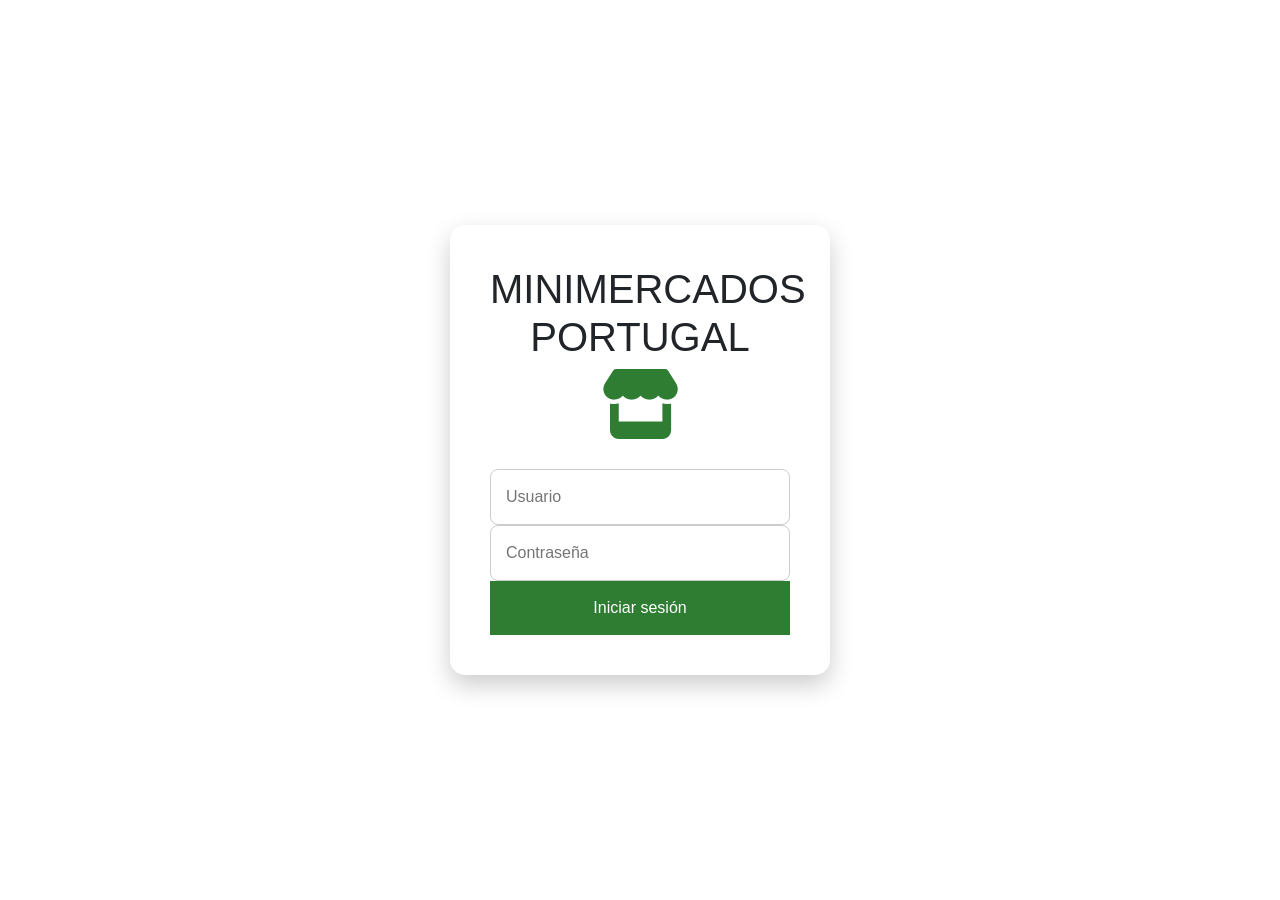
<file: index.html>
<!DOCTYPE html>
<html lang="es">

<head>
    <meta charset="UTF-8">
    <meta name="viewport" content="width=device-width, initial-scale=1.0">
    <title>Minimercados Portugal</title>

    <link rel="stylesheet" href="css/estilos.css">

    <link href="https://cdn.jsdelivr.net/npm/bootstrap@5.3.7/dist/css/bootstrap.min.css" rel="stylesheet">

    <link rel="stylesheet"
        href="https://cdnjs.cloudflare.com/ajax/libs/font-awesome/6.7.2/css/all.min.css">
</head>

<body>

    <div class="login">

        <div class="contenedor">

            <h1>MINIMERCADOS PORTUGAL</h1>

            <i class="fa-solid fa-store icono"></i>

            <input type="text" placeholder="Usuario">

            <input type="password" placeholder="Contraseña">

            <button>Iniciar sesión</button>

        </div>

    </div>

</body>

</html>
</file>
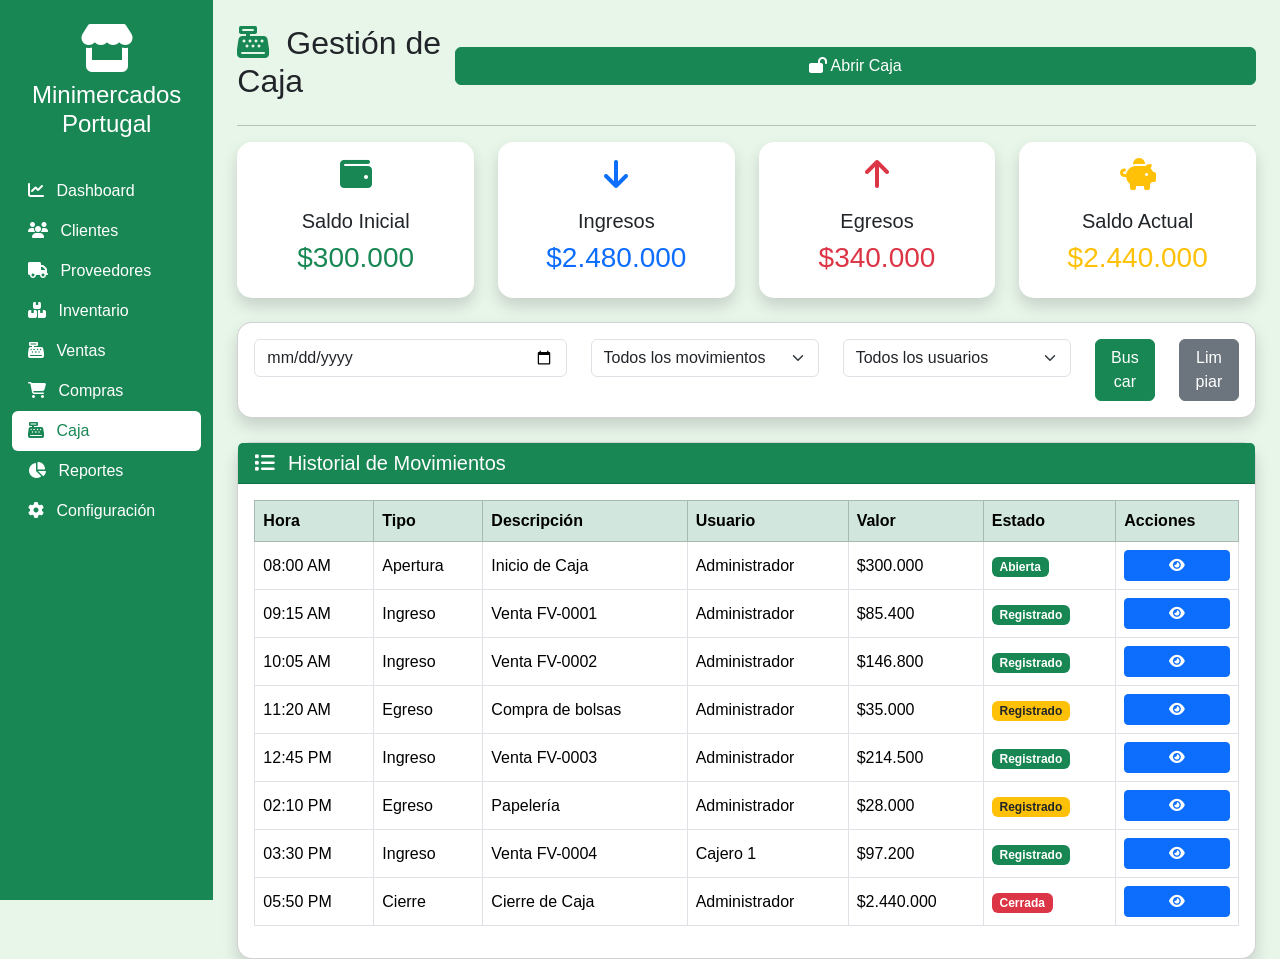
<file: paginas/caja.html>
<!DOCTYPE html>
<html lang="es">

<head>

    <meta charset="UTF-8">
    <meta name="viewport" content="width=device-width, initial-scale=1.0">

    <title>Caja | Minimercados Portugal</title>

    <!-- Bootstrap -->
    <link href="https://cdn.jsdelivr.net/npm/bootstrap@5.3.7/dist/css/bootstrap.min.css" rel="stylesheet">

    <!-- Font Awesome -->
    <link href="https://cdnjs.cloudflare.com/ajax/libs/font-awesome/6.7.2/css/all.min.css" rel="stylesheet">

    <!-- Estilos -->
    <link rel="stylesheet" href="../css/estilos.css">

</head>

<body>

<div class="container-fluid">

<div class="row">

<!--====================================
            MENÚ LATERAL
=====================================-->

<nav class="col-md-2 d-none d-md-block bg-success sidebar vh-100">

<div class="position-sticky">

<div class="text-center py-4">

<i class="fas fa-store fa-3x text-white"></i>

<h4 class="text-white mt-2">

Minimercados Portugal

</h4>

</div>

<ul class="nav flex-column">

<li class="nav-item">
<a class="nav-link text-white" href="dashboard.html">
<i class="fas fa-chart-line me-2"></i>
Dashboard
</a>
</li>

<li class="nav-item">
<a class="nav-link text-white" href="clientes.html">
<i class="fas fa-users me-2"></i>
Clientes
</a>
</li>

<li class="nav-item">
<a class="nav-link text-white" href="proveedores.html">
<i class="fas fa-truck me-2"></i>
Proveedores
</a>
</li>

<li class="nav-item">
<a class="nav-link text-white" href="inventario.html">
<i class="fas fa-boxes me-2"></i>
Inventario
</a>
</li>

<li class="nav-item">
<a class="nav-link text-white" href="ventas.html">
<i class="fas fa-cash-register me-2"></i>
Ventas
</a>
</li>

<li class="nav-item">
<a class="nav-link text-white" href="compras.html">
<i class="fas fa-shopping-cart me-2"></i>
Compras
</a>
</li>

<li class="nav-item">
<a class="nav-link active bg-white text-success rounded" href="caja.html">
<i class="fas fa-cash-register me-2"></i>
Caja
</a>
</li>

<li class="nav-item">
<a class="nav-link text-white" href="#">
<i class="fas fa-chart-pie me-2"></i>
Reportes
</a>
</li>

<li class="nav-item">
<a class="nav-link text-white" href="#">
<i class="fas fa-cog me-2"></i>
Configuración
</a>
</li>

</ul>

</div>

</nav>

<!--====================================
            CONTENIDO
=====================================-->

<main class="col-md-10 ms-sm-auto px-md-4">

<div class="d-flex justify-content-between align-items-center mt-4">

<h2>

<i class="fas fa-cash-register text-success me-2"></i>

Gestión de Caja

</h2>

<button class="btn btn-success"
data-bs-toggle="modal"
data-bs-target="#modalCaja">

<i class="fas fa-lock-open"></i>

Abrir Caja

</button>

</div>

<hr>

<!--====================================
            TARJETAS
=====================================-->

<div class="row">

<div class="col-md-3">

<div class="card shadow border-0">

<div class="card-body text-center">

<i class="fas fa-wallet fa-2x text-success"></i>

<h5 class="mt-3">

Saldo Inicial

</h5>

<h3 class="text-success">

$300.000

</h3>

</div>

</div>

</div>

<div class="col-md-3">

<div class="card shadow border-0">

<div class="card-body text-center">

<i class="fas fa-arrow-down fa-2x text-primary"></i>

<h5 class="mt-3">

Ingresos

</h5>

<h3 class="text-primary">

$2.480.000

</h3>

</div>

</div>

</div>

<div class="col-md-3">

<div class="card shadow border-0">

<div class="card-body text-center">

<i class="fas fa-arrow-up fa-2x text-danger"></i>

<h5 class="mt-3">

Egresos

</h5>

<h3 class="text-danger">

$340.000

</h3>

</div>

</div>

</div>

<div class="col-md-3">

<div class="card shadow border-0">

<div class="card-body text-center">

<i class="fas fa-piggy-bank fa-2x text-warning"></i>

<h5 class="mt-3">

Saldo Actual

</h5>

<h3 class="text-warning">

$2.440.000

</h3>

</div>

</div>

</div>

</div>

<!--====================================
            BUSCADOR
=====================================-->

<div class="card shadow mt-4">

<div class="card-body">

<div class="row">

<div class="col-md-4">

<input
type="date"
class="form-control">

</div>

<div class="col-md-3">

<select class="form-select">

<option>Todos los movimientos</option>
<option>Apertura</option>
<option>Ingreso</option>
<option>Egreso</option>
<option>Cierre</option>

</select>

</div>

<div class="col-md-3">

<select class="form-select">

<option>Todos los usuarios</option>
<option>Administrador</option>
<option>Cajero 1</option>
<option>Cajero 2</option>

</select>

</div>

<div class="col-md-1">

<button class="btn btn-success w-100">

Buscar

</button>

</div>

<div class="col-md-1">

<button class="btn btn-secondary w-100">

Limpiar

</button>

</div>

</div>

</div>

</div>

<!--====================================
        MOVIMIENTOS DE CAJA
=====================================-->

<div class="card shadow mt-4">

    <div class="card-header bg-success text-white">

        <h5 class="mb-0">
            <i class="fas fa-list me-2"></i>
            Historial de Movimientos
        </h5>

    </div>

    <div class="card-body">

        <div class="table-responsive">

            <table class="table table-hover table-bordered align-middle">

                <thead class="table-success">

                    <tr>

                        <th>Hora</th>
                        <th>Tipo</th>
                        <th>Descripción</th>
                        <th>Usuario</th>
                        <th>Valor</th>
                        <th>Estado</th>
                        <th>Acciones</th>

                    </tr>

                </thead>

                <tbody>

                    <tr>
                        <td>08:00 AM</td>
                        <td>Apertura</td>
                        <td>Inicio de Caja</td>
                        <td>Administrador</td>
                        <td>$300.000</td>
                        <td><span class="badge bg-success">Abierta</span></td>
                        <td>
                            <button class="btn btn-primary btn-sm">
                                <i class="fas fa-eye"></i>
                            </button>
                        </td>
                    </tr>

                    <tr>
                        <td>09:15 AM</td>
                        <td>Ingreso</td>
                        <td>Venta FV-0001</td>
                        <td>Administrador</td>
                        <td>$85.400</td>
                        <td><span class="badge bg-success">Registrado</span></td>
                        <td>
                            <button class="btn btn-primary btn-sm">
                                <i class="fas fa-eye"></i>
                            </button>
                        </td>
                    </tr>

                    <tr>
                        <td>10:05 AM</td>
                        <td>Ingreso</td>
                        <td>Venta FV-0002</td>
                        <td>Administrador</td>
                        <td>$146.800</td>
                        <td><span class="badge bg-success">Registrado</span></td>
                        <td>
                            <button class="btn btn-primary btn-sm">
                                <i class="fas fa-eye"></i>
                            </button>
                        </td>
                    </tr>

                    <tr>
                        <td>11:20 AM</td>
                        <td>Egreso</td>
                        <td>Compra de bolsas</td>
                        <td>Administrador</td>
                        <td>$35.000</td>
                        <td><span class="badge bg-warning text-dark">Registrado</span></td>
                        <td>
                            <button class="btn btn-primary btn-sm">
                                <i class="fas fa-eye"></i>
                            </button>
                        </td>
                    </tr>

                    <tr>
                        <td>12:45 PM</td>
                        <td>Ingreso</td>
                        <td>Venta FV-0003</td>
                        <td>Administrador</td>
                        <td>$214.500</td>
                        <td><span class="badge bg-success">Registrado</span></td>
                        <td>
                            <button class="btn btn-primary btn-sm">
                                <i class="fas fa-eye"></i>
                            </button>
                        </td>
                    </tr>

                    <tr>
                        <td>02:10 PM</td>
                        <td>Egreso</td>
                        <td>Papelería</td>
                        <td>Administrador</td>
                        <td>$28.000</td>
                        <td><span class="badge bg-warning text-dark">Registrado</span></td>
                        <td>
                            <button class="btn btn-primary btn-sm">
                                <i class="fas fa-eye"></i>
                            </button>
                        </td>
                    </tr>

                    <tr>
                        <td>03:30 PM</td>
                        <td>Ingreso</td>
                        <td>Venta FV-0004</td>
                        <td>Cajero 1</td>
                        <td>$97.200</td>
                        <td><span class="badge bg-success">Registrado</span></td>
                        <td>
                            <button class="btn btn-primary btn-sm">
                                <i class="fas fa-eye"></i>
                            </button>
                        </td>
                    </tr>

                    <tr>
                        <td>05:50 PM</td>
                        <td>Cierre</td>
                        <td>Cierre de Caja</td>
                        <td>Administrador</td>
                        <td>$2.440.000</td>
                        <td><span class="badge bg-danger">Cerrada</span></td>
                        <td>
                            <button class="btn btn-primary btn-sm">
                                <i class="fas fa-eye"></i>
                            </button>
                        </td>
                    </tr>

                </tbody>

            </table>

        </div>

    </div>

</div>

<!--====================================
        MODAL ABRIR CAJA
=====================================-->

<div class="modal fade" id="modalCaja" tabindex="-1" aria-hidden="true">

    <div class="modal-dialog modal-xl modal-dialog-scrollable">

        <div class="modal-content">

            <!-- Encabezado -->

            <div class="modal-header bg-success text-white">

                <h4 class="modal-title">
                    <i class="fas fa-cash-register me-2"></i>
                    Apertura de Caja
                </h4>

                <button type="button"
                        class="btn-close btn-close-white"
                        data-bs-dismiss="modal">
                </button>

            </div>

            <!-- Cuerpo -->

            <div class="modal-body">

                <div class="row">

                    <div class="col-md-4 mb-3">

                        <label class="form-label">
                            Fecha
                        </label>

                        <input type="date"
                               class="form-control">

                    </div>

                    <div class="col-md-4 mb-3">

                        <label class="form-label">
                            Hora
                        </label>

                        <input type="time"
                               class="form-control">

                    </div>

                    <div class="col-md-4 mb-3">

                        <label class="form-label">
                            Usuario
                        </label>

                        <input type="text"
                               class="form-control"
                               value="Administrador"
                               readonly>

                    </div>

                </div>

                <div class="row">

                    <div class="col-md-6 mb-3">

                        <label class="form-label">
                            Saldo Inicial
                        </label>

                        <input type="number"
                               class="form-control"
                               placeholder="300000">

                    </div>

                    <div class="col-md-6 mb-3">

                        <label class="form-label">
                            Estado
                        </label>

                        <select class="form-select">

                            <option>Abierta</option>
                            <option>Cerrada</option>

                        </select>

                    </div>

                </div>

                <div class="mb-4">

                    <label class="form-label">
                        Observaciones
                    </label>

                    <textarea class="form-control"
                              rows="3"
                              placeholder="Escriba alguna observación sobre la apertura de caja..."></textarea>

                </div>

                <hr>

                <h5 class="text-success">

                    <i class="fas fa-money-bill-wave me-2"></i>

                    Registrar Movimiento

                </h5>

                <div class="row mt-3">

                    <div class="col-md-3">

                        <select class="form-select">

                            <option>Ingreso</option>
                            <option>Egreso</option>

                        </select>

                    </div>

                    <div class="col-md-5">

                        <input type="text"
                               class="form-control"
                               placeholder="Descripción del movimiento">

                    </div>

                    <div class="col-md-2">

                        <input type="number"
                               class="form-control"
                               placeholder="Valor">

                    </div>

                    <div class="col-md-2">

                        <button class="btn btn-success w-100">

                            <i class="fas fa-plus"></i>

                            Agregar

                        </button>

                    </div>

                </div>

                <div class="table-responsive mt-4">

                    <table class="table table-bordered table-hover">

                        <thead class="table-success">

                            <tr>

                                <th>Tipo</th>
                                <th>Descripción</th>
                                <th>Valor</th>
                                <th>Acción</th>

                            </tr>

                        </thead>

                        <tbody>

                            <tr>

                                <td>Ingreso</td>
                                <td>Venta FV-0005</td>
                                <td>$120.000</td>

                                <td>

                                    <button class="btn btn-danger btn-sm">

                                        <i class="fas fa-trash"></i>

                                    </button>

                                </td>

                            </tr>

                            <tr>

                                <td>Egreso</td>
                                <td>Compra de papelería</td>
                                <td>$25.000</td>

                                <td>

                                    <button class="btn btn-danger btn-sm">

                                        <i class="fas fa-trash"></i>

                                    </button>

                                </td>

                            </tr>

                            <tr>

                                <td>Ingreso</td>
                                <td>Venta FV-0006</td>
                                <td>$85.000</td>

                                <td>

                                    <button class="btn btn-danger btn-sm">

                                        <i class="fas fa-trash"></i>

                                    </button>

                                </td>

                            </tr>

                        </tbody>

                    </table>

                </div>

                <!--====================================
        RESUMEN DE CAJA
=====================================-->

<div class="row mt-4">

    <div class="col-md-6">

        <div class="card border-success">

            <div class="card-header bg-success text-white">

                <h5 class="mb-0">
                    <i class="fas fa-chart-line me-2"></i>
                    Resumen del Día
                </h5>

            </div>

            <div class="card-body">

                <div class="d-flex justify-content-between mb-2">
                    <strong>Saldo Inicial</strong>
                    <span>$300.000</span>
                </div>

                <div class="d-flex justify-content-between mb-2">
                    <strong>Total Ingresos</strong>
                    <span class="text-success">$2.480.000</span>
                </div>

                <div class="d-flex justify-content-between mb-2">
                    <strong>Total Egresos</strong>
                    <span class="text-danger">$340.000</span>
                </div>

                <hr>

                <div class="d-flex justify-content-between">

                    <h4 class="text-success">
                        Saldo Final
                    </h4>

                    <h4 class="text-success">
                        $2.440.000
                    </h4>

                </div>

            </div>

        </div>

    </div>

    <div class="col-md-6">

        <div class="card border-primary">

            <div class="card-header bg-primary text-white">

                <h5 class="mb-0">
                    <i class="fas fa-money-check-alt me-2"></i>
                    Formas de Pago
                </h5>

            </div>

            <div class="card-body">

                <div class="d-flex justify-content-between mb-2">
                    <strong>Efectivo</strong>
                    <span>$1.650.000</span>
                </div>

                <div class="d-flex justify-content-between mb-2">
                    <strong>Tarjeta Débito</strong>
                    <span>$420.000</span>
                </div>

                <div class="d-flex justify-content-between mb-2">
                    <strong>Tarjeta Crédito</strong>
                    <span>$180.000</span>
                </div>

                <div class="d-flex justify-content-between mb-2">
                    <strong>Nequi</strong>
                    <span>$110.000</span>
                </div>

                <div class="d-flex justify-content-between mb-2">
                    <strong>Daviplata</strong>
                    <span>$80.000</span>
                </div>

            </div>

        </div>

    </div>

</div>

<!--====================================
            BOTONES
=====================================-->

<div class="mt-4 d-flex justify-content-end gap-2">

    <button
        type="button"
        class="btn btn-secondary"
        data-bs-dismiss="modal">

        <i class="fas fa-times"></i>

        Cancelar

    </button>

    <button
        type="button"
        class="btn btn-warning">

        <i class="fas fa-print"></i>

        Imprimir Arqueo

    </button>

    <button
        type="button"
        class="btn btn-danger">

        <i class="fas fa-lock"></i>

        Cerrar Caja

    </button>

    <button
        type="button"
        class="btn btn-success">

        <i class="fas fa-save"></i>

        Guardar

    </button>

</div>

            </div>

        </div>

    </div>

</div>

<!-- FIN DEL MODAL -->

</main>

</div>

</div>

<!-- Bootstrap JS -->

<script src="https://cdn.jsdelivr.net/npm/bootstrap@5.3.7/dist/js/bootstrap.bundle.min.js"></script>

</body>

</html>
</file>
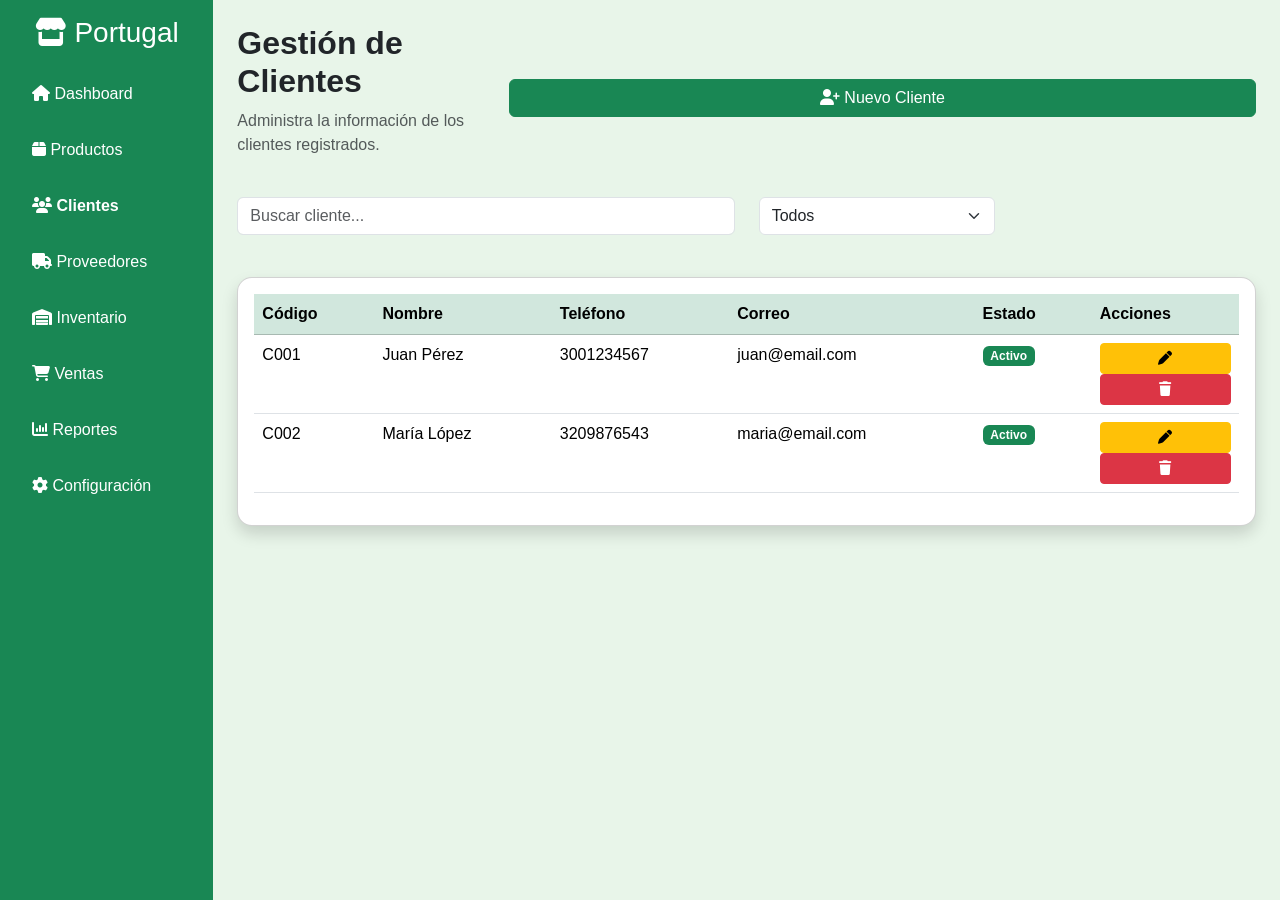
<file: paginas/clientes.html>
<!DOCTYPE html>
<html lang="es">

<head>
    <meta charset="UTF-8">
    <meta name="viewport" content="width=device-width, initial-scale=1.0">

    <title>Clientes | Minimercados Portugal</title>

    <link href="https://cdn.jsdelivr.net/npm/bootstrap@5.3.3/dist/css/bootstrap.min.css" rel="stylesheet">

    <link rel="stylesheet" href="https://cdnjs.cloudflare.com/ajax/libs/font-awesome/6.7.2/css/all.min.css">

    <link rel="stylesheet" href="../css/estilos.css">
</head>

<body>

    <div class="container-fluid">
        <div class="modal fade" id="modalCliente" tabindex="-1" aria-labelledby="modalClienteLabel" aria-hidden="true">
            <div class="modal-dialog modal-lg">
                <div class="modal-content">
                    <div class="modal-header bg-success text-white">
                        <h5 class="modal-title" id="modalClienteLabel">
                            <i class="fa-solid fa-user-plus"></i> Nuevo Cliente
                        </h5>
                        <button type="button" class="btn-close btn-close-white" data-bs-dismiss="modal" aria-label="Close"></button>
                    </div>

                    <div class="modal-body">
                        <div class="row">
                            <div class="col-md-6 mb-3">
                                <label class="form-label">Código</label>
                                <input type="text" class="form-control">
                            </div>

                            <div class="col-md-6 mb-3">
                                <label class="form-label">Nombre</label>
                                <input type="text" class="form-control">
                            </div>

                            <div class="col-md-6 mb-3">
                                <label class="form-label">Teléfono</label>
                                <input type="text" class="form-control">
                            </div>

                            <div class="col-md-6 mb-3">
                                <label class="form-label">Correo</label>
                                <input type="email" class="form-control">
                            </div>

                            <div class="col-md-6 mb-3">
                                <label class="form-label">Dirección</label>
                                <input type="text" class="form-control">
                            </div>

                            <div class="col-md-6 mb-3">
                                <label class="form-label">Estado</label>
                                <select class="form-select">
                                    <option>Activo</option>
                                    <option>Inactivo</option>
                                </select>
                            </div>
                        </div>
                    </div>

                    <div class="modal-footer">
                        <button type="button" class="btn btn-secondary" data-bs-dismiss="modal">Cancelar</button>
                        <button type="button" class="btn btn-success">Guardar Cliente</button>
                    </div>
                </div>
            </div>
        </div>

        <div class="row">
            <nav class="col-md-3 col-lg-2 bg-success text-white vh-100 p-3">
                <h3 class="text-center mb-4">
                    <i class="fa-solid fa-store"></i> Portugal
                </h3>

                <ul class="nav flex-column">
                    <li class="nav-item mb-3">
                        <a href="dashboard.html" class="nav-link text-white">
                            <i class="fa-solid fa-house"></i> Dashboard
                        </a>
                    </li>
                    <li class="nav-item mb-3">
                        <a href="productos.html" class="nav-link text-white">
                            <i class="fa-solid fa-box"></i> Productos
                        </a>
                    </li>
                    <li class="nav-item mb-3">
                        <a href="clientes.html" class="nav-link text-white fw-bold">
                            <i class="fa-solid fa-users"></i> Clientes
                        </a>
                    </li>
                    <li class="nav-item mb-3">
                        <a href="proveedores.html" class="nav-link text-white">
                            <i class="fa-solid fa-truck"></i> Proveedores
                        </a>
                    </li>
                    <li class="nav-item mb-3">
                        <a href="inventario.html" class="nav-link text-white">
                            <i class="fa-solid fa-warehouse"></i> Inventario
                        </a>
                    </li>
                    <li class="nav-item mb-3">
                        <a href="ventas.html" class="nav-link text-white">
                            <i class="fa-solid fa-cart-shopping"></i> Ventas
                        </a>
                    </li>
                    <li class="nav-item mb-3">
                        <a href="reportes.html" class="nav-link text-white">
                            <i class="fa-solid fa-chart-column"></i> Reportes
                        </a>
                    </li>
                    <li class="nav-item">
                        <a href="configuracion.html" class="nav-link text-white">
                            <i class="fa-solid fa-gear"></i> Configuración
                        </a>
                    </li>
                </ul>
            </nav>

            <main class="col-md-9 col-lg-10 p-4">
                <div class="d-flex justify-content-between align-items-center mb-4">
                    <div>
                        <h2 class="fw-bold">Gestión de Clientes</h2>
                        <p class="text-muted">Administra la información de los clientes registrados.</p>
                    </div>

                    <button class="btn btn-success" data-bs-toggle="modal" data-bs-target="#modalCliente">
                        <i class="fa-solid fa-user-plus"></i> Nuevo Cliente
                    </button>
                </div>

                <div class="row mb-4">
                    <div class="col-md-6">
                        <input type="text" class="form-control" placeholder="Buscar cliente...">
                    </div>
                    <div class="col-md-3">
                        <select class="form-select">
                            <option>Todos</option>
                            <option>Activos</option>
                            <option>Inactivos</option>
                        </select>
                    </div>
                </div>

                <div class="card shadow">
                    <div class="card-body">
                        <table class="table table-hover">
                            <thead class="table-success">
                                <tr>
                                    <th>Código</th>
                                    <th>Nombre</th>
                                    <th>Teléfono</th>
                                    <th>Correo</th>
                                    <th>Estado</th>
                                    <th>Acciones</th>
                                </tr>
                            </thead>
                            <tbody>
                                <tr>
                                    <td>C001</td>
                                    <td>Juan Pérez</td>
                                    <td>3001234567</td>
                                    <td>juan@email.com</td>
                                    <td><span class="badge bg-success">Activo</span></td>
                                    <td>
                                        <button class="btn btn-warning btn-sm">
                                            <i class="fa-solid fa-pen"></i>
                                        </button>
                                        <button class="btn btn-danger btn-sm">
                                            <i class="fa-solid fa-trash"></i>
                                        </button>
                                    </td>
                                </tr>
                                <tr>
                                    <td>C002</td>
                                    <td>María López</td>
                                    <td>3209876543</td>
                                    <td>maria@email.com</td>
                                    <td><span class="badge bg-success">Activo</span></td>
                                    <td>
                                        <button class="btn btn-warning btn-sm">
                                            <i class="fa-solid fa-pen"></i>
                                        </button>
                                        <button class="btn btn-danger btn-sm">
                                            <i class="fa-solid fa-trash"></i>
                                        </button>
                                    </td>
                                </tr>
                            </tbody>
                        </table>
                    </div>
                </div>
            </main>
        </div>
    </div>

    <script src="https://cdn.jsdelivr.net/npm/bootstrap@5.3.3/dist/js/bootstrap.bundle.min.js"></script>
</body>

</html>
</file>
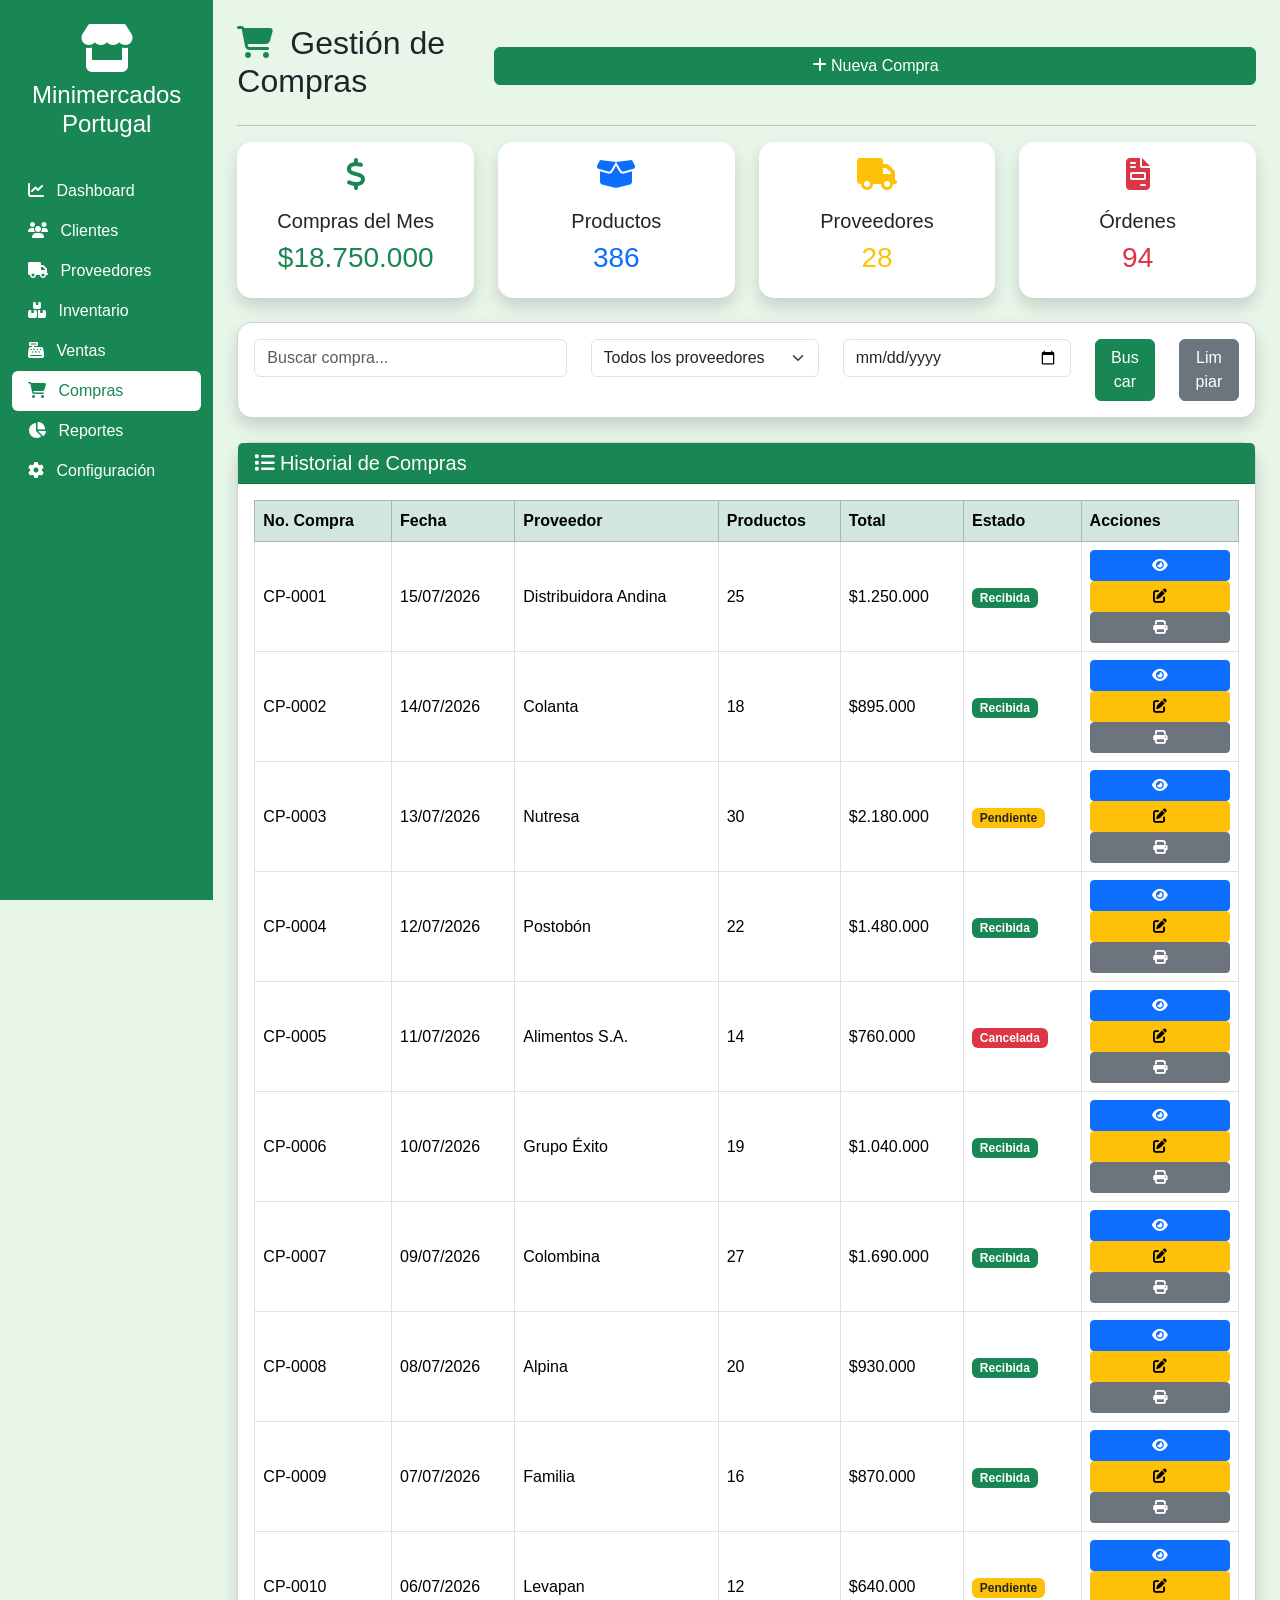
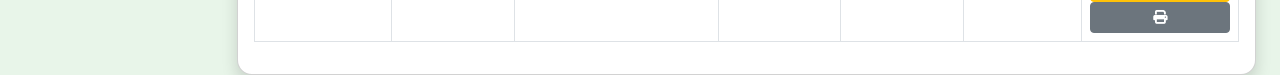
<file: paginas/compras.html>
<!DOCTYPE html>
<html lang="es">

<head>

    <meta charset="UTF-8">
    <meta name="viewport" content="width=device-width, initial-scale=1.0">

    <title>Compras | Minimercados Portugal</title>

    <!-- Bootstrap -->

    <link href="https://cdn.jsdelivr.net/npm/bootstrap@5.3.7/dist/css/bootstrap.min.css" rel="stylesheet">

    <!-- Font Awesome -->

    <link href="https://cdnjs.cloudflare.com/ajax/libs/font-awesome/6.7.2/css/all.min.css" rel="stylesheet">

    <!-- CSS -->

    <link rel="stylesheet" href="../css/estilos.css">

</head>

<body>

<div class="container-fluid">

<div class="row">

<!--====================================
            MENÚ LATERAL
======================================-->

<nav class="col-md-2 d-none d-md-block bg-success sidebar vh-100">

<div class="position-sticky">

<div class="text-center py-4">

<i class="fas fa-store fa-3x text-white"></i>

<h4 class="text-white mt-2">

Minimercados Portugal

</h4>

</div>

<ul class="nav flex-column">

<li class="nav-item">
<a class="nav-link text-white" href="dashboard.html">
<i class="fas fa-chart-line me-2"></i>
Dashboard
</a>
</li>

<li class="nav-item">
<a class="nav-link text-white" href="clientes.html">
<i class="fas fa-users me-2"></i>
Clientes
</a>
</li>

<li class="nav-item">
<a class="nav-link text-white" href="proveedores.html">
<i class="fas fa-truck me-2"></i>
Proveedores
</a>
</li>

<li class="nav-item">
<a class="nav-link text-white" href="inventario.html">
<i class="fas fa-boxes me-2"></i>
Inventario
</a>
</li>

<li class="nav-item">
<a class="nav-link text-white" href="ventas.html">
<i class="fas fa-cash-register me-2"></i>
Ventas
</a>
</li>

<li class="nav-item">
<a class="nav-link active bg-white text-success rounded" href="compras.html">
<i class="fas fa-shopping-cart me-2"></i>
Compras
</a>
</li>

<li class="nav-item">
<a class="nav-link text-white" href="#">
<i class="fas fa-chart-pie me-2"></i>
Reportes
</a>
</li>

<li class="nav-item">
<a class="nav-link text-white" href="#">
<i class="fas fa-cog me-2"></i>
Configuración
</a>
</li>

</ul>

</div>

</nav>

<!--====================================
            CONTENIDO
======================================-->

<main class="col-md-10 ms-sm-auto px-md-4">

<div class="d-flex justify-content-between align-items-center mt-4">

<h2>

<i class="fas fa-shopping-cart text-success me-2"></i>

Gestión de Compras

</h2>

<button
class="btn btn-success"
data-bs-toggle="modal"
data-bs-target="#modalCompra">

<i class="fas fa-plus"></i>

Nueva Compra

</button>

</div>

<hr>

<!--====================================
            TARJETAS
======================================-->

<div class="row">

<div class="col-md-3">

<div class="card shadow border-0">

<div class="card-body text-center">

<i class="fas fa-dollar-sign fa-2x text-success"></i>

<h5 class="mt-3">

Compras del Mes

</h5>

<h3 class="text-success">

$18.750.000

</h3>

</div>

</div>

</div>

<div class="col-md-3">

<div class="card shadow border-0">

<div class="card-body text-center">

<i class="fas fa-box-open fa-2x text-primary"></i>

<h5 class="mt-3">

Productos

</h5>

<h3 class="text-primary">

386

</h3>

</div>

</div>

</div>

<div class="col-md-3">

<div class="card shadow border-0">

<div class="card-body text-center">

<i class="fas fa-truck fa-2x text-warning"></i>

<h5 class="mt-3">

Proveedores

</h5>

<h3 class="text-warning">

28

</h3>

</div>

</div>

</div>

<div class="col-md-3">

<div class="card shadow border-0">

<div class="card-body text-center">

<i class="fas fa-file-invoice fa-2x text-danger"></i>

<h5 class="mt-3">

Órdenes

</h5>

<h3 class="text-danger">

94

</h3>

</div>

</div>

</div>

</div>

<!--====================================
            BUSCADOR
======================================-->

<div class="card shadow mt-4">

<div class="card-body">

<div class="row">

<div class="col-md-4">

<input
type="text"
class="form-control"
placeholder="Buscar compra...">

</div>

<div class="col-md-3">

<select class="form-select">

<option>Todos los proveedores</option>

<option>Distribuidora Andina</option>

<option>Alimentos S.A.</option>

<option>Colanta</option>

<option>Postobón</option>

<option>Nutresa</option>

</select>

</div>

<div class="col-md-3">

<input
type="date"
class="form-control">

</div>

<div class="col-md-1">

<button class="btn btn-success w-100">

Buscar

</button>

</div>

<div class="col-md-1">

<button class="btn btn-secondary w-100">

Limpiar

</button>

</div>

</div>

</div>

</div>

<!--====================================
        HISTORIAL DE COMPRAS
=====================================-->

<div class="card shadow mt-4">

    <div class="card-header bg-success text-white">

        <h5 class="mb-0">
            <i class="fas fa-list"></i>
            Historial de Compras
        </h5>

    </div>

    <div class="card-body">

        <div class="table-responsive">

            <table class="table table-hover table-bordered align-middle">

                <thead class="table-success">

                    <tr>

                        <th>No. Compra</th>
                        <th>Fecha</th>
                        <th>Proveedor</th>
                        <th>Productos</th>
                        <th>Total</th>
                        <th>Estado</th>
                        <th>Acciones</th>

                    </tr>

                </thead>

                <tbody>

                    <tr>
                        <td>CP-0001</td>
                        <td>15/07/2026</td>
                        <td>Distribuidora Andina</td>
                        <td>25</td>
                        <td>$1.250.000</td>
                        <td><span class="badge bg-success">Recibida</span></td>
                        <td>
                            <button class="btn btn-primary btn-sm"><i class="fas fa-eye"></i></button>
                            <button class="btn btn-warning btn-sm"><i class="fas fa-edit"></i></button>
                            <button class="btn btn-secondary btn-sm"><i class="fas fa-print"></i></button>
                        </td>
                    </tr>

                    <tr>
                        <td>CP-0002</td>
                        <td>14/07/2026</td>
                        <td>Colanta</td>
                        <td>18</td>
                        <td>$895.000</td>
                        <td><span class="badge bg-success">Recibida</span></td>
                        <td>
                            <button class="btn btn-primary btn-sm"><i class="fas fa-eye"></i></button>
                            <button class="btn btn-warning btn-sm"><i class="fas fa-edit"></i></button>
                            <button class="btn btn-secondary btn-sm"><i class="fas fa-print"></i></button>
                        </td>
                    </tr>

                    <tr>
                        <td>CP-0003</td>
                        <td>13/07/2026</td>
                        <td>Nutresa</td>
                        <td>30</td>
                        <td>$2.180.000</td>
                        <td><span class="badge bg-warning text-dark">Pendiente</span></td>
                        <td>
                            <button class="btn btn-primary btn-sm"><i class="fas fa-eye"></i></button>
                            <button class="btn btn-warning btn-sm"><i class="fas fa-edit"></i></button>
                            <button class="btn btn-secondary btn-sm"><i class="fas fa-print"></i></button>
                        </td>
                    </tr>

                    <tr>
                        <td>CP-0004</td>
                        <td>12/07/2026</td>
                        <td>Postobón</td>
                        <td>22</td>
                        <td>$1.480.000</td>
                        <td><span class="badge bg-success">Recibida</span></td>
                        <td>
                            <button class="btn btn-primary btn-sm"><i class="fas fa-eye"></i></button>
                            <button class="btn btn-warning btn-sm"><i class="fas fa-edit"></i></button>
                            <button class="btn btn-secondary btn-sm"><i class="fas fa-print"></i></button>
                        </td>
                    </tr>

                    <tr>
                        <td>CP-0005</td>
                        <td>11/07/2026</td>
                        <td>Alimentos S.A.</td>
                        <td>14</td>
                        <td>$760.000</td>
                        <td><span class="badge bg-danger">Cancelada</span></td>
                        <td>
                            <button class="btn btn-primary btn-sm"><i class="fas fa-eye"></i></button>
                            <button class="btn btn-warning btn-sm"><i class="fas fa-edit"></i></button>
                            <button class="btn btn-secondary btn-sm"><i class="fas fa-print"></i></button>
                        </td>
                    </tr>

                    <tr>
                        <td>CP-0006</td>
                        <td>10/07/2026</td>
                        <td>Grupo Éxito</td>
                        <td>19</td>
                        <td>$1.040.000</td>
                        <td><span class="badge bg-success">Recibida</span></td>
                        <td>
                            <button class="btn btn-primary btn-sm"><i class="fas fa-eye"></i></button>
                            <button class="btn btn-warning btn-sm"><i class="fas fa-edit"></i></button>
                            <button class="btn btn-secondary btn-sm"><i class="fas fa-print"></i></button>
                        </td>
                    </tr>

                    <tr>
                        <td>CP-0007</td>
                        <td>09/07/2026</td>
                        <td>Colombina</td>
                        <td>27</td>
                        <td>$1.690.000</td>
                        <td><span class="badge bg-success">Recibida</span></td>
                        <td>
                            <button class="btn btn-primary btn-sm"><i class="fas fa-eye"></i></button>
                            <button class="btn btn-warning btn-sm"><i class="fas fa-edit"></i></button>
                            <button class="btn btn-secondary btn-sm"><i class="fas fa-print"></i></button>
                        </td>
                    </tr>

                    <tr>
                        <td>CP-0008</td>
                        <td>08/07/2026</td>
                        <td>Alpina</td>
                        <td>20</td>
                        <td>$930.000</td>
                        <td><span class="badge bg-success">Recibida</span></td>
                        <td>
                            <button class="btn btn-primary btn-sm"><i class="fas fa-eye"></i></button>
                            <button class="btn btn-warning btn-sm"><i class="fas fa-edit"></i></button>
                            <button class="btn btn-secondary btn-sm"><i class="fas fa-print"></i></button>
                        </td>
                    </tr>

                    <tr>
                        <td>CP-0009</td>
                        <td>07/07/2026</td>
                        <td>Familia</td>
                        <td>16</td>
                        <td>$870.000</td>
                        <td><span class="badge bg-success">Recibida</span></td>
                        <td>
                            <button class="btn btn-primary btn-sm"><i class="fas fa-eye"></i></button>
                            <button class="btn btn-warning btn-sm"><i class="fas fa-edit"></i></button>
                            <button class="btn btn-secondary btn-sm"><i class="fas fa-print"></i></button>
                        </td>
                    </tr>

                    <tr>
                        <td>CP-0010</td>
                        <td>06/07/2026</td>
                        <td>Levapan</td>
                        <td>12</td>
                        <td>$640.000</td>
                        <td><span class="badge bg-warning text-dark">Pendiente</span></td>
                        <td>
                            <button class="btn btn-primary btn-sm"><i class="fas fa-eye"></i></button>
                            <button class="btn btn-warning btn-sm"><i class="fas fa-edit"></i></button>
                            <button class="btn btn-secondary btn-sm"><i class="fas fa-print"></i></button>
                        </td>
                    </tr>

                </tbody>

            </table>

        </div>

    </div>

</div>

<!--====================================
        MODAL NUEVA COMPRA
=====================================-->

<div class="modal fade" id="modalCompra" tabindex="-1" aria-hidden="true">

    <div class="modal-dialog modal-xl modal-dialog-scrollable">

        <div class="modal-content">

            <!-- Encabezado -->

            <div class="modal-header bg-success text-white">

                <h4 class="modal-title">
                    <i class="fas fa-shopping-cart me-2"></i>
                    Nueva Compra
                </h4>

                <button type="button"
                        class="btn-close btn-close-white"
                        data-bs-dismiss="modal">
                </button>

            </div>

            <!-- Cuerpo -->

            <div class="modal-body">

                <div class="row">

                    <div class="col-md-6 mb-3">

                        <label class="form-label">
                            Proveedor
                        </label>

                        <select class="form-select">

                            <option>Seleccione un proveedor</option>
                            <option>Distribuidora Andina</option>
                            <option>Colanta</option>
                            <option>Nutresa</option>
                            <option>Postobón</option>
                            <option>Alpina</option>

                        </select>

                    </div>

                    <div class="col-md-3 mb-3">

                        <label class="form-label">
                            Fecha
                        </label>

                        <input type="date"
                               class="form-control">

                    </div>

                    <div class="col-md-3 mb-3">

                        <label class="form-label">
                            Compra No.
                        </label>

                        <input type="text"
                               class="form-control"
                               value="CP-0011"
                               readonly>

                    </div>

                </div>

                <div class="row">

                    <div class="col-md-4 mb-3">

                        <label class="form-label">
                            Forma de Pago
                        </label>

                        <select class="form-select">

                            <option>Contado</option>
                            <option>Crédito 15 días</option>
                            <option>Crédito 30 días</option>
                            <option>Transferencia</option>

                        </select>

                    </div>

                    <div class="col-md-4 mb-3">

                        <label class="form-label">
                            Responsable
                        </label>

                        <input type="text"
                               class="form-control"
                               value="Administrador">

                    </div>

                    <div class="col-md-4 mb-3">

                        <label class="form-label">
                            Estado
                        </label>

                        <select class="form-select">

                            <option>Recibida</option>
                            <option>Pendiente</option>

                        </select>

                    </div>

                </div>

                <div class="mb-4">

                    <label class="form-label">
                        Observaciones
                    </label>

                    <textarea class="form-control"
                              rows="3"
                              placeholder="Escriba alguna observación de la compra..."></textarea>

                </div>

                <hr>

                <h5 class="text-success">

                    <i class="fas fa-boxes me-2"></i>

                    Productos Comprados

                </h5>

                <div class="row mt-3">

                    <div class="col-md-4">

                        <input type="text"
                               class="form-control"
                               placeholder="Buscar producto">

                    </div>

                    <div class="col-md-2">

                        <input type="number"
                               class="form-control"
                               value="1"
                               placeholder="Cantidad">

                    </div>

                    <div class="col-md-2">

                        <input type="number"
                               class="form-control"
                               placeholder="Costo">

                    </div>

                    <div class="col-md-2">

                        <input type="number"
                               class="form-control"
                               placeholder="IVA %">

                    </div>

                    <div class="col-md-2">

                        <button class="btn btn-success w-100">

                            <i class="fas fa-plus"></i>

                            Agregar

                        </button>

                    </div>

                </div>

                <div class="table-responsive mt-4">

                    <table class="table table-bordered table-hover">

                        <thead class="table-success">

                            <tr>

                                <th>Código</th>
                                <th>Producto</th>
                                <th>Cantidad</th>
                                <th>Costo</th>
                                <th>Subtotal</th>
                                <th>Acción</th>

                            </tr>

                        </thead>

                        <tbody>

                            <tr>

                                <td>P001</td>
                                <td>Arroz Diana 500 g</td>
                                <td>20</td>
                                <td>$3.800</td>
                                <td>$76.000</td>

                                <td>

                                    <button class="btn btn-danger btn-sm">

                                        <i class="fas fa-trash"></i>

                                    </button>

                                </td>

                            </tr>

                            <tr>

                                <td>P002</td>
                                <td>Aceite Premier 1 L</td>
                                <td>15</td>
                                <td>$9.500</td>
                                <td>$142.500</td>

                                <td>

                                    <button class="btn btn-danger btn-sm">

                                        <i class="fas fa-trash"></i>

                                    </button>

                                </td>

                            </tr>

                            <tr>

                                <td>P003</td>
                                <td>Azúcar Manuelita 1 Kg</td>
                                <td>10</td>
                                <td>$4.100</td>
                                <td>$41.000</td>

                                <td>

                                    <button class="btn btn-danger btn-sm">

                                        <i class="fas fa-trash"></i>

                                    </button>

                                </td>

                            </tr>

                        </tbody>

                    </table>

                </div>

                <!--====================================
        RESUMEN DE LA COMPRA
=====================================-->

<div class="row mt-4">

    <div class="col-md-6">

        <div class="card border-success">

            <div class="card-header bg-success text-white">

                <h5 class="mb-0">
                    <i class="fas fa-file-invoice-dollar me-2"></i>
                    Resumen de la Compra
                </h5>

            </div>

            <div class="card-body">

                <div class="d-flex justify-content-between mb-2">

                    <strong>Subtotal</strong>

                    <span>$259.500</span>

                </div>

                <div class="d-flex justify-content-between mb-2">

                    <strong>IVA</strong>

                    <span>$49.305</span>

                </div>

                <div class="d-flex justify-content-between mb-2">

                    <strong>Descuento</strong>

                    <span>$0</span>

                </div>

                <hr>

                <div class="d-flex justify-content-between">

                    <h4 class="text-success">

                        Total Compra

                    </h4>

                    <h4 class="text-success">

                        $308.805

                    </h4>

                </div>

            </div>

        </div>

    </div>

    <div class="col-md-6">

        <div class="card border-primary">

            <div class="card-header bg-primary text-white">

                <h5 class="mb-0">

                    <i class="fas fa-credit-card me-2"></i>

                    Información de Pago

                </h5>

            </div>

            <div class="card-body">

                <div class="mb-3">

                    <label class="form-label">

                        Valor Pagado

                    </label>

                    <input
                        type="number"
                        class="form-control"
                        placeholder="308805">

                </div>

                <div class="mb-3">

                    <label class="form-label">

                        Saldo Pendiente

                    </label>

                    <input
                        type="text"
                        class="form-control"
                        value="$0"
                        readonly>

                </div>

            </div>

        </div>

    </div>

</div>

<!--====================================
            BOTONES
=====================================-->

<div class="mt-4 d-flex justify-content-end gap-2">

    <button
        type="button"
        class="btn btn-secondary"
        data-bs-dismiss="modal">

        <i class="fas fa-times"></i>

        Cancelar

    </button>

    <button
        type="button"
        class="btn btn-warning">

        <i class="fas fa-print"></i>

        Guardar e Imprimir

    </button>

    <button
        type="button"
        class="btn btn-success">

        <i class="fas fa-save"></i>

        Guardar Compra

    </button>

</div>

            </div>

        </div>

    </div>

</div>

<!-- FIN DEL MODAL -->

</main>

</div>

</div>

<!-- Bootstrap -->

<script src="https://cdn.jsdelivr.net/npm/bootstrap@5.3.7/dist/js/bootstrap.bundle.min.js"></script>

</body>

</html>
</file>
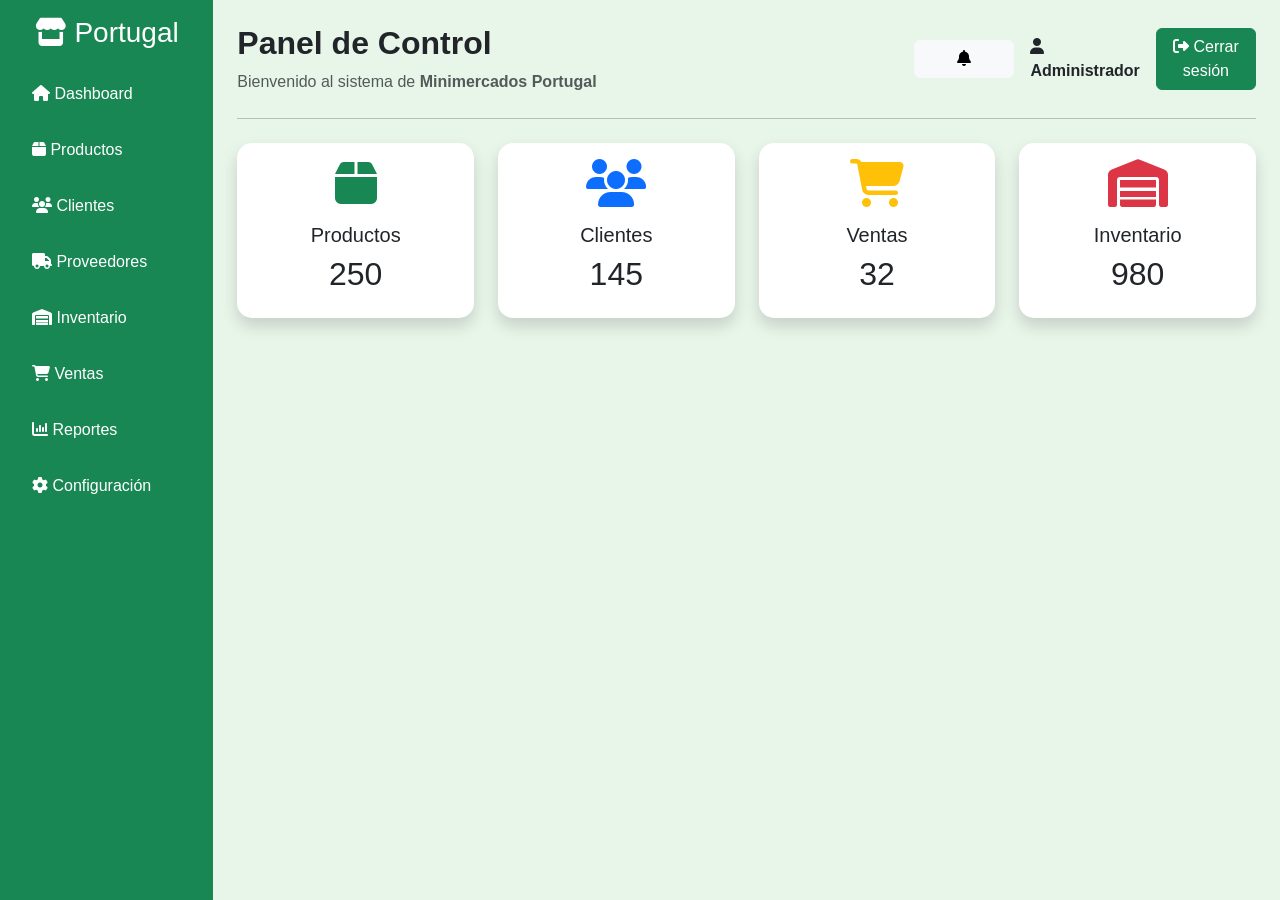
<file: paginas/dashboard.html>
<!DOCTYPE html>
<html lang="es">

<head>
    <meta charset="UTF-8">
    <meta name="viewport" content="width=device-width, initial-scale=1.0">

    <title>Dashboard | Minimercados Portugal</title>

    <!-- Bootstrap -->
    <link href="https://cdn.jsdelivr.net/npm/bootstrap@5.3.7/dist/css/bootstrap.min.css" rel="stylesheet">

    <!-- Font Awesome -->
    <link rel="stylesheet"
        href="https://cdnjs.cloudflare.com/ajax/libs/font-awesome/6.7.2/css/all.min.css">

    <!-- Estilos -->
    <link rel="stylesheet" href="../css/estilos.css">

</head>

<body>
<div class="container-fluid">

    <div class="row">

        <!-- Menú lateral -->
        <nav class="col-md-3 col-lg-2 bg-success text-white vh-100 p-3">

            <h3 class="text-center mb-4">
                <i class="fa-solid fa-store"></i>
                Portugal
            </h3>

            <ul class="nav flex-column">

                <li class="nav-item mb-3">
                    <a href="dashboard.html" class="nav-link text-white">
                        <i class="fa-solid fa-house"></i> Dashboard
                    </a>
                </li>

                <li class="nav-item mb-3">
                    <a href="productos.html" class="nav-link text-white">
                        <i class="fa-solid fa-box"></i> Productos
                    </a>
                </li>

                <li class="nav-item mb-3">
                    <a href="clientes.html" class="nav-link text-white">
                        <i class="fa-solid fa-users"></i> Clientes
                    </a>
                </li>

                <li class="nav-item mb-3">
                    <a href="proveedores.html" class="nav-link text-white">
                        <i class="fa-solid fa-truck"></i> Proveedores
                    </a>
                </li>

                <li class="nav-item mb-3">
                    <a href="inventario.html" class="nav-link text-white">
                        <i class="fa-solid fa-warehouse"></i> Inventario
                    </a>
                </li>

                <li class="nav-item mb-3">
                    <a href="ventas.html" class="nav-link text-white">
                        <i class="fa-solid fa-cart-shopping"></i> Ventas
                    </a>
                </li>

                <li class="nav-item mb-3">
                    <a href="reportes.html" class="nav-link text-white">
                        <i class="fa-solid fa-chart-column"></i> Reportes
                    </a>
                </li>

                <li class="nav-item">
                    <a href="configuracion.html" class="nav-link text-white">
                        <i class="fa-solid fa-gear"></i> Configuración
                    </a>
                </li>

            </ul>

        </nav>

        <!-- Contenido principal -->
        <main class="col-md-9 col-lg-10 p-4">

    <!-- Encabezado -->
    <div class="d-flex justify-content-between align-items-center mb-4">

        <div>
            <h2 class="fw-bold">Panel de Control</h2>
            <p class="text-muted mb-0">
                Bienvenido al sistema de <strong>Minimercados Portugal</strong>
            </p>
        </div>

        <div class="d-flex align-items-center">

            <button class="btn btn-light me-3">
                <i class="fa-solid fa-bell"></i>
            </button>

            <span class="me-3 fw-bold">
                <i class="fa-solid fa-user"></i>
                Administrador
            </span>

            <button class="btn btn-success">
                <i class="fa-solid fa-right-from-bracket"></i>
                Cerrar sesión
            </button>

        </div>

    </div>

    <hr>
<div class="row mt-4">

    <div class="col-md-3 mb-4">
        <div class="card shadow border-0">
            <div class="card-body text-center">
                <i class="fa-solid fa-box fa-3x text-success mb-3"></i>
                <h5>Productos</h5>
                <h2>250</h2>
            </div>
        </div>
    </div>

    <div class="col-md-3 mb-4">
        <div class="card shadow border-0">
            <div class="card-body text-center">
                <i class="fa-solid fa-users fa-3x text-primary mb-3"></i>
                <h5>Clientes</h5>
                <h2>145</h2>
            </div>
        </div>
    </div>

    <div class="col-md-3 mb-4">
        <div class="card shadow border-0">
            <div class="card-body text-center">
                <i class="fa-solid fa-cart-shopping fa-3x text-warning mb-3"></i>
                <h5>Ventas</h5>
                <h2>32</h2>
            </div>
        </div>
    </div>

    <div class="col-md-3 mb-4">
        <div class="card shadow border-0">
            <div class="card-body text-center">
                <i class="fa-solid fa-warehouse fa-3x text-danger mb-3"></i>
                <h5>Inventario</h5>
                <h2>980</h2>
            </div>
        </div>
    </div>

</div>
</main>

    </div>

</div>
</body>

</html>
</file>
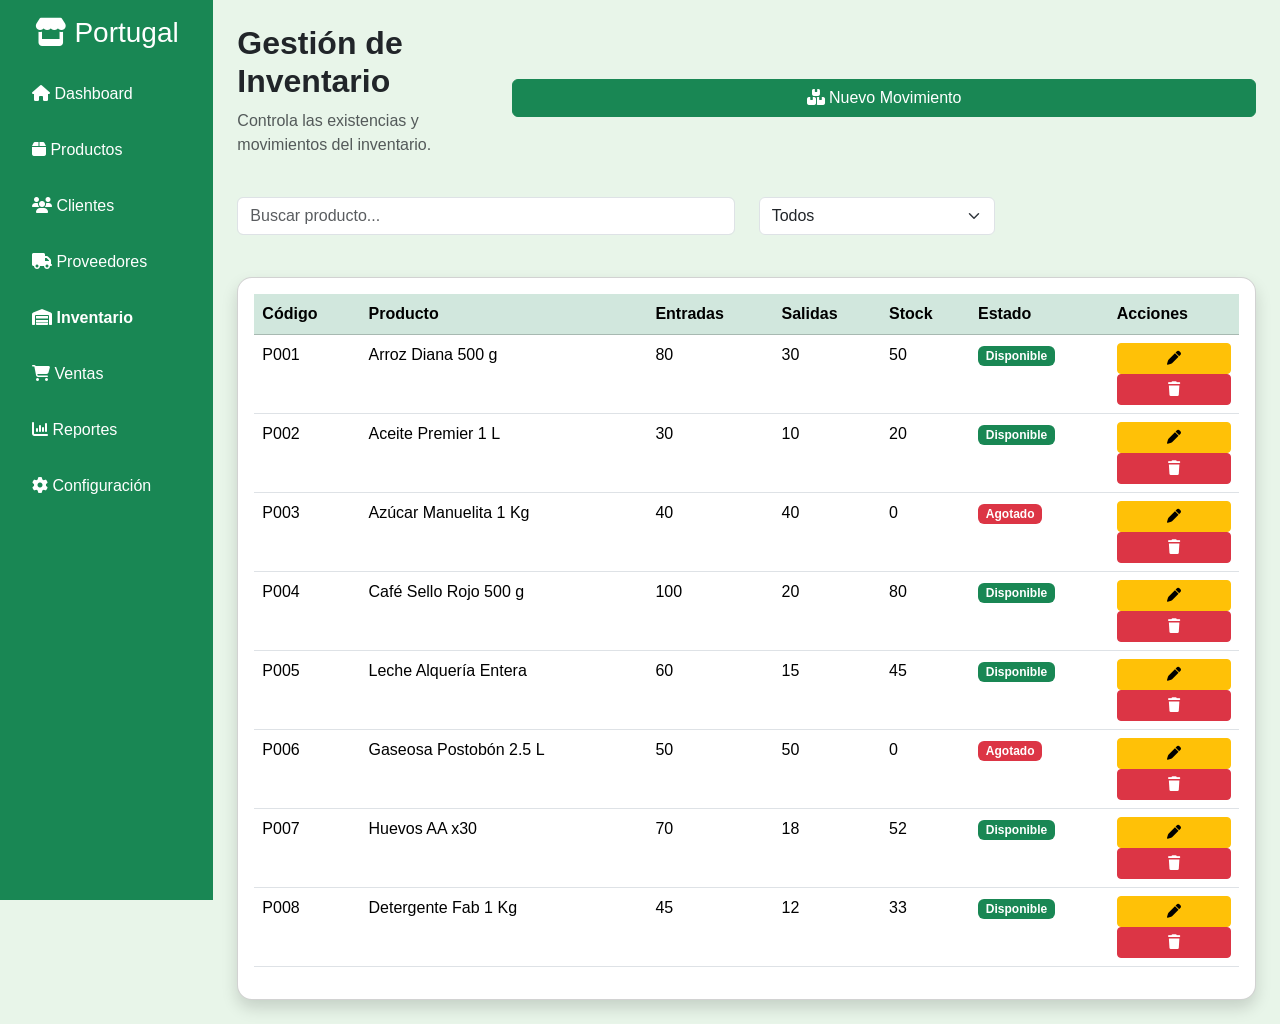
<file: paginas/inventario.html>
<!DOCTYPE html>
<html lang="es">

<head>

    <meta charset="UTF-8">
    <meta name="viewport" content="width=device-width, initial-scale=1.0">

    <title>Inventario | Minimercados Portugal</title>

    <!-- Bootstrap -->
    <link href="https://cdn.jsdelivr.net/npm/bootstrap@5.3.7/dist/css/bootstrap.min.css" rel="stylesheet">

    <!-- Font Awesome -->
    <link rel="stylesheet"
        href="https://cdnjs.cloudflare.com/ajax/libs/font-awesome/6.7.2/css/all.min.css">

    <!-- Estilos -->
    <link rel="stylesheet" href="../css/estilos.css">

</head>

<body>

<div class="container-fluid">

<div class="row">

<!-- ================= MENU ================= -->

<nav class="col-md-3 col-lg-2 bg-success text-white vh-100 p-3">

<h3 class="text-center mb-4">

<i class="fa-solid fa-store"></i>
Portugal

</h3>

<ul class="nav flex-column">

<li class="nav-item mb-3">
<a href="dashboard.html" class="nav-link text-white">
<i class="fa-solid fa-house"></i>
Dashboard
</a>
</li>

<li class="nav-item mb-3">
<a href="productos.html" class="nav-link text-white">
<i class="fa-solid fa-box"></i>
Productos
</a>
</li>

<li class="nav-item mb-3">
<a href="clientes.html" class="nav-link text-white">
<i class="fa-solid fa-users"></i>
Clientes
</a>
</li>

<li class="nav-item mb-3">
<a href="proveedores.html" class="nav-link text-white">
<i class="fa-solid fa-truck"></i>
Proveedores
</a>
</li>

<li class="nav-item mb-3">
<a href="inventario.html" class="nav-link text-white fw-bold">
<i class="fa-solid fa-warehouse"></i>
Inventario
</a>
</li>

<li class="nav-item mb-3">
<a href="ventas.html" class="nav-link text-white">
<i class="fa-solid fa-cart-shopping"></i>
Ventas
</a>
</li>

<li class="nav-item mb-3">
<a href="reportes.html" class="nav-link text-white">
<i class="fa-solid fa-chart-column"></i>
Reportes
</a>
</li>

<li class="nav-item">
<a href="configuracion.html" class="nav-link text-white">
<i class="fa-solid fa-gear"></i>
Configuración
</a>
</li>

</ul>

</nav>

<!-- ================= CONTENIDO ================= -->

<main class="col-md-9 col-lg-10 p-4">

<div class="d-flex justify-content-between align-items-center mb-4">

<div>

<h2 class="fw-bold">
Gestión de Inventario
</h2>

<p class="text-muted">
Controla las existencias y movimientos del inventario.
</p>

</div>

<button
class="btn btn-success"
data-bs-toggle="modal"
data-bs-target="#modalInventario">

<i class="fa-solid fa-boxes-stacked"></i>

Nuevo Movimiento

</button>

</div>

<!-- BUSCADOR -->

<div class="row mb-4">

<div class="col-md-6">

<input
type="text"
class="form-control"
placeholder="Buscar producto...">

</div>

<div class="col-md-3">

<select class="form-select">

<option>Todos</option>
<option>Disponible</option>
<option>Agotado</option>

</select>

</div>

</div>

<!-- TABLA -->

<div class="card shadow">

<div class="card-body">

<table class="table table-hover">

<thead class="table-success">

<tr>

<th>Código</th>
<th>Producto</th>
<th>Entradas</th>
<th>Salidas</th>
<th>Stock</th>
<th>Estado</th>
<th>Acciones</th>

</tr>

</thead>

<tbody>
    <tr>

    <td>P001</td>
    <td>Arroz Diana 500 g</td>
    <td>80</td>
    <td>30</td>
    <td>50</td>

    <td>
        <span class="badge bg-success">Disponible</span>
    </td>

    <td>

        <button class="btn btn-warning btn-sm">
            <i class="fa-solid fa-pen"></i>
        </button>

        <button class="btn btn-danger btn-sm">
            <i class="fa-solid fa-trash"></i>
        </button>

    </td>

</tr>

<tr>

    <td>P002</td>
    <td>Aceite Premier 1 L</td>
    <td>30</td>
    <td>10</td>
    <td>20</td>

    <td>
        <span class="badge bg-success">Disponible</span>
    </td>

    <td>

        <button class="btn btn-warning btn-sm">
            <i class="fa-solid fa-pen"></i>
        </button>

        <button class="btn btn-danger btn-sm">
            <i class="fa-solid fa-trash"></i>
        </button>

    </td>

</tr>

<tr>

    <td>P003</td>
    <td>Azúcar Manuelita 1 Kg</td>
    <td>40</td>
    <td>40</td>
    <td>0</td>

    <td>
        <span class="badge bg-danger">Agotado</span>
    </td>

    <td>

        <button class="btn btn-warning btn-sm">
            <i class="fa-solid fa-pen"></i>
        </button>

        <button class="btn btn-danger btn-sm">
            <i class="fa-solid fa-trash"></i>
        </button>

    </td>

</tr>

<tr>

    <td>P004</td>
    <td>Café Sello Rojo 500 g</td>
    <td>100</td>
    <td>20</td>
    <td>80</td>

    <td>
        <span class="badge bg-success">Disponible</span>
    </td>

    <td>

        <button class="btn btn-warning btn-sm">
            <i class="fa-solid fa-pen"></i>
        </button>

        <button class="btn btn-danger btn-sm">
            <i class="fa-solid fa-trash"></i>
        </button>

    </td>

</tr>

<tr>

    <td>P005</td>
    <td>Leche Alquería Entera</td>
    <td>60</td>
    <td>15</td>
    <td>45</td>

    <td>
        <span class="badge bg-success">Disponible</span>
    </td>

    <td>

        <button class="btn btn-warning btn-sm">
            <i class="fa-solid fa-pen"></i>
        </button>

        <button class="btn btn-danger btn-sm">
            <i class="fa-solid fa-trash"></i>
        </button>

    </td>

</tr>

<tr>

    <td>P006</td>
    <td>Gaseosa Postobón 2.5 L</td>
    <td>50</td>
    <td>50</td>
    <td>0</td>

    <td>
        <span class="badge bg-danger">Agotado</span>
    </td>

    <td>

        <button class="btn btn-warning btn-sm">
            <i class="fa-solid fa-pen"></i>
        </button>

        <button class="btn btn-danger btn-sm">
            <i class="fa-solid fa-trash"></i>
        </button>

    </td>

</tr>

<tr>

    <td>P007</td>
    <td>Huevos AA x30</td>
    <td>70</td>
    <td>18</td>
    <td>52</td>

    <td>
        <span class="badge bg-success">Disponible</span>
    </td>

    <td>

        <button class="btn btn-warning btn-sm">
            <i class="fa-solid fa-pen"></i>
        </button>

        <button class="btn btn-danger btn-sm">
            <i class="fa-solid fa-trash"></i>
        </button>

    </td>

</tr>

<tr>

    <td>P008</td>
    <td>Detergente Fab 1 Kg</td>
    <td>45</td>
    <td>12</td>
    <td>33</td>

    <td>
        <span class="badge bg-success">Disponible</span>
    </td>

    <td>

        <button class="btn btn-warning btn-sm">
            <i class="fa-solid fa-pen"></i>
        </button>

        <button class="btn btn-danger btn-sm">
            <i class="fa-solid fa-trash"></i>
        </button>

    </td>

</tr>

</tbody>

</table>

</div>

</div>

</main>

</div>

</div>
<!-- Modal Nuevo Movimiento -->
<div class="modal fade" id="modalInventario" tabindex="-1" aria-hidden="true">

    <div class="modal-dialog modal-lg">

        <div class="modal-content">

            <div class="modal-header bg-success text-white">

                <h5 class="modal-title">
                    <i class="fa-solid fa-boxes-stacked"></i>
                    Nuevo Movimiento de Inventario
                </h5>

                <button type="button"
                        class="btn-close btn-close-white"
                        data-bs-dismiss="modal">
                </button>

            </div>

            <div class="modal-body">

                <div class="row">

                    <div class="col-md-6 mb-3">
                        <label class="form-label">Código del Producto</label>
                        <input type="text" class="form-control" placeholder="Ej. P009">
                    </div>

                    <div class="col-md-6 mb-3">
                        <label class="form-label">Producto</label>
                        <input type="text" class="form-control" placeholder="Nombre del producto">
                    </div>

                    <div class="col-md-6 mb-3">
                        <label class="form-label">Tipo de Movimiento</label>

                        <select class="form-select">
                            <option>Entrada</option>
                            <option>Salida</option>
                        </select>

                    </div>

                    <div class="col-md-6 mb-3">
                        <label class="form-label">Cantidad</label>
                        <input type="number" class="form-control" placeholder="0">
                    </div>

                    <div class="col-md-12 mb-3">
                        <label class="form-label">Observaciones</label>

                        <textarea
                            class="form-control"
                            rows="3"
                            placeholder="Escriba una observación..."></textarea>

                    </div>

                </div>

            </div>

            <div class="modal-footer">

                <button
                    type="button"
                    class="btn btn-secondary"
                    data-bs-dismiss="modal">

                    Cancelar

                </button>

                <button
                    type="button"
                    class="btn btn-success">

                    Guardar Movimiento

                </button>

            </div>

        </div>

    </div>

</div>

<!-- Bootstrap JS -->
<script src="https://cdn.jsdelivr.net/npm/bootstrap@5.3.7/dist/js/bootstrap.bundle.min.js"></script>

</body>
</html>
</file>
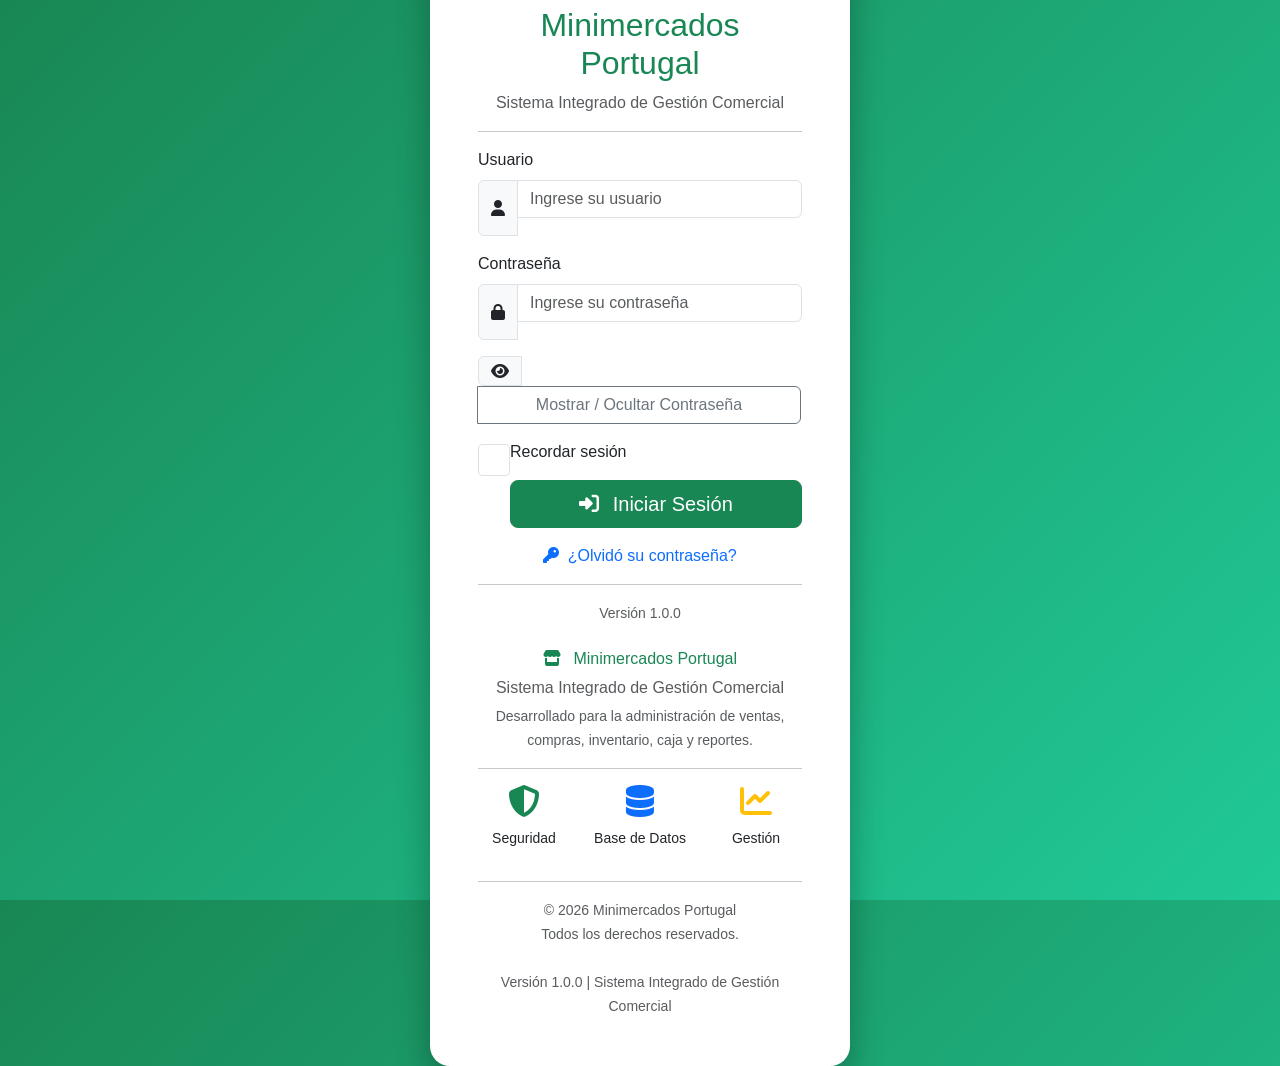
<file: paginas/login.html>
<!DOCTYPE html>
<html lang="es">

<head>

<meta charset="UTF-8">

<meta name="viewport" content="width=device-width, initial-scale=1.0">

<title>Login | Minimercados Portugal</title>

<!-- Bootstrap -->

<link href="https://cdn.jsdelivr.net/npm/bootstrap@5.3.7/dist/css/bootstrap.min.css" rel="stylesheet">

<!-- Font Awesome -->

<link href="https://cdnjs.cloudflare.com/ajax/libs/font-awesome/6.7.2/css/all.min.css" rel="stylesheet">

<!-- Estilos -->

<link rel="stylesheet" href="../css/estilos.css">

<style>

body{

background:linear-gradient(135deg,#198754,#20c997);

height:100vh;

display:flex;

justify-content:center;

align-items:center;

font-family:Arial, Helvetica, sans-serif;

}

.login-card{

width:420px;

border:none;

border-radius:20px;

overflow:hidden;

box-shadow:0px 15px 35px rgba(0,0,0,.30);

}

.logo{

width:100px;

height:100px;

border-radius:50%;

background:#198754;

display:flex;

justify-content:center;

align-items:center;

margin:auto;

color:white;

font-size:45px;

}

</style>

</head>

<body>

<div class="card login-card">

<div class="card-body p-5">

<div class="text-center">

<div class="logo">

<i class="fas fa-store"></i>

</div>

<h2 class="mt-4 text-success">

Minimercados Portugal

</h2>

<p class="text-muted">

Sistema Integrado de Gestión Comercial

</p>

</div>

<hr>

<form>

<div class="mb-3">

<label class="form-label">

Usuario

</label>

<div class="input-group">

<span class="input-group-text">

<i class="fas fa-user"></i>

</span>

<input
type="text"
class="form-control"
placeholder="Ingrese su usuario">

</div>

</div>

<div class="mb-3">

<label class="form-label">

Contraseña

</label>

<div class="input-group">

<span class="input-group-text">

<i class="fas fa-lock"></i>

</span>

<input
type="password"
class="form-control"
placeholder="Ingrese su contraseña">

</div>

</div>

<!--====================================
        OPCIONES DE INICIO DE SESIÓN
=====================================-->

<div class="mb-3">

    <div class="input-group">

        <span class="input-group-text">

            <i class="fas fa-eye"></i>

        </span>

        <button
            type="button"
            class="btn btn-outline-secondary w-100">

            Mostrar / Ocultar Contraseña

        </button>

    </div>

</div>

<div class="form-check mb-3">

    <input
        class="form-check-input"
        type="checkbox"
        id="recordar">

    <label
        class="form-check-label"
        for="recordar">

        Recordar sesión

    </label>

</div>

<div class="d-grid mb-3">

    <button
        type="button"
        class="btn btn-success btn-lg">

        <i class="fas fa-sign-in-alt me-2"></i>

        Iniciar Sesión

    </button>

</div>

<div class="text-center">

    <a
        href="#"
        class="text-decoration-none">

        <i class="fas fa-key me-1"></i>

        ¿Olvidó su contraseña?

    </a>

</div>

<hr>

<div class="text-center">

    <small class="text-muted">

        Versión 1.0.0

    </small>

</div>

<!--====================================
        INFORMACIÓN DEL SISTEMA
=====================================-->

<div class="text-center mt-4">

    <h6 class="text-success">

        <i class="fas fa-store me-2"></i>

        Minimercados Portugal

    </h6>

    <p class="text-muted mb-1">

        Sistema Integrado de Gestión Comercial

    </p>

    <small class="text-muted">

        Desarrollado para la administración de ventas, compras,
        inventario, caja y reportes.

    </small>

</div>

<hr>

<div class="row text-center mt-3">

    <div class="col-4">

        <i class="fas fa-shield-alt fa-2x text-success"></i>

        <p class="small mt-2">

            Seguridad

        </p>

    </div>

    <div class="col-4">

        <i class="fas fa-database fa-2x text-primary"></i>

        <p class="small mt-2">

            Base de Datos

        </p>

    </div>

    <div class="col-4">

        <i class="fas fa-chart-line fa-2x text-warning"></i>

        <p class="small mt-2">

            Gestión

        </p>

    </div>

</div>

<hr>

<div class="text-center">

    <small class="text-muted">

        © 2026 Minimercados Portugal<br>

        Todos los derechos reservados.

    </small>

</div>

</form>

<!--====================================
        PIE DE PÁGINA
=====================================-->

<div class="text-center mt-4">

    <small class="text-muted">

        Versión 1.0.0 | Sistema Integrado de Gestión Comercial

    </small>

</div>

</div>

</div>

<!-- Bootstrap JS -->

<script src="https://cdn.jsdelivr.net/npm/bootstrap@5.3.7/dist/js/bootstrap.bundle.min.js"></script>

</body>

</html>
</file>
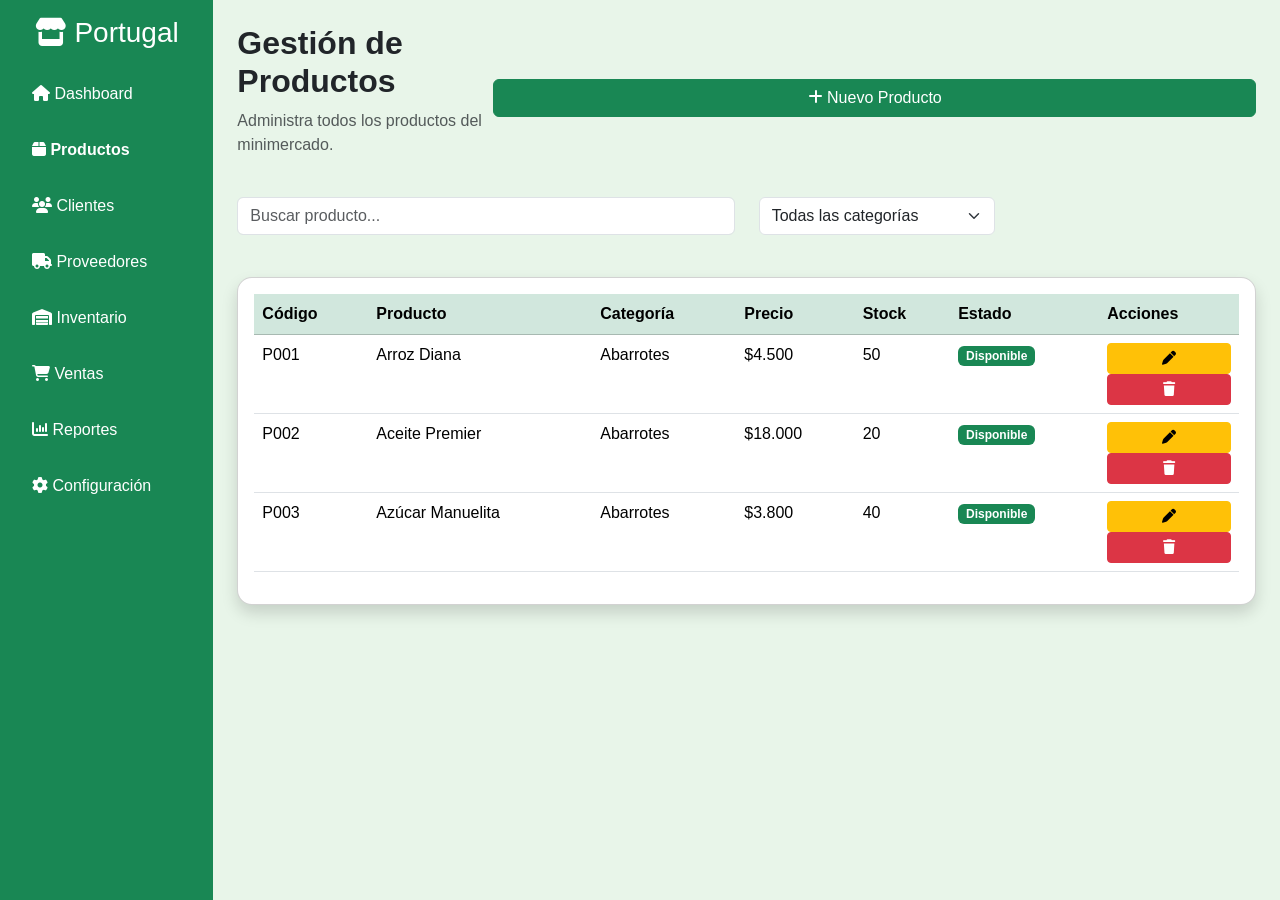
<file: paginas/productos.html>
<!DOCTYPE html>
<html lang="es">

<head>
    <meta charset="UTF-8">
    <meta name="viewport" content="width=device-width, initial-scale=1.0">
    <title>Productos | Minimercados Portugal</title>

    <!-- Bootstrap -->
    <link href="https://cdn.jsdelivr.net/npm/bootstrap@5.3.7/dist/css/bootstrap.min.css" rel="stylesheet">

    <!-- Font Awesome -->
    <link rel="stylesheet"
        href="https://cdnjs.cloudflare.com/ajax/libs/font-awesome/6.7.2/css/all.min.css">

    <!-- CSS -->
    <link rel="stylesheet" href="../css/estilos.css">
</head>

<body>

<div class="container-fluid">

    <div class="row">

        <!-- MENÚ LATERAL -->
        <nav class="col-md-3 col-lg-2 bg-success text-white vh-100 p-3">

            <h3 class="text-center mb-4">
                <i class="fa-solid fa-store"></i>
                Portugal
            </h3>

            <ul class="nav flex-column">

                <li class="nav-item mb-3">
                    <a href="dashboard.html" class="nav-link text-white">
                        <i class="fa-solid fa-house"></i> Dashboard
                    </a>
                </li>

                <li class="nav-item mb-3">
                    <a href="productos.html" class="nav-link text-white fw-bold">
                        <i class="fa-solid fa-box"></i> Productos
                    </a>
                </li>

                <li class="nav-item mb-3">
                    <a href="clientes.html" class="nav-link text-white">
                        <i class="fa-solid fa-users"></i> Clientes
                    </a>
                </li>

                <li class="nav-item mb-3">
                    <a href="proveedores.html" class="nav-link text-white">
                        <i class="fa-solid fa-truck"></i> Proveedores
                    </a>
                </li>

                <li class="nav-item mb-3">
                    <a href="inventario.html" class="nav-link text-white">
                        <i class="fa-solid fa-warehouse"></i> Inventario
                    </a>
                </li>

                <li class="nav-item mb-3">
                    <a href="ventas.html" class="nav-link text-white">
                        <i class="fa-solid fa-cart-shopping"></i> Ventas
                    </a>
                </li>

                <li class="nav-item mb-3">
                    <a href="reportes.html" class="nav-link text-white">
                        <i class="fa-solid fa-chart-column"></i> Reportes
                    </a>
                </li>

                <li class="nav-item">
                    <a href="configuracion.html" class="nav-link text-white">
                        <i class="fa-solid fa-gear"></i> Configuración
                    </a>
                </li>

            </ul>

        </nav>

        <!-- CONTENIDO -->
        <main class="col-md-9 col-lg-10 p-4">

            <div class="d-flex justify-content-between align-items-center mb-4">

                <div>
                    <h2 class="fw-bold">Gestión de Productos</h2>
                    <p class="text-muted">
                        Administra todos los productos del minimercado.
                    </p>
                </div>

                <button class="btn btn-success"
        data-bs-toggle="modal"
        data-bs-target="#modalProducto">

    <i class="fa-solid fa-plus"></i>
    Nuevo Producto

</button>

            </div>

            <!-- Buscador -->
            <div class="row mb-4">

                <div class="col-md-6">
                    <input type="text" class="form-control" placeholder="Buscar producto...">
                </div>

                <div class="col-md-3">
                    <select class="form-select">
                        <option>Todas las categorías</option>
                        <option>Abarrotes</option>
                        <option>Bebidas</option>
                        <option>Lácteos</option>
                        <option>Aseo</option>
                    </select>
                </div>

            </div>

            <!-- Tabla -->
            <div class="card shadow">

                <div class="card-body">

                    <table class="table table-hover">

                        <thead class="table-success">

                            <tr>

                                <th>Código</th>
                                <th>Producto</th>
                                <th>Categoría</th>
                                <th>Precio</th>
                                <th>Stock</th>
                                <th>Estado</th>
                                <th>Acciones</th>

                            </tr>

                        </thead>

                        <tbody>

                            <tr>

                                <td>P001</td>
                                <td>Arroz Diana</td>
                                <td>Abarrotes</td>
                                <td>$4.500</td>
                                <td>50</td>
                                <td><span class="badge bg-success">Disponible</span></td>
                                <td>
                                    <button class="btn btn-warning btn-sm">
                                        <i class="fa-solid fa-pen"></i>
                                    </button>

                                    <button class="btn btn-danger btn-sm">
                                        <i class="fa-solid fa-trash"></i>
                                    </button>
                                </td>

                            </tr>

                            <tr>

                                <td>P002</td>
                                <td>Aceite Premier</td>
                                <td>Abarrotes</td>
                                <td>$18.000</td>
                                <td>20</td>
                                <td><span class="badge bg-success">Disponible</span></td>
                                <td>

                                    <button class="btn btn-warning btn-sm">
                                        <i class="fa-solid fa-pen"></i>
                                    </button>

                                    <button class="btn btn-danger btn-sm">
                                        <i class="fa-solid fa-trash"></i>
                                    </button>

                                </td>

                            </tr>

                            <tr>

                                <td>P003</td>
                                <td>Azúcar Manuelita</td>
                                <td>Abarrotes</td>
                                <td>$3.800</td>
                                <td>40</td>
                                <td><span class="badge bg-success">Disponible</span></td>
                                <td>

                                    <button class="btn btn-warning btn-sm">
                                        <i class="fa-solid fa-pen"></i>
                                    </button>

                                    <button class="btn btn-danger btn-sm">
                                        <i class="fa-solid fa-trash"></i>
                                    </button>

                                </td>

                            </tr>

                        </tbody>

                    </table>

                </div>

            </div>

        </main>

    </div>

</div>
<!-- Modal Nuevo Producto -->

<div class="modal fade" id="modalProducto" tabindex="-1">

    <div class="modal-dialog modal-lg">

        <div class="modal-content">

            <div class="modal-header bg-success text-white">

                <h5 class="modal-title">
                    <i class="fa-solid fa-box"></i>
                    Nuevo Producto
                </h5>

                <button type="button"
                        class="btn-close btn-close-white"
                        data-bs-dismiss="modal">
                </button>

            </div>

            <div class="modal-body">

                <div class="row">

                    <div class="col-md-6 mb-3">

                        <label class="form-label">Código</label>

                        <input type="text"
                               class="form-control"
                               placeholder="Ej: P004">

                    </div>

                    <div class="col-md-6 mb-3">

                        <label class="form-label">Nombre</label>

                        <input type="text"
                               class="form-control"
                               placeholder="Nombre del producto">

                    </div>

                    <div class="col-md-6 mb-3">

                        <label class="form-label">Categoría</label>

                        <select class="form-select">

                            <option>Abarrotes</option>
                            <option>Bebidas</option>
                            <option>Lácteos</option>
                            <option>Aseo</option>

                        </select>

                    </div>

                    <div class="col-md-6 mb-3">

                        <label class="form-label">Proveedor</label>

                        <select class="form-select">

                            <option>Seleccione...</option>
                            <option>Alpina</option>
                            <option>Postobón</option>
                            <option>Nestlé</option>

                        </select>

                    </div>

                    <div class="col-md-6 mb-3">

                        <label class="form-label">Precio</label>

                        <input type="number"
                               class="form-control">

                    </div>

                    <div class="col-md-6 mb-3">

                        <label class="form-label">Stock</label>

                        <input type="number"
                               class="form-control">

                    </div>

                    <div class="col-12">

                        <label class="form-label">Descripción</label>

                        <textarea class="form-control"
                                  rows="3"></textarea>

                    </div>

                </div>

            </div>

            <div class="modal-footer">

                <button class="btn btn-secondary"
                        data-bs-dismiss="modal">

                    Cancelar

                </button>

                <button class="btn btn-success">

                    <i class="fa-solid fa-floppy-disk"></i>

                    Guardar Producto

                </button>

            </div>

        </div>

    </div>

</div>

<script src="https://cdn.jsdelivr.net/npm/bootstrap@5.3.7/dist/js/bootstrap.bundle.min.js"></script>

</body>
</html>
</file>
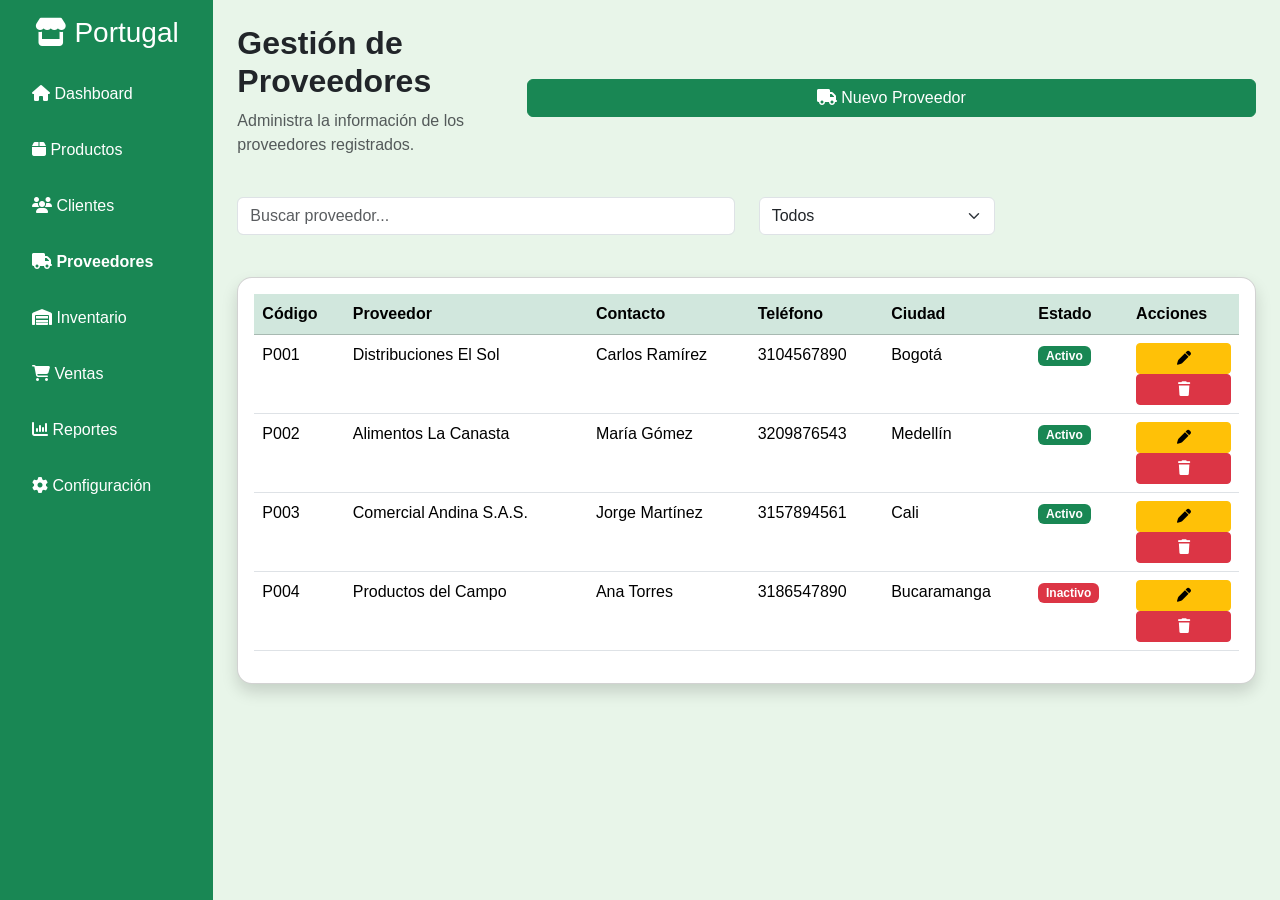
<file: paginas/proveedores.html>
<!DOCTYPE html>
<html lang="es">

<head>
    <meta charset="UTF-8">
    <meta name="viewport" content="width=device-width, initial-scale=1.0">

    <title>Proveedores | Minimercados Portugal</title>

    <!-- Bootstrap -->
    <link href="https://cdn.jsdelivr.net/npm/bootstrap@5.3.7/dist/css/bootstrap.min.css" rel="stylesheet">

    <!-- Font Awesome -->
    <link rel="stylesheet"
        href="https://cdnjs.cloudflare.com/ajax/libs/font-awesome/6.7.2/css/all.min.css">

    <!-- Estilos -->
    <link rel="stylesheet" href="../css/estilos.css">

</head>

<body>

<div class="container-fluid">

    <div class="row">

        <!-- Menú lateral -->
        <nav class="col-md-3 col-lg-2 bg-success text-white vh-100 p-3">

            <h3 class="text-center mb-4">
                <i class="fa-solid fa-store"></i>
                Portugal
            </h3>

            <ul class="nav flex-column">

                <li class="nav-item mb-3">
                    <a href="dashboard.html" class="nav-link text-white">
                        <i class="fa-solid fa-house"></i> Dashboard
                    </a>
                </li>

                <li class="nav-item mb-3">
                    <a href="productos.html" class="nav-link text-white">
                        <i class="fa-solid fa-box"></i> Productos
                    </a>
                </li>

                <li class="nav-item mb-3">
                    <a href="clientes.html" class="nav-link text-white">
                        <i class="fa-solid fa-users"></i> Clientes
                    </a>
                </li>

                <li class="nav-item mb-3">
                    <a href="proveedores.html" class="nav-link text-white fw-bold">
                        <i class="fa-solid fa-truck"></i> Proveedores
                    </a>
                </li>

                <li class="nav-item mb-3">
                    <a href="inventario.html" class="nav-link text-white">
                        <i class="fa-solid fa-warehouse"></i> Inventario
                    </a>
                </li>

                <li class="nav-item mb-3">
                    <a href="ventas.html" class="nav-link text-white">
                        <i class="fa-solid fa-cart-shopping"></i> Ventas
                    </a>
                </li>

                <li class="nav-item mb-3">
                    <a href="reportes.html" class="nav-link text-white">
                        <i class="fa-solid fa-chart-column"></i> Reportes
                    </a>
                </li>

                <li class="nav-item">
                    <a href="configuracion.html" class="nav-link text-white">
                        <i class="fa-solid fa-gear"></i> Configuración
                    </a>
                </li>

            </ul>

        </nav>

        <!-- Contenido -->
        <main class="col-md-9 col-lg-10 p-4">

            <div class="d-flex justify-content-between align-items-center mb-4">

                <div>
                    <h2 class="fw-bold">Gestión de Proveedores</h2>
                    <p class="text-muted">
                        Administra la información de los proveedores registrados.
                    </p>
                </div>

                <button class="btn btn-success"
        data-bs-toggle="modal"
        data-bs-target="#modalProveedor">

    <i class="fa-solid fa-truck"></i>
    Nuevo Proveedor

</button>

            </div>

            <!-- Buscador -->
            <div class="row mb-4">

                <div class="col-md-6">
                    <input type="text"
                           class="form-control"
                           placeholder="Buscar proveedor...">
                </div>

                <div class="col-md-3">
                    <select class="form-select">
                        <option>Todos</option>
                        <option>Activos</option>
                        <option>Inactivos</option>
                    </select>
                </div>

            </div>

            <!-- Tabla -->
            <div class="card shadow">

                <div class="card-body">

                    <table class="table table-hover">

                        <thead class="table-success">

                            <tr>
                                <th>Código</th>
                                <th>Proveedor</th>
                                <th>Contacto</th>
                                <th>Teléfono</th>
                                <th>Ciudad</th>
                                <th>Estado</th>
                                <th>Acciones</th>
                            </tr>

                        </thead>

                        <tbody>

                            <tr>
                                <td>P001</td>
                                <td>Distribuciones El Sol</td>
                                <td>Carlos Ramírez</td>
                                <td>3104567890</td>
                                <td>Bogotá</td>
                                <td>
                                    <span class="badge bg-success">Activo</span>
                                </td>

                                <td>
                                    <button class="btn btn-warning btn-sm">
                                        <i class="fa-solid fa-pen"></i>
                                    </button>

                                    <button class="btn btn-danger btn-sm">
                                        <i class="fa-solid fa-trash"></i>
                                    </button>
                                </td>

                            </tr>

                            <tr>

                                <td>P002</td>
                                <td>Alimentos La Canasta</td>
                                <td>María Gómez</td>
                                <td>3209876543</td>
                                <td>Medellín</td>
                                <td>
                                    <span class="badge bg-success">Activo</span>
                                </td>

                                <td>

                                    <button class="btn btn-warning btn-sm">
                                        <i class="fa-solid fa-pen"></i>
                                    </button>

                                    <button class="btn btn-danger btn-sm">
                                        <i class="fa-solid fa-trash"></i>
                                    </button>

                                </td>

                            </tr>

                            <tr>

                                <td>P003</td>
                                <td>Comercial Andina S.A.S.</td>
                                <td>Jorge Martínez</td>
                                <td>3157894561</td>
                                <td>Cali</td>
                                <td>
                                    <span class="badge bg-success">Activo</span>
                                </td>

                                <td>

                                    <button class="btn btn-warning btn-sm">
                                        <i class="fa-solid fa-pen"></i>
                                    </button>

                                    <button class="btn btn-danger btn-sm">
                                        <i class="fa-solid fa-trash"></i>
                                    </button>

                                </td>

                            </tr>

                            <tr>

                                <td>P004</td>
                                <td>Productos del Campo</td>
                                <td>Ana Torres</td>
                                <td>3186547890</td>
                                <td>Bucaramanga</td>
                                <td>
                                    <span class="badge bg-danger">Inactivo</span>
                                </td>

                                <td>

                                    <button class="btn btn-warning btn-sm">
                                        <i class="fa-solid fa-pen"></i>
                                    </button>

                                    <button class="btn btn-danger btn-sm">
                                        <i class="fa-solid fa-trash"></i>
                                    </button>

                                </td>

                            </tr>

                        </tbody>

                    </table>

                </div>

            </div>

        </main>

    </div>

</div>
<!-- Modal Nuevo Proveedor -->
<div class="modal fade" id="modalProveedor" tabindex="-1">

    <div class="modal-dialog modal-lg">

        <div class="modal-content">

            <div class="modal-header bg-success text-white">

                <h5 class="modal-title">
                    <i class="fa-solid fa-truck"></i>
                    Nuevo Proveedor
                </h5>

                <button type="button"
                        class="btn-close btn-close-white"
                        data-bs-dismiss="modal">
                </button>

            </div>

            <div class="modal-body">

                <div class="row">

                    <div class="col-md-6 mb-3">
                        <label class="form-label">Código</label>
                        <input type="text" class="form-control">
                    </div>

                    <div class="col-md-6 mb-3">
                        <label class="form-label">Proveedor</label>
                        <input type="text" class="form-control">
                    </div>

                    <div class="col-md-6 mb-3">
                        <label class="form-label">Contacto</label>
                        <input type="text" class="form-control">
                    </div>

                    <div class="col-md-6 mb-3">
                        <label class="form-label">Teléfono</label>
                        <input type="text" class="form-control">
                    </div>

                    <div class="col-md-6 mb-3">
                        <label class="form-label">Ciudad</label>
                        <input type="text" class="form-control">
                    </div>

                    <div class="col-md-6 mb-3">
                        <label class="form-label">Estado</label>
                        <select class="form-select">
                            <option>Activo</option>
                            <option>Inactivo</option>
                        </select>
                    </div>

                </div>

            </div>

            <div class="modal-footer">

                <button type="button"
                        class="btn btn-secondary"
                        data-bs-dismiss="modal">
                    Cancelar
                </button>

                <button type="button"
                        class="btn btn-success">
                    Guardar Proveedor
                </button>

            </div>

        </div>

    </div>

</div>
<script src="https://cdn.jsdelivr.net/npm/bootstrap@5.3.7/dist/js/bootstrap.bundle.min.js"></script>
</body>

</html>
</file>
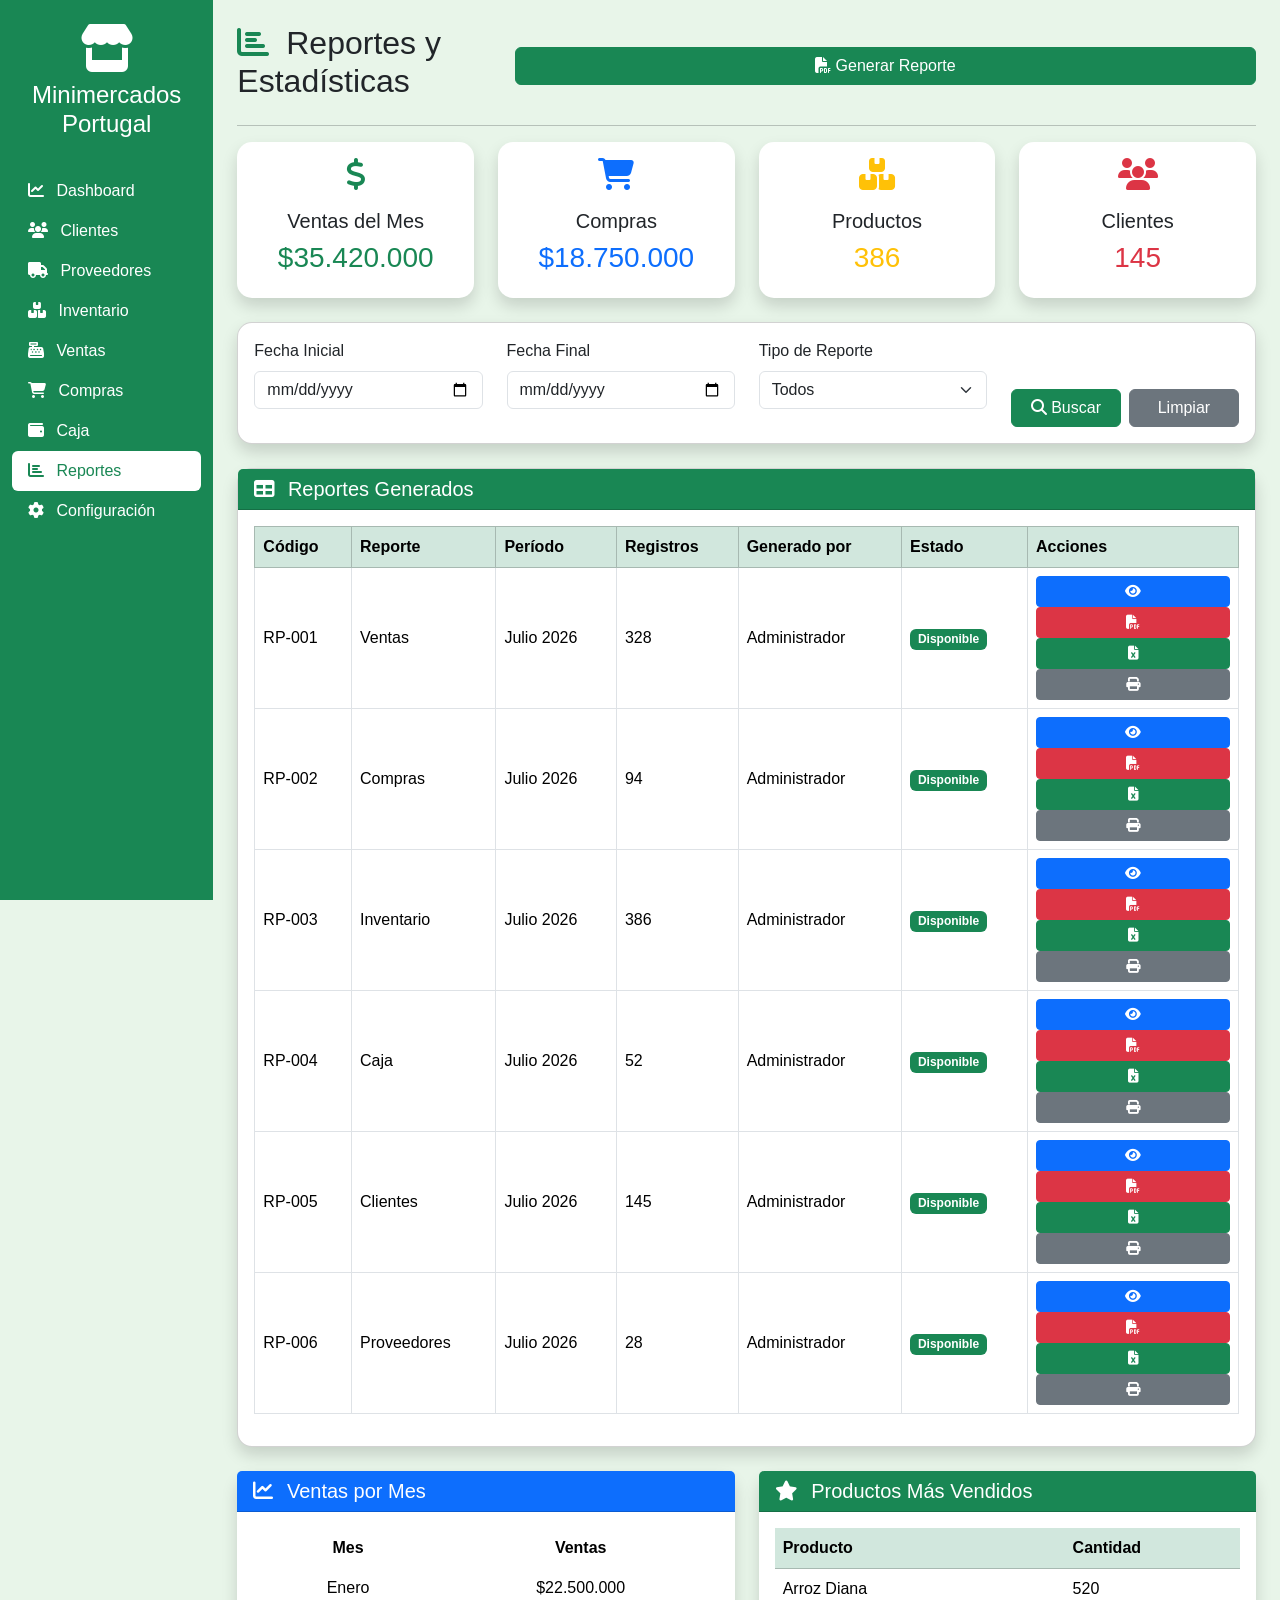
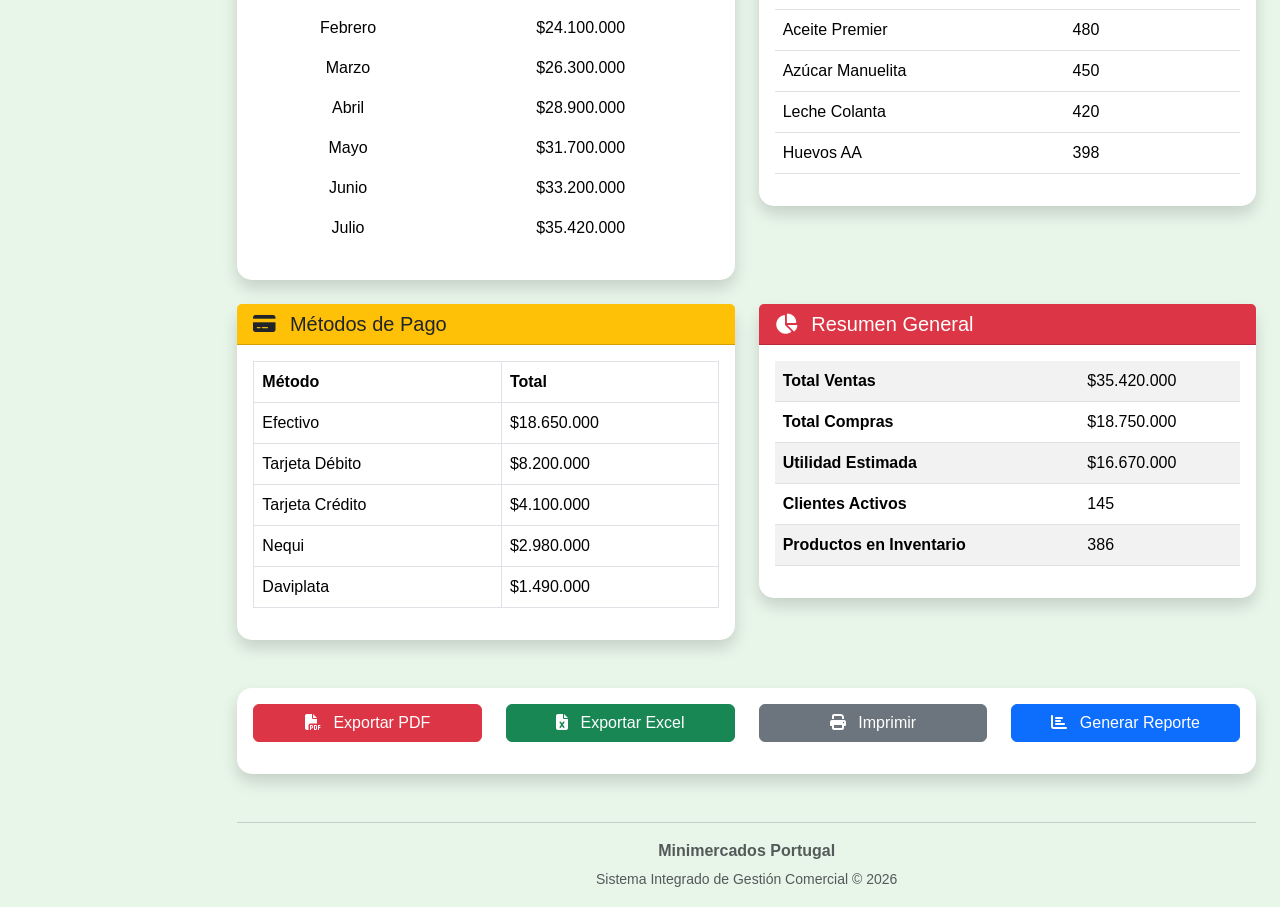
<file: paginas/reportes.html>
<!DOCTYPE html>
<html lang="es">

<head>

    <meta charset="UTF-8">
    <meta name="viewport" content="width=device-width, initial-scale=1.0">

    <title>Reportes | Minimercados Portugal</title>

    <!-- Bootstrap -->
    <link href="https://cdn.jsdelivr.net/npm/bootstrap@5.3.7/dist/css/bootstrap.min.css" rel="stylesheet">

    <!-- Font Awesome -->
    <link href="https://cdnjs.cloudflare.com/ajax/libs/font-awesome/6.7.2/css/all.min.css" rel="stylesheet">

    <!-- Estilos -->
    <link rel="stylesheet" href="../css/estilos.css">

</head>

<body>

<div class="container-fluid">

<div class="row">

<!--====================================
            MENÚ LATERAL
=====================================-->

<nav class="col-md-2 d-none d-md-block bg-success sidebar vh-100">

<div class="position-sticky">

<div class="text-center py-4">

<i class="fas fa-store fa-3x text-white"></i>

<h4 class="text-white mt-2">

Minimercados Portugal

</h4>

</div>

<ul class="nav flex-column">

<li class="nav-item">
<a class="nav-link text-white" href="dashboard.html">
<i class="fas fa-chart-line me-2"></i>
Dashboard
</a>
</li>

<li class="nav-item">
<a class="nav-link text-white" href="clientes.html">
<i class="fas fa-users me-2"></i>
Clientes
</a>
</li>

<li class="nav-item">
<a class="nav-link text-white" href="proveedores.html">
<i class="fas fa-truck me-2"></i>
Proveedores
</a>
</li>

<li class="nav-item">
<a class="nav-link text-white" href="inventario.html">
<i class="fas fa-boxes me-2"></i>
Inventario
</a>
</li>

<li class="nav-item">
<a class="nav-link text-white" href="ventas.html">
<i class="fas fa-cash-register me-2"></i>
Ventas
</a>
</li>

<li class="nav-item">
<a class="nav-link text-white" href="compras.html">
<i class="fas fa-shopping-cart me-2"></i>
Compras
</a>
</li>

<li class="nav-item">
<a class="nav-link text-white" href="caja.html">
<i class="fas fa-wallet me-2"></i>
Caja
</a>
</li>

<li class="nav-item">
<a class="nav-link active bg-white text-success rounded" href="reportes.html">
<i class="fas fa-chart-bar me-2"></i>
Reportes
</a>
</li>

<li class="nav-item">
<a class="nav-link text-white" href="#">
<i class="fas fa-cog me-2"></i>
Configuración
</a>
</li>

</ul>

</div>

</nav>

<!--====================================
            CONTENIDO
=====================================-->

<main class="col-md-10 ms-sm-auto px-md-4">

<div class="d-flex justify-content-between align-items-center mt-4">

<h2>

<i class="fas fa-chart-bar text-success me-2"></i>

Reportes y Estadísticas

</h2>

<button class="btn btn-success">

<i class="fas fa-file-pdf"></i>

Generar Reporte

</button>

</div>

<hr>

<!--====================================
            TARJETAS
=====================================-->

<div class="row">

<div class="col-md-3">

<div class="card shadow border-0">

<div class="card-body text-center">

<i class="fas fa-dollar-sign fa-2x text-success"></i>

<h5 class="mt-3">

Ventas del Mes

</h5>

<h3 class="text-success">

$35.420.000

</h3>

</div>

</div>

</div>

<div class="col-md-3">

<div class="card shadow border-0">

<div class="card-body text-center">

<i class="fas fa-shopping-cart fa-2x text-primary"></i>

<h5 class="mt-3">

Compras

</h5>

<h3 class="text-primary">

$18.750.000

</h3>

</div>

</div>

</div>

<div class="col-md-3">

<div class="card shadow border-0">

<div class="card-body text-center">

<i class="fas fa-boxes fa-2x text-warning"></i>

<h5 class="mt-3">

Productos

</h5>

<h3 class="text-warning">

386

</h3>

</div>

</div>

</div>

<div class="col-md-3">

<div class="card shadow border-0">

<div class="card-body text-center">

<i class="fas fa-users fa-2x text-danger"></i>

<h5 class="mt-3">

Clientes

</h5>

<h3 class="text-danger">

145

</h3>

</div>

</div>

</div>

</div>

<!--====================================
            FILTROS
=====================================-->

<div class="card shadow mt-4">

<div class="card-body">

<div class="row">

<div class="col-md-3">

<label class="form-label">

Fecha Inicial

</label>

<input
type="date"
class="form-control">

</div>

<div class="col-md-3">

<label class="form-label">

Fecha Final

</label>

<input
type="date"
class="form-control">

</div>

<div class="col-md-3">

<label class="form-label">

Tipo de Reporte

</label>

<select class="form-select">

<option>Todos</option>
<option>Ventas</option>
<option>Compras</option>
<option>Inventario</option>
<option>Caja</option>
<option>Clientes</option>
<option>Proveedores</option>

</select>

</div>

<div class="col-md-3 d-flex align-items-end gap-2">

<button class="btn btn-success w-100">

<i class="fas fa-search"></i>

Buscar

</button>

<button class="btn btn-secondary w-100">

Limpiar

</button>

</div>

</div>

</div>

</div>

<!--====================================
        TABLA DE REPORTES
=====================================-->

<div class="card shadow mt-4">

    <div class="card-header bg-success text-white">

        <h5 class="mb-0">
            <i class="fas fa-table me-2"></i>
            Reportes Generados
        </h5>

    </div>

    <div class="card-body">

        <div class="table-responsive">

            <table class="table table-hover table-bordered align-middle">

                <thead class="table-success">

                    <tr>

                        <th>Código</th>
                        <th>Reporte</th>
                        <th>Período</th>
                        <th>Registros</th>
                        <th>Generado por</th>
                        <th>Estado</th>
                        <th>Acciones</th>

                    </tr>

                </thead>

                <tbody>

                    <tr>
                        <td>RP-001</td>
                        <td>Ventas</td>
                        <td>Julio 2026</td>
                        <td>328</td>
                        <td>Administrador</td>
                        <td><span class="badge bg-success">Disponible</span></td>
                        <td>
                            <button class="btn btn-primary btn-sm">
                                <i class="fas fa-eye"></i>
                            </button>
                            <button class="btn btn-danger btn-sm">
                                <i class="fas fa-file-pdf"></i>
                            </button>
                            <button class="btn btn-success btn-sm">
                                <i class="fas fa-file-excel"></i>
                            </button>
                            <button class="btn btn-secondary btn-sm">
                                <i class="fas fa-print"></i>
                            </button>
                        </td>
                    </tr>

                    <tr>
                        <td>RP-002</td>
                        <td>Compras</td>
                        <td>Julio 2026</td>
                        <td>94</td>
                        <td>Administrador</td>
                        <td><span class="badge bg-success">Disponible</span></td>
                        <td>
                            <button class="btn btn-primary btn-sm"><i class="fas fa-eye"></i></button>
                            <button class="btn btn-danger btn-sm"><i class="fas fa-file-pdf"></i></button>
                            <button class="btn btn-success btn-sm"><i class="fas fa-file-excel"></i></button>
                            <button class="btn btn-secondary btn-sm"><i class="fas fa-print"></i></button>
                        </td>
                    </tr>

                    <tr>
                        <td>RP-003</td>
                        <td>Inventario</td>
                        <td>Julio 2026</td>
                        <td>386</td>
                        <td>Administrador</td>
                        <td><span class="badge bg-success">Disponible</span></td>
                        <td>
                            <button class="btn btn-primary btn-sm"><i class="fas fa-eye"></i></button>
                            <button class="btn btn-danger btn-sm"><i class="fas fa-file-pdf"></i></button>
                            <button class="btn btn-success btn-sm"><i class="fas fa-file-excel"></i></button>
                            <button class="btn btn-secondary btn-sm"><i class="fas fa-print"></i></button>
                        </td>
                    </tr>

                    <tr>
                        <td>RP-004</td>
                        <td>Caja</td>
                        <td>Julio 2026</td>
                        <td>52</td>
                        <td>Administrador</td>
                        <td><span class="badge bg-success">Disponible</span></td>
                        <td>
                            <button class="btn btn-primary btn-sm"><i class="fas fa-eye"></i></button>
                            <button class="btn btn-danger btn-sm"><i class="fas fa-file-pdf"></i></button>
                            <button class="btn btn-success btn-sm"><i class="fas fa-file-excel"></i></button>
                            <button class="btn btn-secondary btn-sm"><i class="fas fa-print"></i></button>
                        </td>
                    </tr>

                    <tr>
                        <td>RP-005</td>
                        <td>Clientes</td>
                        <td>Julio 2026</td>
                        <td>145</td>
                        <td>Administrador</td>
                        <td><span class="badge bg-success">Disponible</span></td>
                        <td>
                            <button class="btn btn-primary btn-sm"><i class="fas fa-eye"></i></button>
                            <button class="btn btn-danger btn-sm"><i class="fas fa-file-pdf"></i></button>
                            <button class="btn btn-success btn-sm"><i class="fas fa-file-excel"></i></button>
                            <button class="btn btn-secondary btn-sm"><i class="fas fa-print"></i></button>
                        </td>
                    </tr>

                    <tr>
                        <td>RP-006</td>
                        <td>Proveedores</td>
                        <td>Julio 2026</td>
                        <td>28</td>
                        <td>Administrador</td>
                        <td><span class="badge bg-success">Disponible</span></td>
                        <td>
                            <button class="btn btn-primary btn-sm"><i class="fas fa-eye"></i></button>
                            <button class="btn btn-danger btn-sm"><i class="fas fa-file-pdf"></i></button>
                            <button class="btn btn-success btn-sm"><i class="fas fa-file-excel"></i></button>
                            <button class="btn btn-secondary btn-sm"><i class="fas fa-print"></i></button>
                        </td>
                    </tr>

                </tbody>

            </table>

        </div>

    </div>

</div>

<!--====================================
        GRÁFICOS Y ESTADÍSTICAS
=====================================-->

<div class="row mt-4">

    <!-- Ventas por Mes -->

    <div class="col-md-6 mb-4">

        <div class="card shadow border-0">

            <div class="card-header bg-primary text-white">

                <h5 class="mb-0">
                    <i class="fas fa-chart-line me-2"></i>
                    Ventas por Mes
                </h5>

            </div>

            <div class="card-body">

                <table class="table table-borderless text-center">

                    <thead>

                        <tr>

                            <th>Mes</th>
                            <th>Ventas</th>

                        </tr>

                    </thead>

                    <tbody>

                        <tr><td>Enero</td><td>$22.500.000</td></tr>
                        <tr><td>Febrero</td><td>$24.100.000</td></tr>
                        <tr><td>Marzo</td><td>$26.300.000</td></tr>
                        <tr><td>Abril</td><td>$28.900.000</td></tr>
                        <tr><td>Mayo</td><td>$31.700.000</td></tr>
                        <tr><td>Junio</td><td>$33.200.000</td></tr>
                        <tr><td>Julio</td><td>$35.420.000</td></tr>

                    </tbody>

                </table>

            </div>

        </div>

    </div>

    <!-- Productos Más Vendidos -->

    <div class="col-md-6 mb-4">

        <div class="card shadow border-0">

            <div class="card-header bg-success text-white">

                <h5 class="mb-0">
                    <i class="fas fa-star me-2"></i>
                    Productos Más Vendidos
                </h5>

            </div>

            <div class="card-body">

                <table class="table table-hover">

                    <thead class="table-success">

                        <tr>

                            <th>Producto</th>
                            <th>Cantidad</th>

                        </tr>

                    </thead>

                    <tbody>

                        <tr><td>Arroz Diana</td><td>520</td></tr>
                        <tr><td>Aceite Premier</td><td>480</td></tr>
                        <tr><td>Azúcar Manuelita</td><td>450</td></tr>
                        <tr><td>Leche Colanta</td><td>420</td></tr>
                        <tr><td>Huevos AA</td><td>398</td></tr>

                    </tbody>

                </table>

            </div>

        </div>

    </div>

</div>

<div class="row">

    <!-- Métodos de Pago -->

    <div class="col-md-6 mb-4">

        <div class="card shadow border-0">

            <div class="card-header bg-warning">

                <h5 class="mb-0">

                    <i class="fas fa-credit-card me-2"></i>

                    Métodos de Pago

                </h5>

            </div>

            <div class="card-body">

                <table class="table table-bordered">

                    <thead>

                        <tr>

                            <th>Método</th>
                            <th>Total</th>

                        </tr>

                    </thead>

                    <tbody>

                        <tr><td>Efectivo</td><td>$18.650.000</td></tr>
                        <tr><td>Tarjeta Débito</td><td>$8.200.000</td></tr>
                        <tr><td>Tarjeta Crédito</td><td>$4.100.000</td></tr>
                        <tr><td>Nequi</td><td>$2.980.000</td></tr>
                        <tr><td>Daviplata</td><td>$1.490.000</td></tr>

                    </tbody>

                </table>

            </div>

        </div>

    </div>

    <!-- Resumen General -->

    <div class="col-md-6 mb-4">

        <div class="card shadow border-0">

            <div class="card-header bg-danger text-white">

                <h5 class="mb-0">

                    <i class="fas fa-chart-pie me-2"></i>

                    Resumen General

                </h5>

            </div>

            <div class="card-body">

                <table class="table table-striped">

                    <tbody>

                        <tr>

                            <th>Total Ventas</th>

                            <td>$35.420.000</td>

                        </tr>

                        <tr>

                            <th>Total Compras</th>

                            <td>$18.750.000</td>

                        </tr>

                        <tr>

                            <th>Utilidad Estimada</th>

                            <td>$16.670.000</td>

                        </tr>

                        <tr>

                            <th>Clientes Activos</th>

                            <td>145</td>

                        </tr>

                        <tr>

                            <th>Productos en Inventario</th>

                            <td>386</td>

                        </tr>

                    </tbody>

                </table>

            </div>

        </div>

    </div>

</div>

<!--====================================
        BOTONES DE ACCIÓN
=====================================-->

<div class="card shadow border-0 mt-4">

    <div class="card-body">

        <div class="row text-center">

            <div class="col-md-3 mb-3">

                <button class="btn btn-danger w-100">

                    <i class="fas fa-file-pdf me-2"></i>

                    Exportar PDF

                </button>

            </div>

            <div class="col-md-3 mb-3">

                <button class="btn btn-success w-100">

                    <i class="fas fa-file-excel me-2"></i>

                    Exportar Excel

                </button>

            </div>

            <div class="col-md-3 mb-3">

                <button class="btn btn-secondary w-100">

                    <i class="fas fa-print me-2"></i>

                    Imprimir

                </button>

            </div>

            <div class="col-md-3 mb-3">

                <button class="btn btn-primary w-100">

                    <i class="fas fa-chart-bar me-2"></i>

                    Generar Reporte

                </button>

            </div>

        </div>

    </div>

</div>

<!--====================================
        PIE DE PÁGINA
=====================================-->

<footer class="mt-5 mb-3">

    <div class="text-center text-muted">

        <hr>

        <p class="mb-1">

            <strong>Minimercados Portugal</strong>

        </p>

        <small>

            Sistema Integrado de Gestión Comercial © 2026

        </small>

    </div>

</footer>

</main>

</div>

</div>

<!-- Bootstrap JS -->

<script src="https://cdn.jsdelivr.net/npm/bootstrap@5.3.7/dist/js/bootstrap.bundle.min.js"></script>

</body>

</html>
</file>
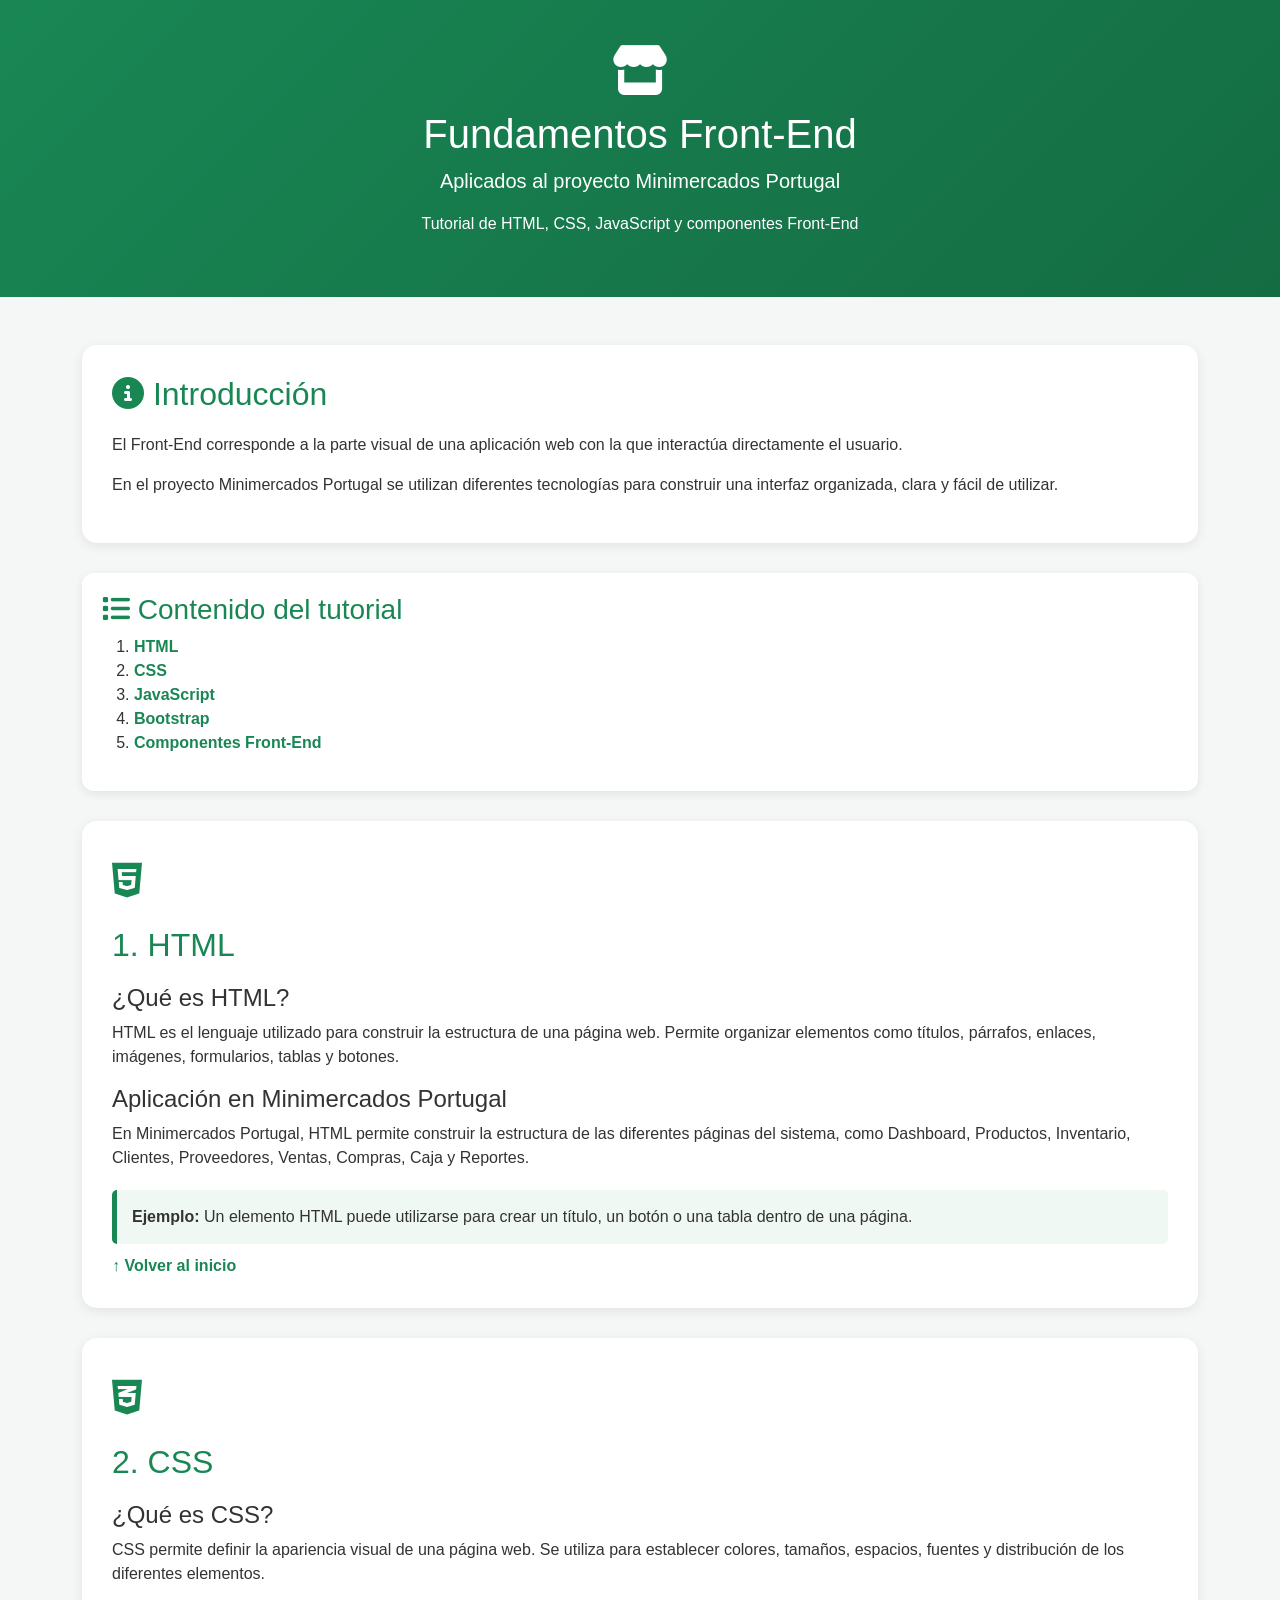
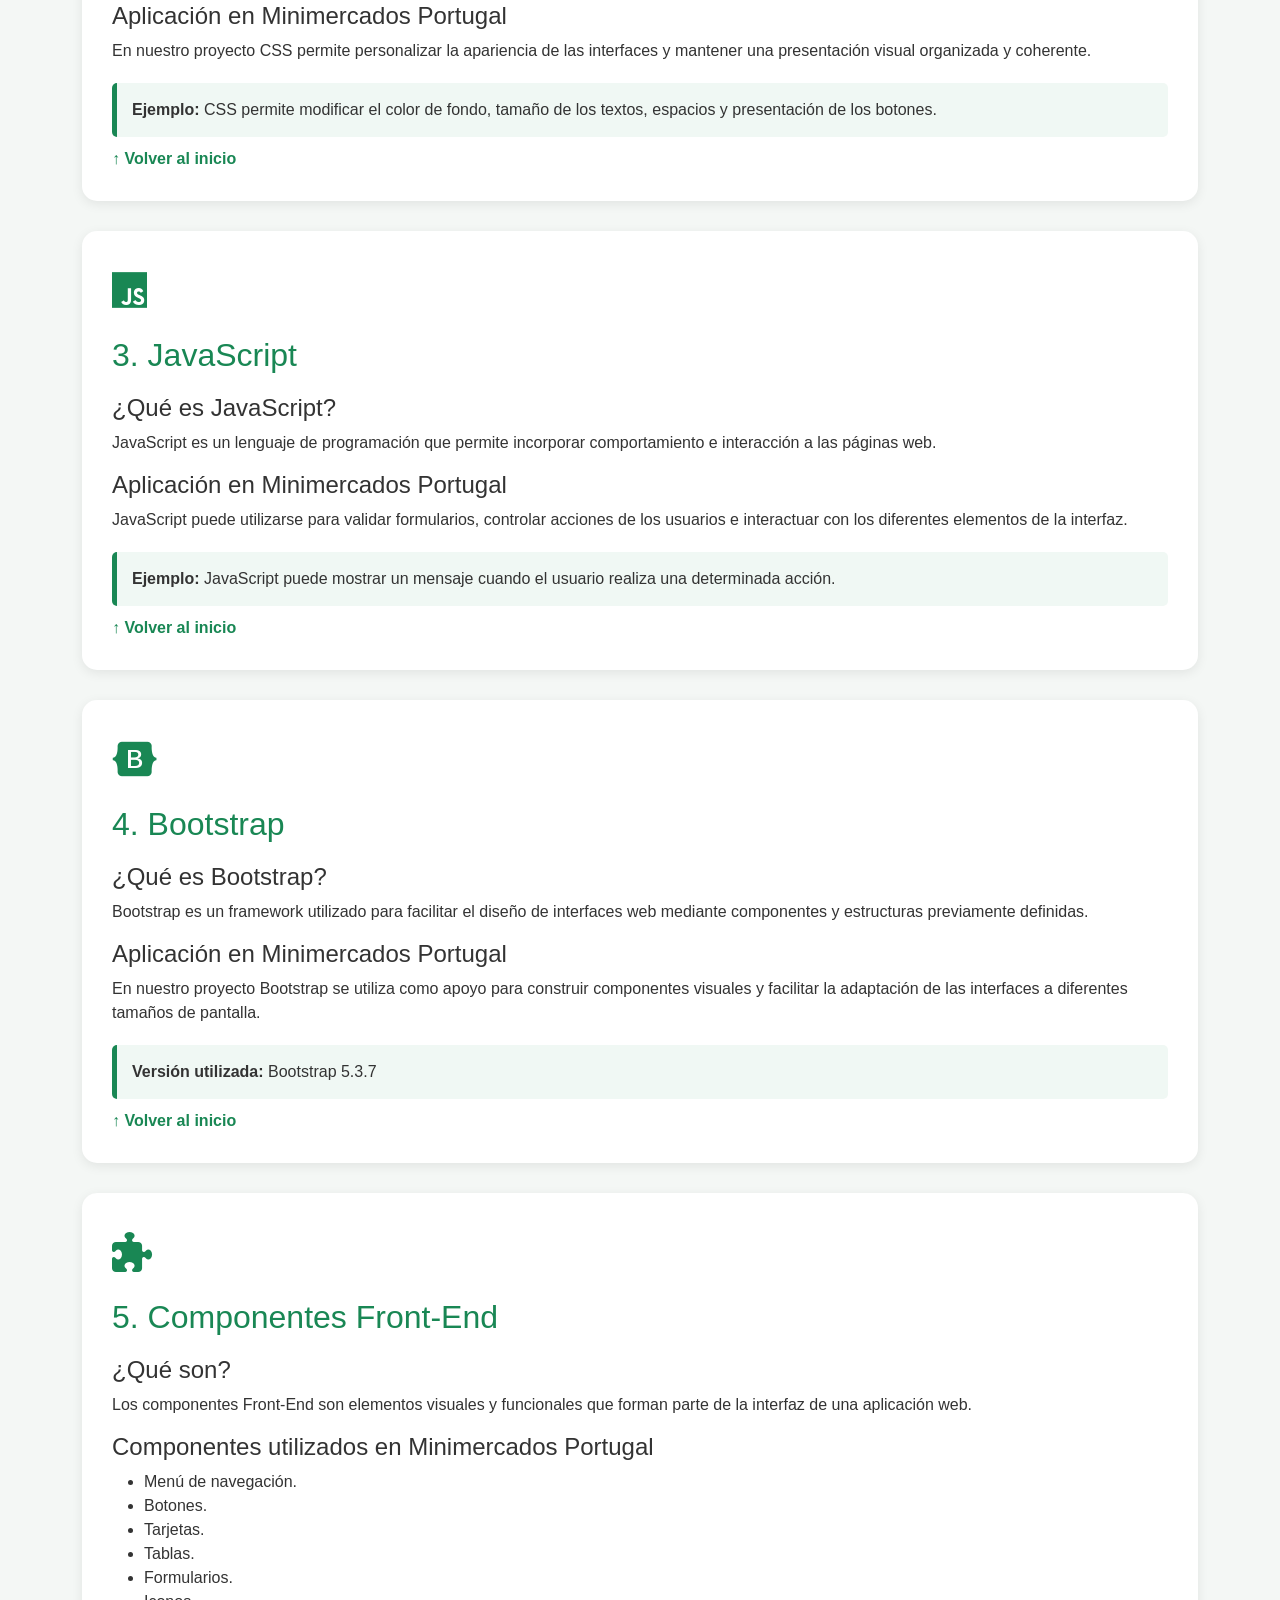
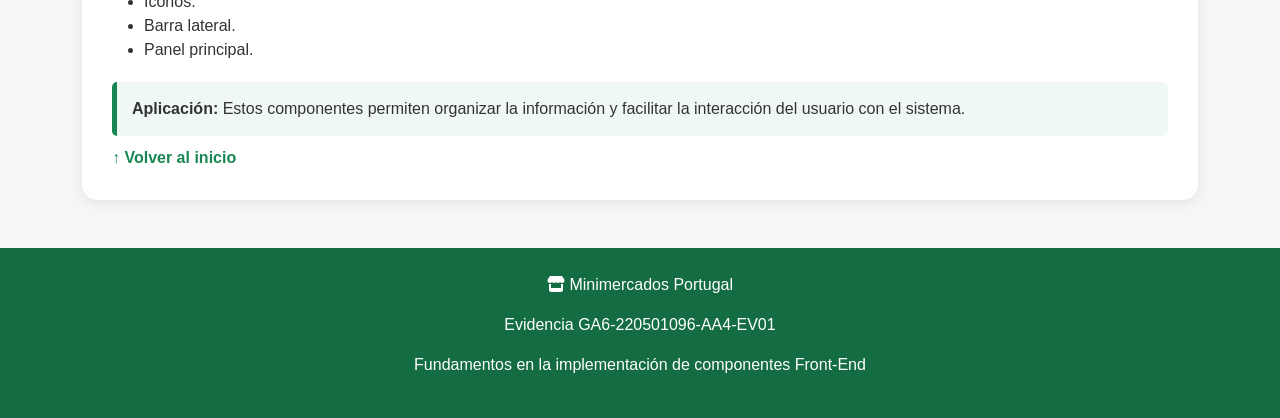
<file: paginas/tutorial-frontend.html>
<!DOCTYPE html>
<html lang="es">
<head>
    <meta charset="UTF-8">
    <meta name="viewport" content="width=device-width, initial-scale=1.0">

    <title>Fundamentos Front-End | Minimercados Portugal</title>

    <!-- Bootstrap 5.3.7 -->
    <link href="https://cdn.jsdelivr.net/npm/bootstrap@5.3.7/dist/css/bootstrap.min.css" rel="stylesheet">

    <!-- Font Awesome 6.7.2 -->
    <link rel="stylesheet" href="https://cdnjs.cloudflare.com/ajax/libs/font-awesome/6.7.2/css/all.min.css">

    <!-- Estilos propios -->
    <style>
        body {
            background-color: #f4f7f5;
            font-family: Arial, sans-serif;
            color: #333;
        }

        .encabezado {
            background: linear-gradient(135deg, #198754, #146c43);
            color: white;
            padding: 45px 20px;
            text-align: center;
        }

        .encabezado i {
            font-size: 50px;
            margin-bottom: 15px;
        }

        .menu {
            background-color: white;
            padding: 20px;
            border-radius: 12px;
            box-shadow: 0 3px 10px rgba(0,0,0,0.08);
            margin-bottom: 30px;
        }

        .menu a {
            color: #198754;
            text-decoration: none;
            font-weight: bold;
        }

        .menu a:hover {
            text-decoration: underline;
        }

        .tema {
            background-color: white;
            padding: 30px;
            margin-bottom: 30px;
            border-radius: 15px;
            box-shadow: 0 3px 12px rgba(0,0,0,0.08);
        }

        .tema h2 {
            color: #198754;
            margin-bottom: 20px;
        }

        .icono-tema {
            font-size: 40px;
            color: #198754;
            margin-bottom: 15px;
        }

        .ejemplo {
            background-color: #f0f8f4;
            border-left: 5px solid #198754;
            padding: 15px;
            margin-top: 20px;
            border-radius: 5px;
        }

        .volver {
            display: inline-block;
            margin-top: 10px;
            color: #198754;
            font-weight: bold;
            text-decoration: none;
        }

        footer {
            background-color: #146c43;
            color: white;
            text-align: center;
            padding: 25px;
            margin-top: 40px;
        }
    </style>
</head>

<body>

    <!-- ENCABEZADO -->
    <header class="encabezado" id="inicio">

        <i class="fa-solid fa-store"></i>

        <h1>Fundamentos Front-End</h1>

        <p class="lead">
            Aplicados al proyecto Minimercados Portugal
        </p>

        <p>
            Tutorial de HTML, CSS, JavaScript y componentes Front-End
        </p>

    </header>


    <main class="container my-5">

        <!-- INTRODUCCIÓN -->
        <section class="tema">

            <h2>
                <i class="fa-solid fa-circle-info"></i>
                Introducción
            </h2>

            <p>
                El Front-End corresponde a la parte visual de una aplicación web
                con la que interactúa directamente el usuario.
            </p>

            <p>
                En el proyecto Minimercados Portugal se utilizan diferentes
                tecnologías para construir una interfaz organizada, clara y
                fácil de utilizar.
            </p>

        </section>


        <!-- MENÚ DEL TUTORIAL -->
        <section class="menu">

            <h3 class="text-success">
                <i class="fa-solid fa-list"></i>
                Contenido del tutorial
            </h3>

            <ol>
                <li>
                    <a href="#html">HTML</a>
                </li>

                <li>
                    <a href="#css">CSS</a>
                </li>

                <li>
                    <a href="#javascript">JavaScript</a>
                </li>

                <li>
                    <a href="#bootstrap">Bootstrap</a>
                </li>

                <li>
                    <a href="#componentes">Componentes Front-End</a>
                </li>
            </ol>

        </section>


        <!-- HTML -->
        <section class="tema" id="html">

            <div class="icono-tema">
                <i class="fa-brands fa-html5"></i>
            </div>

            <h2>1. HTML</h2>

            <h4>¿Qué es HTML?</h4>

            <p>
                HTML es el lenguaje utilizado para construir la estructura
                de una página web. Permite organizar elementos como títulos,
                párrafos, enlaces, imágenes, formularios, tablas y botones.
            </p>

            <h4>Aplicación en Minimercados Portugal</h4>

            <p>
                En Minimercados Portugal, HTML permite construir la estructura
                de las diferentes páginas del sistema, como Dashboard,
                Productos, Inventario, Clientes, Proveedores, Ventas,
                Compras, Caja y Reportes.
            </p>

            <div class="ejemplo">
                <strong>Ejemplo:</strong>
                Un elemento HTML puede utilizarse para crear un título,
                un botón o una tabla dentro de una página.
            </div>

            <a href="#inicio" class="volver">
                ↑ Volver al inicio
            </a>

        </section>


        <!-- CSS -->
        <section class="tema" id="css">

            <div class="icono-tema">
                <i class="fa-brands fa-css3-alt"></i>
            </div>

            <h2>2. CSS</h2>

            <h4>¿Qué es CSS?</h4>

            <p>
                CSS permite definir la apariencia visual de una página web.
                Se utiliza para establecer colores, tamaños, espacios,
                fuentes y distribución de los diferentes elementos.
            </p>

            <h4>Aplicación en Minimercados Portugal</h4>

            <p>
                En nuestro proyecto CSS permite personalizar la apariencia
                de las interfaces y mantener una presentación visual
                organizada y coherente.
            </p>

            <div class="ejemplo">
                <strong>Ejemplo:</strong>
                CSS permite modificar el color de fondo, tamaño de los
                textos, espacios y presentación de los botones.
            </div>

            <a href="#inicio" class="volver">
                ↑ Volver al inicio
            </a>

        </section>


        <!-- JAVASCRIPT -->
        <section class="tema" id="javascript">

            <div class="icono-tema">
                <i class="fa-brands fa-js"></i>
            </div>

            <h2>3. JavaScript</h2>

            <h4>¿Qué es JavaScript?</h4>

            <p>
                JavaScript es un lenguaje de programación que permite
                incorporar comportamiento e interacción a las páginas web.
            </p>

            <h4>Aplicación en Minimercados Portugal</h4>

            <p>
                JavaScript puede utilizarse para validar formularios,
                controlar acciones de los usuarios e interactuar con los
                diferentes elementos de la interfaz.
            </p>

            <div class="ejemplo">
                <strong>Ejemplo:</strong>
                JavaScript puede mostrar un mensaje cuando el usuario
                realiza una determinada acción.
            </div>

            <a href="#inicio" class="volver">
                ↑ Volver al inicio
            </a>

        </section>


        <!-- BOOTSTRAP -->
        <section class="tema" id="bootstrap">

            <div class="icono-tema">
                <i class="fa-brands fa-bootstrap"></i>
            </div>

            <h2>4. Bootstrap</h2>

            <h4>¿Qué es Bootstrap?</h4>

            <p>
                Bootstrap es un framework utilizado para facilitar el diseño
                de interfaces web mediante componentes y estructuras
                previamente definidas.
            </p>

            <h4>Aplicación en Minimercados Portugal</h4>

            <p>
                En nuestro proyecto Bootstrap se utiliza como apoyo para
                construir componentes visuales y facilitar la adaptación
                de las interfaces a diferentes tamaños de pantalla.
            </p>

            <div class="ejemplo">
                <strong>Versión utilizada:</strong>
                Bootstrap 5.3.7
            </div>

            <a href="#inicio" class="volver">
                ↑ Volver al inicio
            </a>

        </section>


        <!-- COMPONENTES FRONT-END -->
        <section class="tema" id="componentes">

            <div class="icono-tema">
                <i class="fa-solid fa-puzzle-piece"></i>
            </div>

            <h2>5. Componentes Front-End</h2>

            <h4>¿Qué son?</h4>

            <p>
                Los componentes Front-End son elementos visuales y
                funcionales que forman parte de la interfaz de una
                aplicación web.
            </p>

            <h4>Componentes utilizados en Minimercados Portugal</h4>

            <ul>
                <li>Menú de navegación.</li>
                <li>Botones.</li>
                <li>Tarjetas.</li>
                <li>Tablas.</li>
                <li>Formularios.</li>
                <li>Iconos.</li>
                <li>Barra lateral.</li>
                <li>Panel principal.</li>
            </ul>

            <div class="ejemplo">
                <strong>Aplicación:</strong>
                Estos componentes permiten organizar la información
                y facilitar la interacción del usuario con el sistema.
            </div>

            <a href="#inicio" class="volver">
                ↑ Volver al inicio
            </a>

        </section>

    </main>


    <!-- PIE DE PÁGINA -->
    <footer>

        <p>
            <i class="fa-solid fa-store"></i>
            Minimercados Portugal
        </p>

        <p>
            Evidencia GA6-220501096-AA4-EV01
        </p>

        <p>
            Fundamentos en la implementación de componentes Front-End
        </p>

    </footer>


    <!-- Bootstrap JavaScript -->
    <script src="https://cdn.jsdelivr.net/npm/bootstrap@5.3.7/dist/js/bootstrap.bundle.min.js"></script>

    <!-- JavaScript propio -->
    <script>
        console.log("Tutorial Front-End - Minimercados Portugal");

        document.addEventListener("DOMContentLoaded", function () {
            console.log("La página se cargó correctamente.");
        });
    </script>

</body>
</html>
</file>
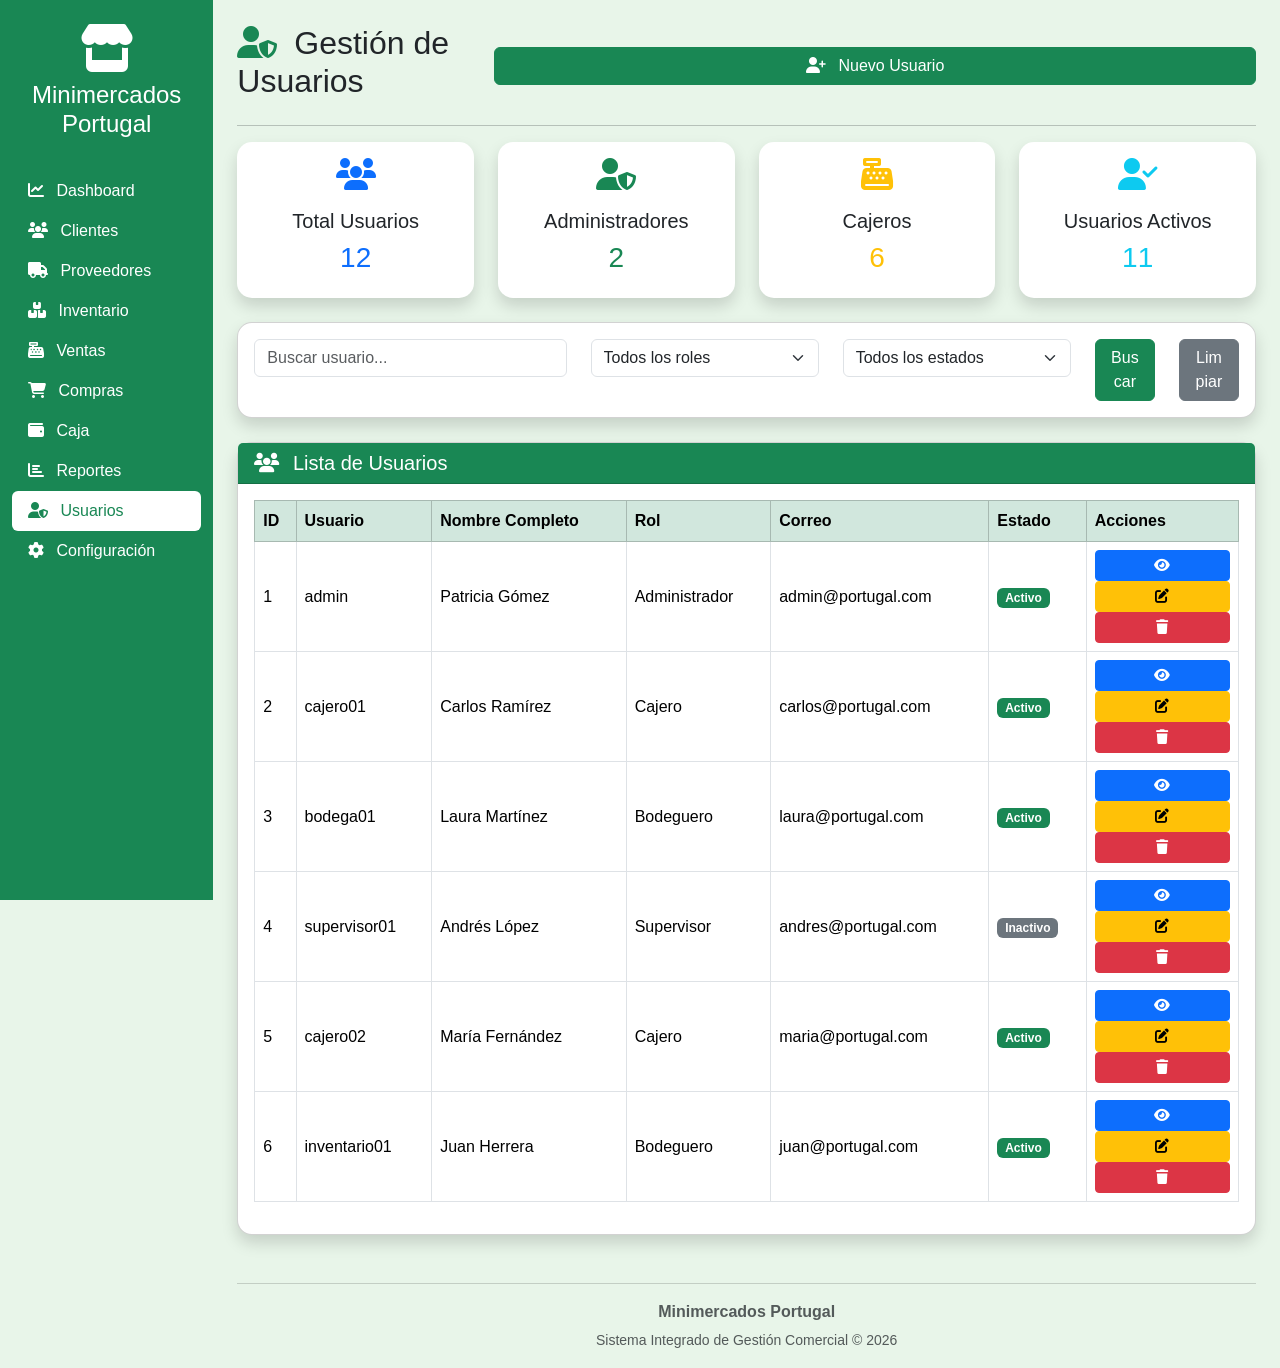
<file: paginas/usuarios.html>
<!DOCTYPE html>
<html lang="es">

<head>

    <meta charset="UTF-8">
    <meta name="viewport" content="width=device-width, initial-scale=1.0">

    <title>Usuarios | Minimercados Portugal</title>

    <!-- Bootstrap -->
    <link href="https://cdn.jsdelivr.net/npm/bootstrap@5.3.7/dist/css/bootstrap.min.css" rel="stylesheet">

    <!-- Font Awesome -->
    <link href="https://cdnjs.cloudflare.com/ajax/libs/font-awesome/6.7.2/css/all.min.css" rel="stylesheet">

    <!-- Estilos -->
    <link rel="stylesheet" href="../css/estilos.css">

</head>

<body>

<div class="container-fluid">

<div class="row">

<!--====================================
            MENÚ LATERAL
=====================================-->

<nav class="col-md-2 d-none d-md-block bg-success sidebar vh-100">

<div class="position-sticky">

<div class="text-center py-4">

<i class="fas fa-store fa-3x text-white"></i>

<h4 class="text-white mt-2">

Minimercados Portugal

</h4>

</div>

<ul class="nav flex-column">

<li class="nav-item">
<a class="nav-link text-white" href="dashboard.html">
<i class="fas fa-chart-line me-2"></i>
Dashboard
</a>
</li>

<li class="nav-item">
<a class="nav-link text-white" href="clientes.html">
<i class="fas fa-users me-2"></i>
Clientes
</a>
</li>

<li class="nav-item">
<a class="nav-link text-white" href="proveedores.html">
<i class="fas fa-truck me-2"></i>
Proveedores
</a>
</li>

<li class="nav-item">
<a class="nav-link text-white" href="inventario.html">
<i class="fas fa-boxes me-2"></i>
Inventario
</a>
</li>

<li class="nav-item">
<a class="nav-link text-white" href="ventas.html">
<i class="fas fa-cash-register me-2"></i>
Ventas
</a>
</li>

<li class="nav-item">
<a class="nav-link text-white" href="compras.html">
<i class="fas fa-shopping-cart me-2"></i>
Compras
</a>
</li>

<li class="nav-item">
<a class="nav-link text-white" href="caja.html">
<i class="fas fa-wallet me-2"></i>
Caja
</a>
</li>

<li class="nav-item">
<a class="nav-link text-white" href="reportes.html">
<i class="fas fa-chart-bar me-2"></i>
Reportes
</a>
</li>

<li class="nav-item">
<a class="nav-link active bg-white text-success rounded" href="usuarios.html">
<i class="fas fa-user-shield me-2"></i>
Usuarios
</a>
</li>

<li class="nav-item">
<a class="nav-link text-white" href="#">
<i class="fas fa-cog me-2"></i>
Configuración
</a>
</li>

</ul>

</div>

</nav>

<!--====================================
            CONTENIDO
=====================================-->

<main class="col-md-10 ms-sm-auto px-md-4">

<div class="d-flex justify-content-between align-items-center mt-4">

<h2>

<i class="fas fa-user-shield text-success me-2"></i>

Gestión de Usuarios

</h2>

<button class="btn btn-success"
data-bs-toggle="modal"
data-bs-target="#modalUsuario">

<i class="fas fa-user-plus me-2"></i>

Nuevo Usuario

</button>

</div>

<hr>

<!--====================================
            TARJETAS
=====================================-->

<div class="row">

<div class="col-md-3">

<div class="card shadow border-0">

<div class="card-body text-center">

<i class="fas fa-users fa-2x text-primary"></i>

<h5 class="mt-3">

Total Usuarios

</h5>

<h3 class="text-primary">

12

</h3>

</div>

</div>

</div>

<div class="col-md-3">

<div class="card shadow border-0">

<div class="card-body text-center">

<i class="fas fa-user-shield fa-2x text-success"></i>

<h5 class="mt-3">

Administradores

</h5>

<h3 class="text-success">

2

</h3>

</div>

</div>

</div>

<div class="col-md-3">

<div class="card shadow border-0">

<div class="card-body text-center">

<i class="fas fa-cash-register fa-2x text-warning"></i>

<h5 class="mt-3">

Cajeros

</h5>

<h3 class="text-warning">

6

</h3>

</div>

</div>

</div>

<div class="col-md-3">

<div class="card shadow border-0">

<div class="card-body text-center">

<i class="fas fa-user-check fa-2x text-info"></i>

<h5 class="mt-3">

Usuarios Activos

</h5>

<h3 class="text-info">

11

</h3>

</div>

</div>

</div>

</div>

<!--====================================
            BUSCADOR
=====================================-->

<div class="card shadow mt-4">

<div class="card-body">

<div class="row">

<div class="col-md-4">

<input
type="text"
class="form-control"
placeholder="Buscar usuario...">

</div>

<div class="col-md-3">

<select class="form-select">

<option>Todos los roles</option>
<option>Administrador</option>
<option>Cajero</option>
<option>Bodeguero</option>
<option>Supervisor</option>

</select>

</div>

<div class="col-md-3">

<select class="form-select">

<option>Todos los estados</option>
<option>Activo</option>
<option>Inactivo</option>

</select>

</div>

<div class="col-md-1">

<button class="btn btn-success w-100">

Buscar

</button>

</div>

<div class="col-md-1">

<button class="btn btn-secondary w-100">

Limpiar

</button>

</div>

</div>

</div>

</div>

<!--====================================
        TABLA DE USUARIOS
=====================================-->

<div class="card shadow mt-4">

    <div class="card-header bg-success text-white">

        <h5 class="mb-0">

            <i class="fas fa-users me-2"></i>

            Lista de Usuarios

        </h5>

    </div>

    <div class="card-body">

        <div class="table-responsive">

            <table class="table table-hover table-bordered align-middle">

                <thead class="table-success">

                    <tr>

                        <th>ID</th>
                        <th>Usuario</th>
                        <th>Nombre Completo</th>
                        <th>Rol</th>
                        <th>Correo</th>
                        <th>Estado</th>
                        <th>Acciones</th>

                    </tr>

                </thead>

                <tbody>

                    <tr>

                        <td>1</td>
                        <td>admin</td>
                        <td>Patricia Gómez</td>
                        <td>Administrador</td>
                        <td>admin@portugal.com</td>
                        <td>
                            <span class="badge bg-success">Activo</span>
                        </td>

                        <td>

                            <button class="btn btn-primary btn-sm">
                                <i class="fas fa-eye"></i>
                            </button>

                            <button class="btn btn-warning btn-sm">
                                <i class="fas fa-edit"></i>
                            </button>

                            <button class="btn btn-danger btn-sm">
                                <i class="fas fa-trash"></i>
                            </button>

                        </td>

                    </tr>

                    <tr>

                        <td>2</td>
                        <td>cajero01</td>
                        <td>Carlos Ramírez</td>
                        <td>Cajero</td>
                        <td>carlos@portugal.com</td>
                        <td>
                            <span class="badge bg-success">Activo</span>
                        </td>

                        <td>

                            <button class="btn btn-primary btn-sm">
                                <i class="fas fa-eye"></i>
                            </button>

                            <button class="btn btn-warning btn-sm">
                                <i class="fas fa-edit"></i>
                            </button>

                            <button class="btn btn-danger btn-sm">
                                <i class="fas fa-trash"></i>
                            </button>

                        </td>

                    </tr>

                    <tr>

                        <td>3</td>
                        <td>bodega01</td>
                        <td>Laura Martínez</td>
                        <td>Bodeguero</td>
                        <td>laura@portugal.com</td>
                        <td>
                            <span class="badge bg-success">Activo</span>
                        </td>

                        <td>

                            <button class="btn btn-primary btn-sm">
                                <i class="fas fa-eye"></i>
                            </button>

                            <button class="btn btn-warning btn-sm">
                                <i class="fas fa-edit"></i>
                            </button>

                            <button class="btn btn-danger btn-sm">
                                <i class="fas fa-trash"></i>
                            </button>

                        </td>

                    </tr>

                    <tr>

                        <td>4</td>
                        <td>supervisor01</td>
                        <td>Andrés López</td>
                        <td>Supervisor</td>
                        <td>andres@portugal.com</td>
                        <td>
                            <span class="badge bg-secondary">Inactivo</span>
                        </td>

                        <td>

                            <button class="btn btn-primary btn-sm">
                                <i class="fas fa-eye"></i>
                            </button>

                            <button class="btn btn-warning btn-sm">
                                <i class="fas fa-edit"></i>
                            </button>

                            <button class="btn btn-danger btn-sm">
                                <i class="fas fa-trash"></i>
                            </button>

                        </td>

                    </tr>

                    <tr>

                        <td>5</td>
                        <td>cajero02</td>
                        <td>María Fernández</td>
                        <td>Cajero</td>
                        <td>maria@portugal.com</td>
                        <td>
                            <span class="badge bg-success">Activo</span>
                        </td>

                        <td>

                            <button class="btn btn-primary btn-sm">
                                <i class="fas fa-eye"></i>
                            </button>

                            <button class="btn btn-warning btn-sm">
                                <i class="fas fa-edit"></i>
                            </button>

                            <button class="btn btn-danger btn-sm">
                                <i class="fas fa-trash"></i>
                            </button>

                        </td>

                    </tr>

                    <tr>

                        <td>6</td>
                        <td>inventario01</td>
                        <td>Juan Herrera</td>
                        <td>Bodeguero</td>
                        <td>juan@portugal.com</td>
                        <td>
                            <span class="badge bg-success">Activo</span>
                        </td>

                        <td>

                            <button class="btn btn-primary btn-sm">
                                <i class="fas fa-eye"></i>
                            </button>

                            <button class="btn btn-warning btn-sm">
                                <i class="fas fa-edit"></i>
                            </button>

                            <button class="btn btn-danger btn-sm">
                                <i class="fas fa-trash"></i>
                            </button>

                        </td>

                    </tr>

                </tbody>

            </table>

        </div>

    </div>

</div>

<!--====================================
        MODAL NUEVO USUARIO
=====================================-->

<div class="modal fade" id="modalUsuario" tabindex="-1" aria-hidden="true">

    <div class="modal-dialog modal-xl modal-dialog-scrollable">

        <div class="modal-content">

            <div class="modal-header bg-success text-white">

                <h4 class="modal-title">

                    <i class="fas fa-user-plus me-2"></i>

                    Nuevo Usuario

                </h4>

                <button
                    type="button"
                    class="btn-close btn-close-white"
                    data-bs-dismiss="modal">
                </button>

            </div>

            <div class="modal-body">

                <div class="row">

                    <div class="col-md-6 mb-3">

                        <label class="form-label">

                            Nombre Completo

                        </label>

                        <input
                            type="text"
                            class="form-control"
                            placeholder="Ingrese el nombre completo">

                    </div>

                    <div class="col-md-6 mb-3">

                        <label class="form-label">

                            Documento

                        </label>

                        <input
                            type="text"
                            class="form-control"
                            placeholder="Número de documento">

                    </div>

                </div>

                <div class="row">

                    <div class="col-md-6 mb-3">

                        <label class="form-label">

                            Correo Electrónico

                        </label>

                        <input
                            type="email"
                            class="form-control"
                            placeholder="correo@portugal.com">

                    </div>

                    <div class="col-md-6 mb-3">

                        <label class="form-label">

                            Teléfono

                        </label>

                        <input
                            type="text"
                            class="form-control"
                            placeholder="Número de teléfono">

                    </div>

                </div>

                <div class="row">

                    <div class="col-md-4 mb-3">

                        <label class="form-label">

                            Usuario

                        </label>

                        <input
                            type="text"
                            class="form-control"
                            placeholder="Nombre de usuario">

                    </div>

                    <div class="col-md-4 mb-3">

                        <label class="form-label">

                            Contraseña

                        </label>

                        <input
                            type="password"
                            class="form-control"
                            placeholder="********">

                    </div>

                    <div class="col-md-4 mb-3">

                        <label class="form-label">

                            Confirmar Contraseña

                        </label>

                        <input
                            type="password"
                            class="form-control"
                            placeholder="********">

                    </div>

                </div>

                <div class="row">

                    <div class="col-md-6 mb-3">

                        <label class="form-label">

                            Rol

                        </label>

                        <select class="form-select">

                            <option>Administrador</option>
                            <option>Cajero</option>
                            <option>Bodeguero</option>
                            <option>Supervisor</option>

                        </select>

                    </div>

                    <div class="col-md-6 mb-3">

                        <label class="form-label">

                            Estado

                        </label>

                        <select class="form-select">

                            <option>Activo</option>
                            <option>Inactivo</option>

                        </select>

                    </div>

                </div>

                <div class="mb-4">

                    <label class="form-label">

                        Observaciones

                    </label>

                    <textarea
                        class="form-control"
                        rows="3"
                        placeholder="Observaciones del usuario..."></textarea>

                </div>

                <hr>

                <h5 class="text-success">

                    <i class="fas fa-user-lock me-2"></i>

                    Permisos del Usuario

                </h5>

                <div class="row mt-3">

                    <div class="col-md-4">

                        <div class="form-check mb-2">

                            <input class="form-check-input" type="checkbox" checked>

                            <label class="form-check-label">

                                Dashboard

                            </label>

                        </div>

                        <div class="form-check mb-2">

                            <input class="form-check-input" type="checkbox" checked>

                            <label class="form-check-label">

                                Clientes

                            </label>

                        </div>

                        <div class="form-check mb-2">

                            <input class="form-check-input" type="checkbox">

                            <label class="form-check-label">

                                Proveedores

                            </label>

                        </div>

                    </div>

                    <div class="col-md-4">

                        <div class="form-check mb-2">

                            <input class="form-check-input" type="checkbox">

                            <label class="form-check-label">

                                Inventario

                            </label>

                        </div>

                        <div class="form-check mb-2">

                            <input class="form-check-input" type="checkbox">

                            <label class="form-check-label">

                                Compras

                            </label>

                        </div>

                        <div class="form-check mb-2">

                            <input class="form-check-input" type="checkbox" checked>

                            <label class="form-check-label">

                                Ventas

                            </label>

                        </div>

                    </div>

                    <div class="col-md-4">

                        <div class="form-check mb-2">

                            <input class="form-check-input" type="checkbox">

                            <label class="form-check-label">

                                Caja

                            </label>

                        </div>

                        <div class="form-check mb-2">

                            <input class="form-check-input" type="checkbox">

                            <label class="form-check-label">

                                Reportes

                            </label>

                        </div>

                        <div class="form-check mb-2">

                            <input class="form-check-input" type="checkbox">

                            <label class="form-check-label">

                                Configuración

                            </label>

                        </div>

                    </div>

                </div>

                <!--====================================
        BOTONES FINALES
=====================================-->

<div class="mt-4 d-flex justify-content-end gap-2">

    <button
        type="button"
        class="btn btn-secondary"
        data-bs-dismiss="modal">

        <i class="fas fa-times me-2"></i>

        Cancelar

    </button>

    <button
        type="reset"
        class="btn btn-warning">

        <i class="fas fa-eraser me-2"></i>

        Limpiar

    </button>

    <button
        type="button"
        class="btn btn-success">

        <i class="fas fa-save me-2"></i>

        Guardar Usuario

    </button>

</div>

            </div>

        </div>

    </div>

</div>

<!--====================================
        PIE DE PÁGINA
=====================================-->

<footer class="mt-5 mb-3">

    <div class="text-center text-muted">

        <hr>

        <p class="mb-1">

            <strong>Minimercados Portugal</strong>

        </p>

        <small>

            Sistema Integrado de Gestión Comercial © 2026

        </small>

    </div>

</footer>

</main>

</div>

</div>

<!-- Bootstrap JS -->

<script src="https://cdn.jsdelivr.net/npm/bootstrap@5.3.7/dist/js/bootstrap.bundle.min.js"></script>

</body>

</html>
</file>
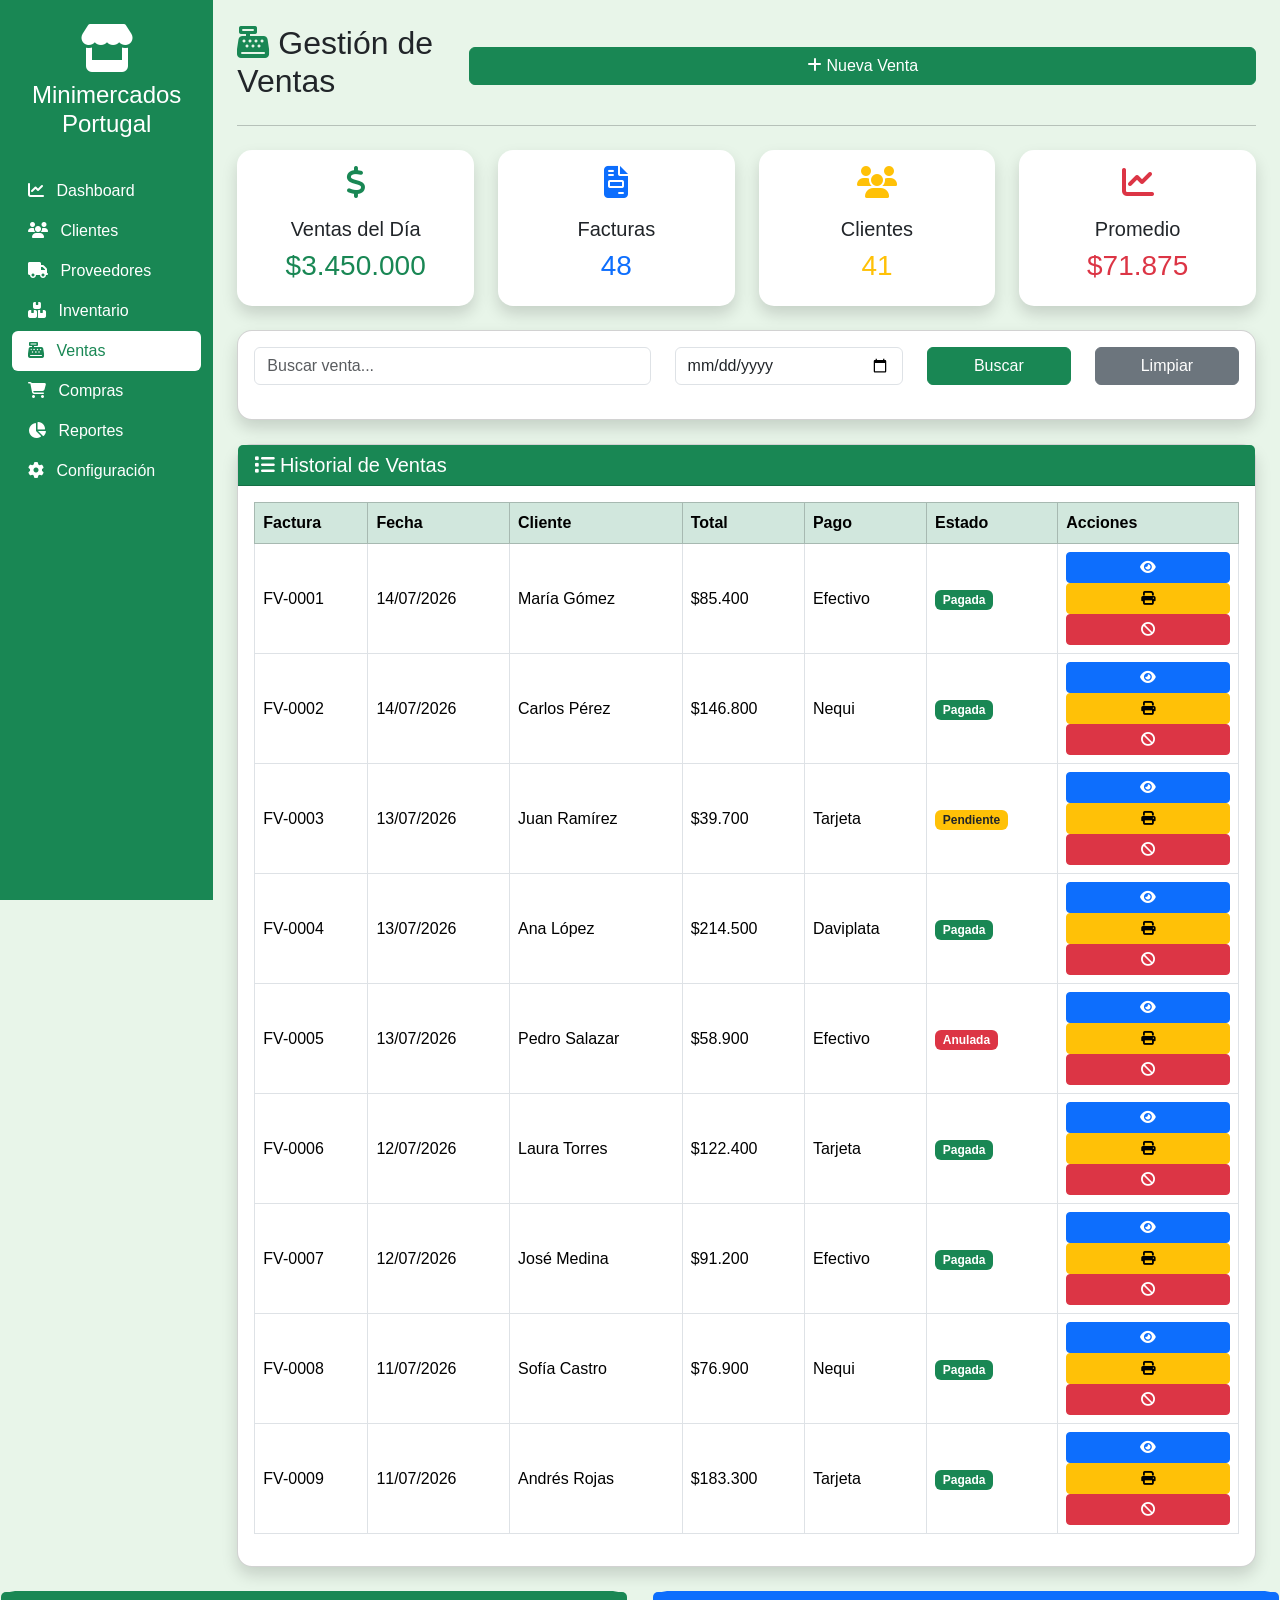
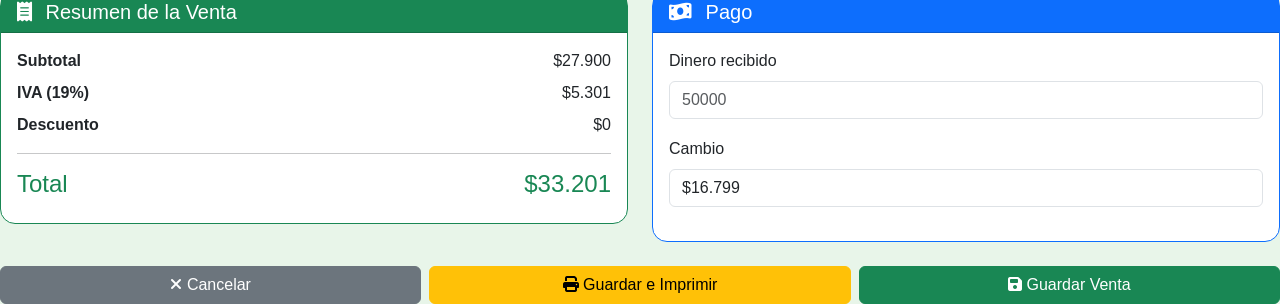
<file: paginas/ventas.html>
<!DOCTYPE html>
<html lang="es">

<head>
    <meta charset="UTF-8">
    <meta name="viewport" content="width=device-width, initial-scale=1.0">
    <title>Ventas | Minimercados Portugal</title>

    <!-- Bootstrap -->
    <link href="https://cdn.jsdelivr.net/npm/bootstrap@5.3.7/dist/css/bootstrap.min.css" rel="stylesheet">

    <!-- Font Awesome -->
    <link href="https://cdnjs.cloudflare.com/ajax/libs/font-awesome/6.7.2/css/all.min.css" rel="stylesheet">

    <!-- CSS -->
    <link rel="stylesheet" href="../css/estilos.css">
</head>

<body>

<div class="container-fluid">

<div class="row">

<!--========================
        MENÚ LATERAL
==========================-->

<nav class="col-md-2 d-none d-md-block bg-success sidebar vh-100">

<div class="position-sticky">

<div class="text-center py-4">

<i class="fas fa-store fa-3x text-white"></i>

<h4 class="text-white mt-2">
Minimercados Portugal
</h4>

</div>

<ul class="nav flex-column">

<li class="nav-item">
<a class="nav-link text-white" href="dashboard.html">
<i class="fas fa-chart-line me-2"></i>
Dashboard
</a>
</li>

<li class="nav-item">
<a class="nav-link text-white" href="clientes.html">
<i class="fas fa-users me-2"></i>
Clientes
</a>
</li>

<li class="nav-item">
<a class="nav-link text-white" href="proveedores.html">
<i class="fas fa-truck me-2"></i>
Proveedores
</a>
</li>

<li class="nav-item">
<a class="nav-link text-white" href="inventario.html">
<i class="fas fa-boxes me-2"></i>
Inventario
</a>
</li>

<li class="nav-item">
<a class="nav-link active bg-white text-success rounded" href="ventas.html">
<i class="fas fa-cash-register me-2"></i>
Ventas
</a>
</li>

<li class="nav-item">
<a class="nav-link text-white" href="#">
<i class="fas fa-shopping-cart me-2"></i>
Compras
</a>
</li>

<li class="nav-item">
<a class="nav-link text-white" href="#">
<i class="fas fa-chart-pie me-2"></i>
Reportes
</a>
</li>

<li class="nav-item">
<a class="nav-link text-white" href="#">
<i class="fas fa-cog me-2"></i>
Configuración
</a>
</li>

</ul>

</div>

</nav>

<!--=====================
      CONTENIDO
=======================-->

<main class="col-md-10 ms-sm-auto px-md-4">

<div class="d-flex justify-content-between align-items-center mt-4">

<h2>

<i class="fas fa-cash-register text-success"></i>

Gestión de Ventas

</h2>

<button class="btn btn-success"
data-bs-toggle="modal"
data-bs-target="#modalVenta">

<i class="fas fa-plus"></i>

Nueva Venta

</button>

</div>

<hr>

<!--====================
     TARJETAS
======================-->

<div class="row mt-4">

<div class="col-md-3">

<div class="card shadow border-0">

<div class="card-body text-center">

<i class="fas fa-dollar-sign fa-2x text-success"></i>

<h5 class="mt-3">
Ventas del Día
</h5>

<h3 class="text-success">

$3.450.000

</h3>

</div>

</div>

</div>

<div class="col-md-3">

<div class="card shadow border-0">

<div class="card-body text-center">

<i class="fas fa-file-invoice fa-2x text-primary"></i>

<h5 class="mt-3">
Facturas
</h5>

<h3 class="text-primary">

48

</h3>

</div>

</div>

</div>

<div class="col-md-3">

<div class="card shadow border-0">

<div class="card-body text-center">

<i class="fas fa-users fa-2x text-warning"></i>

<h5 class="mt-3">
Clientes
</h5>

<h3 class="text-warning">

41

</h3>

</div>

</div>

</div>

<div class="col-md-3">

<div class="card shadow border-0">

<div class="card-body text-center">

<i class="fas fa-chart-line fa-2x text-danger"></i>

<h5 class="mt-3">

Promedio

</h5>

<h3 class="text-danger">

$71.875

</h3>

</div>

</div>

</div>

</div>

<!--=====================
 BUSCADOR
======================-->

<div class="card shadow mt-4">

<div class="card-body">

<div class="row">

<div class="col-md-5">

<input
type="text"
class="form-control"
placeholder="Buscar venta...">

</div>

<div class="col-md-3">

<input
type="date"
class="form-control">

</div>

<div class="col-md-2">

<button class="btn btn-success w-100">

Buscar

</button>

</div>

<div class="col-md-2">

<button class="btn btn-secondary w-100">

Limpiar

</button>

</div>

</div>

</div>

</div>

<!--=====================
      TABLA DE VENTAS
======================-->

<div class="card shadow mt-4">

    <div class="card-header bg-success text-white">

        <h5 class="mb-0">
            <i class="fas fa-list"></i>
            Historial de Ventas
        </h5>

    </div>

    <div class="card-body">

        <div class="table-responsive">

            <table class="table table-hover table-bordered align-middle">

                <thead class="table-success">

                    <tr>

                        <th>Factura</th>
                        <th>Fecha</th>
                        <th>Cliente</th>
                        <th>Total</th>
                        <th>Pago</th>
                        <th>Estado</th>
                        <th>Acciones</th>

                    </tr>

                </thead>

                <tbody>

                    <tr>
                        <td>FV-0001</td>
                        <td>14/07/2026</td>
                        <td>María Gómez</td>
                        <td>$85.400</td>
                        <td>Efectivo</td>
                        <td><span class="badge bg-success">Pagada</span></td>
                        <td>
                            <button class="btn btn-primary btn-sm">
                                <i class="fas fa-eye"></i>
                            </button>

                            <button class="btn btn-warning btn-sm">
                                <i class="fas fa-print"></i>
                            </button>

                            <button class="btn btn-danger btn-sm">
                                <i class="fas fa-ban"></i>
                            </button>
                        </td>
                    </tr>

                    <tr>
                        <td>FV-0002</td>
                        <td>14/07/2026</td>
                        <td>Carlos Pérez</td>
                        <td>$146.800</td>
                        <td>Nequi</td>
                        <td><span class="badge bg-success">Pagada</span></td>
                        <td>
                            <button class="btn btn-primary btn-sm"><i class="fas fa-eye"></i></button>
                            <button class="btn btn-warning btn-sm"><i class="fas fa-print"></i></button>
                            <button class="btn btn-danger btn-sm"><i class="fas fa-ban"></i></button>
                        </td>
                    </tr>

                    <tr>
                        <td>FV-0003</td>
                        <td>13/07/2026</td>
                        <td>Juan Ramírez</td>
                        <td>$39.700</td>
                        <td>Tarjeta</td>
                        <td><span class="badge bg-warning text-dark">Pendiente</span></td>
                        <td>
                            <button class="btn btn-primary btn-sm"><i class="fas fa-eye"></i></button>
                            <button class="btn btn-warning btn-sm"><i class="fas fa-print"></i></button>
                            <button class="btn btn-danger btn-sm"><i class="fas fa-ban"></i></button>
                        </td>
                    </tr>

                    <tr>
                        <td>FV-0004</td>
                        <td>13/07/2026</td>
                        <td>Ana López</td>
                        <td>$214.500</td>
                        <td>Daviplata</td>
                        <td><span class="badge bg-success">Pagada</span></td>
                        <td>
                            <button class="btn btn-primary btn-sm"><i class="fas fa-eye"></i></button>
                            <button class="btn btn-warning btn-sm"><i class="fas fa-print"></i></button>
                            <button class="btn btn-danger btn-sm"><i class="fas fa-ban"></i></button>
                        </td>
                    </tr>

                    <tr>
                        <td>FV-0005</td>
                        <td>13/07/2026</td>
                        <td>Pedro Salazar</td>
                        <td>$58.900</td>
                        <td>Efectivo</td>
                        <td><span class="badge bg-danger">Anulada</span></td>
                        <td>
                            <button class="btn btn-primary btn-sm"><i class="fas fa-eye"></i></button>
                            <button class="btn btn-warning btn-sm"><i class="fas fa-print"></i></button>
                            <button class="btn btn-danger btn-sm"><i class="fas fa-ban"></i></button>
                        </td>
                    </tr>

                    <tr>
                        <td>FV-0006</td>
                        <td>12/07/2026</td>
                        <td>Laura Torres</td>
                        <td>$122.400</td>
                        <td>Tarjeta</td>
                        <td><span class="badge bg-success">Pagada</span></td>
                        <td>
                            <button class="btn btn-primary btn-sm"><i class="fas fa-eye"></i></button>
                            <button class="btn btn-warning btn-sm"><i class="fas fa-print"></i></button>
                            <button class="btn btn-danger btn-sm"><i class="fas fa-ban"></i></button>
                        </td>
                    </tr>

                    <tr>
                        <td>FV-0007</td>
                        <td>12/07/2026</td>
                        <td>José Medina</td>
                        <td>$91.200</td>
                        <td>Efectivo</td>
                        <td><span class="badge bg-success">Pagada</span></td>
                        <td>
                            <button class="btn btn-primary btn-sm"><i class="fas fa-eye"></i></button>
                            <button class="btn btn-warning btn-sm"><i class="fas fa-print"></i></button>
                            <button class="btn btn-danger btn-sm"><i class="fas fa-ban"></i></button>
                        </td>
                    </tr>

                    <tr>
                        <td>FV-0008</td>
                        <td>11/07/2026</td>
                        <td>Sofía Castro</td>
                        <td>$76.900</td>
                        <td>Nequi</td>
                        <td><span class="badge bg-success">Pagada</span></td>
                        <td>
                            <button class="btn btn-primary btn-sm"><i class="fas fa-eye"></i></button>
                            <button class="btn btn-warning btn-sm"><i class="fas fa-print"></i></button>
                            <button class="btn btn-danger btn-sm"><i class="fas fa-ban"></i></button>
                        </td>
                    </tr>

                    <tr>
                        <td>FV-0009</td>
                        <td>11/07/2026</td>
                        <td>Andrés Rojas</td>
                        <td>$183.300</td>
                        <td>Tarjeta</td>
                        <td><span class="badge bg-success">Pagada</span></td>
                        <td>
                            <button class="btn btn-primary btn-sm"><i class="fas fa-eye"></i></button>
                            <button class="btn btn-warning btn-sm"><i class="fas fa-print"></i></button>
                            <button class="btn btn-danger btn-sm"><i class="fas fa-ban"></i></button>
                        </td>
                    </tr>

                </tbody>

            </table>

        </div>

    </div>

</div>

<!--=========================================
        MODAL NUEVA VENTA
==========================================-->

<div class="modal fade" id="modalVenta" tabindex="-1" aria-hidden="true">

    <div class="modal-dialog modal-xl modal-dialog-scrollable">

        <div class="modal-content">

            <!-- ENCABEZADO -->

            <div class="modal-header bg-success text-white">

                <h4 class="modal-title">
                    <i class="fas fa-cash-register me-2"></i>
                    Nueva Venta
                </h4>

                <button type="button"
                    class="btn-close btn-close-white"
                    data-bs-dismiss="modal">
                </button>

            </div>

            <!-- CUERPO -->

            <div class="modal-body">

                <div class="row">

                    <!-- CLIENTE -->

                    <div class="col-md-6 mb-3">

                        <label class="form-label">
                            Cliente
                        </label>

                        <select class="form-select">

                            <option>Seleccione un cliente</option>
                            <option>María Gómez</option>
                            <option>Carlos Pérez</option>
                            <option>Juan Ramírez</option>
                            <option>Ana López</option>
                            <option>Cliente General</option>

                        </select>

                    </div>

                    <!-- FECHA -->

                    <div class="col-md-3 mb-3">

                        <label class="form-label">

                            Fecha

                        </label>

                        <input
                            type="date"
                            class="form-control">

                    </div>

                    <!-- FACTURA -->

                    <div class="col-md-3 mb-3">

                        <label class="form-label">

                            Factura

                        </label>

                        <input
                            type="text"
                            class="form-control"
                            value="FV-0010"
                            readonly>

                    </div>

                </div>

                <!-- SEGUNDA FILA -->

                <div class="row">

                    <div class="col-md-4 mb-3">

                        <label class="form-label">

                            Método de Pago

                        </label>

                        <select class="form-select">

                            <option>Efectivo</option>
                            <option>Tarjeta Débito</option>
                            <option>Tarjeta Crédito</option>
                            <option>Nequi</option>
                            <option>Daviplata</option>

                        </select>

                    </div>

                    <div class="col-md-4 mb-3">

                        <label class="form-label">

                            Vendedor

                        </label>

                        <input
                            type="text"
                            class="form-control"
                            value="Administrador">

                    </div>

                    <div class="col-md-4 mb-3">

                        <label class="form-label">

                            Estado

                        </label>

                        <select class="form-select">

                            <option>Pagada</option>
                            <option>Pendiente</option>

                        </select>

                    </div>

                </div>

                <!-- OBSERVACIONES -->

                <div class="mb-4">

                    <label class="form-label">

                        Observaciones

                    </label>

                    <textarea
                        rows="3"
                        class="form-control"
                        placeholder="Escriba alguna observación de la venta..."></textarea>

                </div>

                <hr>

                <h5 class="text-success">

                    <i class="fas fa-box"></i>

                    Productos de la Venta

                </h5>

                <!-- BUSCAR PRODUCTO -->

                <div class="row mt-3">

                    <div class="col-md-5">

                        <input
                            type="text"
                            class="form-control"
                            placeholder="Buscar producto...">

                    </div>

                    <div class="col-md-2">

                        <input
                            type="number"
                            class="form-control"
                            placeholder="Cantidad"
                            value="1">

                    </div>

                    <div class="col-md-3">

                        <input
                            type="number"
                            class="form-control"
                            placeholder="Precio">

                    </div>

                    <div class="col-md-2">

                        <button
                            class="btn btn-success w-100">

                            <i class="fas fa-plus"></i>

                            Agregar

                        </button>

                    </div>

                </div>

                <!-- TABLA PRODUCTOS -->

                <div class="table-responsive mt-4">

                    <table class="table table-bordered align-middle">

                        <thead class="table-success">

                            <tr>

                                <th>Código</th>
                                <th>Producto</th>
                                <th>Cantidad</th>
                                <th>Precio</th>
                                <th>Subtotal</th>
                                <th>Acción</th>

                            </tr>

                        </thead>

                        <tbody>

                            <tr>

                                <td>PR001</td>

                                <td>Arroz Diana 500 g</td>

                                <td>2</td>

                                <td>$4.500</td>

                                <td>$9.000</td>

                                <td>

                                    <button
                                        class="btn btn-danger btn-sm">

                                        <i class="fas fa-trash"></i>

                                    </button>

                                </td>

                            </tr>

                            <tr>

                                <td>PR015</td>

                                <td>Leche Alquería</td>

                                <td>3</td>

                                <td>$4.200</td>

                                <td>$12.600</td>

                                <td>

                                    <button
                                        class="btn btn-danger btn-sm">

                                        <i class="fas fa-trash"></i>

                                    </button>

                                </td>

                            </tr>

                            <tr>

                                <td>PR020</td>

                                <td>Pan Tajado Bimbo</td>

                                <td>1</td>

                                <td>$6.300</td>

                                <td>$6.300</td>

                                <td>

                                    <button
                                        class="btn btn-danger btn-sm">

                                        <i class="fas fa-trash"></i>

                                    </button>

                                </td>

                            </tr>

                        </tbody>

                    </table>

                </div>

                <<!--=========================================
        RESUMEN DE LA VENTA
==========================================-->

<div class="row mt-4">

    <div class="col-md-6">

        <div class="card border-success">

            <div class="card-header bg-success text-white">

                <h5 class="mb-0">

                    <i class="fas fa-receipt me-2"></i>

                    Resumen de la Venta

                </h5>

            </div>

            <div class="card-body">

                <div class="d-flex justify-content-between mb-2">

                    <strong>Subtotal</strong>

                    <span>$27.900</span>

                </div>

                <div class="d-flex justify-content-between mb-2">

                    <strong>IVA (19%)</strong>

                    <span>$5.301</span>

                </div>

                <div class="d-flex justify-content-between mb-2">

                    <strong>Descuento</strong>

                    <span>$0</span>

                </div>

                <hr>

                <div class="d-flex justify-content-between">

                    <h4 class="text-success">

                        Total

                    </h4>

                    <h4 class="text-success">

                        $33.201

                    </h4>

                </div>

            </div>

        </div>

    </div>

    <div class="col-md-6">

        <div class="card border-primary">

            <div class="card-header bg-primary text-white">

                <h5 class="mb-0">

                    <i class="fas fa-money-bill-wave me-2"></i>

                    Pago

                </h5>

            </div>

            <div class="card-body">

                <div class="mb-3">

                    <label class="form-label">

                        Dinero recibido

                    </label>

                    <input
                        type="number"
                        class="form-control"
                        placeholder="50000">

                </div>

                <div class="mb-3">

                    <label class="form-label">

                        Cambio

                    </label>

                    <input
                        type="text"
                        class="form-control"
                        value="$16.799"
                        readonly>

                </div>

            </div>

        </div>

    </div>

</div>

<!--==========================
      BOTONES
===========================-->

<div class="mt-4 d-flex justify-content-end gap-2">

    <button
        type="button"
        class="btn btn-secondary"
        data-bs-dismiss="modal">

        <i class="fas fa-times"></i>

        Cancelar

    </button>

    <button
        type="button"
        class="btn btn-warning">

        <i class="fas fa-print"></i>

        Guardar e Imprimir

    </button>

    <button
        type="button"
        class="btn btn-success">

        <i class="fas fa-save"></i>

        Guardar Venta

    </button>

</div>

<!-- FIN DEL MODAL -->

        </div>

    </div>

</div>

<!-- FIN MAIN -->

</main>

</div>

</div>

<!-- Bootstrap -->

<script src="https://cdn.jsdelivr.net/npm/bootstrap@5.3.7/dist/js/bootstrap.bundle.min.js"></script>

</body>

</html>
<!--=========================================
        RESUMEN DE LA VENTA
==========================================-->
<div class="row mt-4">

    <div class="col-md-6">
        <div class="card border-success">
            <div class="card-header bg-success text-white">
                <h5 class="mb-0">
                    <i class="fas fa-receipt me-2"></i>
                    Resumen de la Venta
                </h5>
            </div>
            <div class="card-body">
                <div class="d-flex justify-content-between mb-2">
                    <strong>Subtotal</strong>
                    <span>$27.900</span>
                </div>
                <div class="d-flex justify-content-between mb-2">
                    <strong>IVA (19%)</strong>
                    <span>$5.301</span>
                </div>
                <div class="d-flex justify-content-between mb-2">
                    <strong>Descuento</strong>
                    <span>$0</span>
                </div>
                <hr>
                <div class="d-flex justify-content-between">
                    <h4 class="text-success">Total</h4>
                    <h4 class="text-success">$33.201</h4>
                </div>
            </div>
        </div>
    </div>

    <div class="col-md-6">
        <div class="card border-primary">
            <div class="card-header bg-primary text-white">
                <h5 class="mb-0">
                    <i class="fas fa-money-bill-wave me-2"></i>
                    Pago
                </h5>
            </div>
            <div class="card-body">
                <div class="mb-3">
                    <label class="form-label">Dinero recibido</label>
                    <input type="number" class="form-control" placeholder="50000">
                </div>
                <div class="mb-3">
                    <label class="form-label">Cambio</label>
                    <input type="text" class="form-control" value="$16.799" readonly>
                </div>
            </div>
        </div>
    </div>

</div>

<!--==========================
         BOTONES
===========================-->
<div class="mt-4 d-flex justify-content-end gap-2">
    <button type="button" class="btn btn-secondary" data-bs-dismiss="modal">
        <i class="fas fa-times"></i> Cancelar
    </button>
    <button type="button" class="btn btn-warning">
        <i class="fas fa-print"></i> Guardar e Imprimir
    </button>
    <button type="button" class="btn btn-success">
        <i class="fas fa-save"></i> Guardar Venta
    </button>
</div>

            </div> <!-- AQUÍ se cierra correctamente el "modal-body" -->
        </div> <!-- AQUÍ se cierra el "modal-content" -->
    </div> <!-- Cierre de "modal-dialog" -->
</div> <!-- Cierre de "modal fade" (modalVenta) -->

</main> <!-- Cierre del contenido principal -->

</div> <!-- Cierre del "row" general -->
</div> <!-- Cierre del "container-fluid" -->

<!-- Bootstrap JS -->
<script src="https://cdn.jsdelivr.net/npm/bootstrap@5.3.7/dist/js/bootstrap.bundle.min.js"></script>

</body>
</html>
</file>
<file: css/estilos.css>
*{
    margin:0;
    padding:0;
    box-sizing:border-box;
    font-family:Arial, Helvetica, sans-serif;
}

body{
    background:#e8f5e9;
}

.login{
    display:flex;
    justify-content:center;
    align-items:center;
    height:100vh;
}

.contenedor{
    width:380px;
    background:white;
    padding:40px;
    border-radius:15px;
    box-shadow:0 10px 25px rgba(0,0,0,.2);
    text-align:center;
}
/* Contenedor Principal del POS */
.pos-container {
    display: flex;
    height: 100vh;
    font-family: 'Segoe UI', Tahoma, Geneva, Verdana, sans-serif;
    background-color: #f0f2f5;
}

/* Área de selección de productos */
.pos-productos {
    flex: 2;
    padding: 20px;
    display: flex;
    flex-direction: column;
    overflow-y: auto;
}

.pos-header {
    margin-bottom: 20px;
}

.buscador-bar {
    display: flex;
    align-items: center;
    background: white;
    padding: 10px 15px;
    border-radius: 8px;
    box-shadow: 0 2px 4px rgba(0,0,0,0.05);
    margin-top: 10px;
}

.buscador-bar input {
    border: none;
    outline: none;
    width: 100%;
    margin-left: 10px;
    font-size: 1rem;
}

/* Grid de Productos Rápidos */
.grid-productos {
    display: grid;
    grid-template-columns: repeat(auto-fill, minmax(150px, 1fr));
    gap: 15px;
}

.tarjeta-producto {
    background: white;
    border-radius: 8px;
    padding: 12px;
    text-align: center;
    position: relative;
    box-shadow: 0 2px 4px rgba(0,0,0,0.05);
}

.tarjeta-producto img {
    width: 80px;
    height: 80px;
    object-fit: cover;
    margin-bottom: 8px;
}

.info-prod .nombre {
    display: block;
    font-size: 0.9rem;
    font-weight: 600;
    color: #333;
}

.info-prod .precio {
    color: #28a745;
    font-weight: bold;
    font-size: 1rem;
}

.btn-añadir {
    background: #007bff;
    color: white;
    border: none;
    border-radius: 50%;
    width: 32px;
    height: 32px;
    position: absolute;
    top: 8px;
    right: 8px;
    cursor: pointer;
}

/* Panel Lateral del Ticket de Venta */
.pos-ticket {
    flex: 1;
    background: white;
    border-left: 1px solid #e0e0e0;
    padding: 20px;
    display: flex;
    flex-direction: column;
    justify-content: space-between;
}

.cuerpo-ticket {
    flex: 1;
    overflow-y: auto;
    margin-top: 15px;
}

.tabla-ticket {
    width: 100%;
    border-collapse: collapse;
}

.tabla-ticket th {
    text-align: left;
    color: #666;
    border-bottom: 2px solid #eee;
    padding-bottom: 8px;
}

.tabla-ticket td {
    padding: 10px 0;
    border-bottom: 1px solid #eee;
}

.btn-borrar {
    background: none;
    border: none;
    color: #dc3545;
    cursor: pointer;
}

/* Resumen final */
.totales-ticket {
    border-top: 2px dashed #ccc;
    padding-top: 15px;
    margin-top: 15px;
}

.fila-total {
    display: flex;
    justify-content: space-between;
    margin-bottom: 5px;
}

.neto {
    font-size: 1.4rem;
    font-weight: bold;
    color: #111;
}

.metodos-pago {
    margin: 15px 0;
}

.metodos-pago select {
    width: 100%;
    padding: 10px;
    border-radius: 6px;
    border: 1px solid #ccc;
    margin-top: 5px;
}

.btn-cobrar {
    width: 100%;
    background: #28a745;
    color: white;
    border: none;
    padding: 15px;
    font-size: 1.2rem;
    font-weight: bold;
    border-radius: 6px;
    cursor: pointer;
    transition: background 0.2s;
}

.btn-cobrar:hover {
    background: #218838;
}
h1{
    color:#2E7D32;
    margin-bottom:20px;
    font-size:28px;
}

.icono{
    font-size:70px;
    color:#2E7D32;
    margin-bottom:30px;
}

input{
    width:100%;
    padding:15px;
    margin-bottom:18px;
    border:1px solid #ccc;
    border-radius:8px;
    font-size:16px;
}

button{
    width:100%;
    padding:15px;
    background:#2E7D32;
    color:white;
    border:none;
    border-radius:8px;
    font-size:18px;
    cursor:pointer;
}

button:hover{
    background:#1b5e20;
}
.card{
    transition: .3s;
    border-radius:15px;
}

.card:hover{

    transform: translateY(-6px);

    box-shadow:0 15px 30px rgba(0,0,0,.18);

}
</file>
